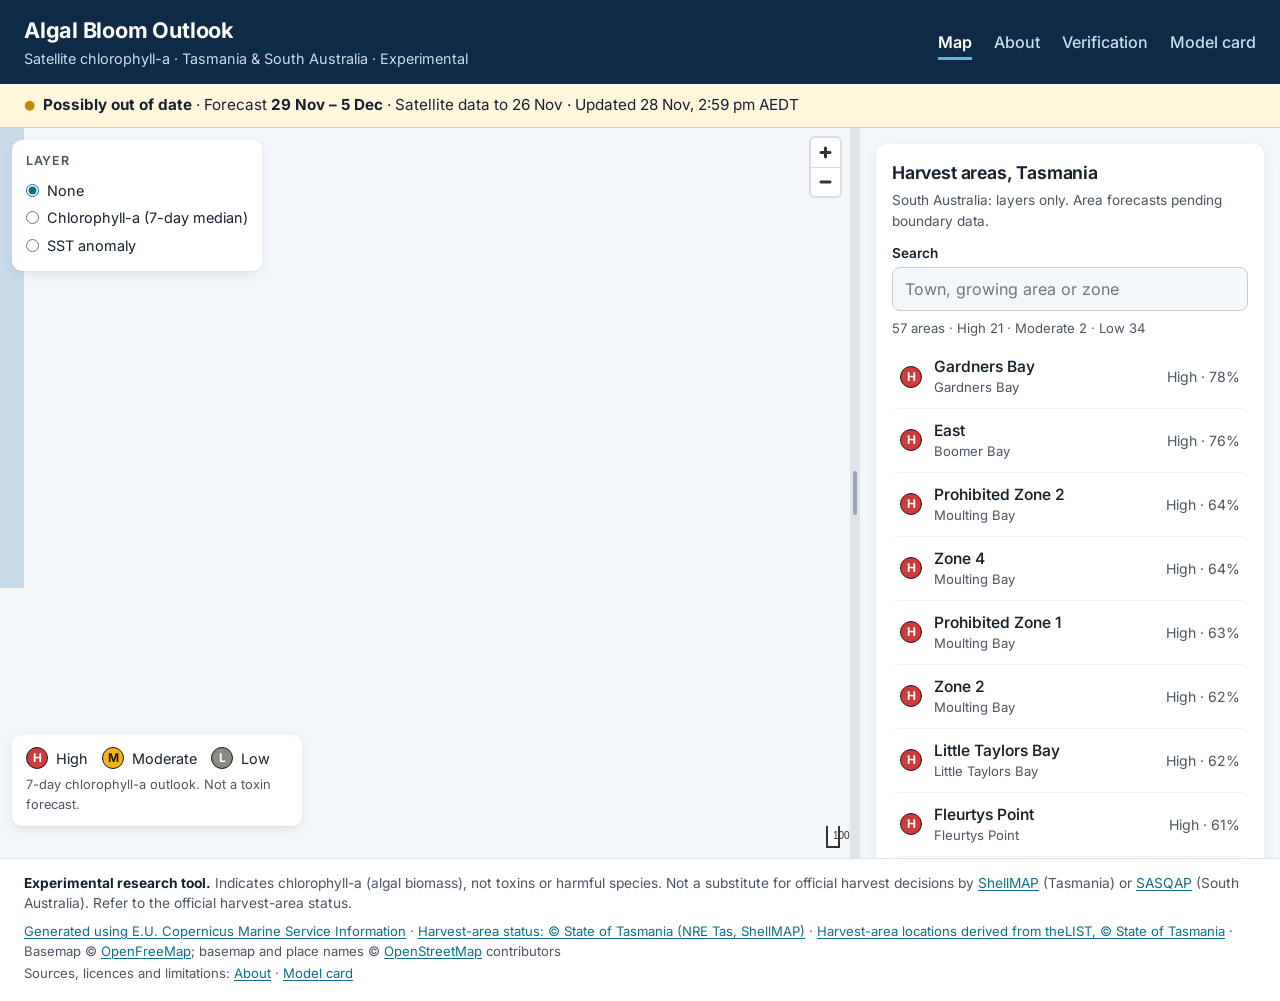
<file: index.html>
<!DOCTYPE html>
<html lang="en-AU">
<head>
  <meta charset="utf-8">
  <meta name="viewport" content="width=device-width, initial-scale=1">
  <title>Algal Bloom Outlook · Tasmania and South Australia (experimental)</title>
  <meta name="description" content="Experimental 7-day satellite chlorophyll-a outlook for Tasmanian shellfish harvest areas. Indicates algal biomass, not toxins. Not a substitute for official harvest decisions.">
  <link rel="stylesheet" href="vendor/maplibre-gl-6.19.0/maplibre-gl.css">
  <link rel="stylesheet" href="vendor/uplot-1.6.32/uPlot.min.css">
  <link rel="stylesheet" href="css/style.css">
</head>
<body>
  <a class="skip-link" href="#area-list-heading">Skip to harvest areas</a>

  <header class="site-header">
    <div class="brand">
      <h1>Algal Bloom Outlook</h1>
      <p class="tagline">Satellite chlorophyll-a · Tasmania &amp; South Australia · Experimental</p>
    </div>
    <nav aria-label="Site">
      <a href="./" aria-current="page">Map</a>
      <a href="about.html">About</a>
      <a href="verification.html">Verification</a>
      <a href="model-card.html">Model card</a>
    </nav>
  </header>

  <!-- Data freshness. Filled by js/main.js; announced to screen readers when it changes. -->
  <div id="status-banner" class="banner" role="status" aria-live="polite">Loading forecast…</div>

  <main class="layout">
    <section class="map-wrap" aria-label="Map">
      <div id="map" class="map" role="region" aria-label="Map of harvest areas. Keyboard users: use the harvest area list."></div>

      <form class="layer-control" id="layer-control" aria-label="Map layers">
        <fieldset>
          <legend>Layer</legend>
          <label><input type="radio" name="layer" value="none" checked> None</label>
          <label><input type="radio" name="layer" value="chl"> Chlorophyll-a (7-day median)</label>
          <label><input type="radio" name="layer" value="sst_anomaly"> SST anomaly</label>
        </fieldset>
        <div id="layer-legend" class="layer-legend" aria-live="polite"></div>
      </form>

      <div class="tier-key" aria-label="Outlook tier key">
        <span class="tier-dot tier-High" aria-hidden="true">H</span> High
        <span class="tier-dot tier-Moderate" aria-hidden="true">M</span> Moderate
        <span class="tier-dot tier-Low" aria-hidden="true">L</span> Low
        <span class="key-note">7-day chlorophyll-a outlook. Not a toxin forecast.</span>
      </div>
    </section>

    <!-- Drag (or use the arrow keys) to change how much room the map and the panel get. -->
    <div class="resizer" role="separator" aria-orientation="vertical" tabindex="0"
      aria-label="Resize panel (left and right arrow keys)" title="Drag to resize · double-click to reset"></div>

    <aside class="sidebar" aria-label="Areas and details">
      <!-- Details of the selected area (js/panel.js). Hidden until an area is chosen. -->
      <section id="panel" class="panel" hidden tabindex="-1" aria-labelledby="panel-title"></section>

      <section class="area-list" aria-labelledby="area-list-heading">
        <h2 id="area-list-heading" tabindex="-1">Harvest areas, Tasmania</h2>
        <p class="region-note">South Australia: layers only. Area forecasts pending boundary data.</p>
        <label class="search-label" for="area-search">Search</label>
        <input id="area-search" type="search" placeholder="Town, growing area or zone" autocomplete="off">
        <!-- Harvest areas near a searched town (js/places.js). Hidden until a town matches. -->
        <div id="place-results" class="place-results" hidden aria-live="polite"></div>
        <p id="area-count" class="area-count" aria-live="polite"></p>
        <ul id="area-items" class="area-items"></ul>
      </section>
    </aside>
  </main>

  <footer class="site-footer">
    <!-- Official links: verified in docs/data_sources.md (ShellMAP page: the old Growing-and-Harvest-Areas.aspx URL redirects here, HTTP 200 on 2026-11-19;
         the PIRSA page blocks scripts, URL from Phase 0 search). -->
    <p class="disclaimer" id="disclaimer">
      <strong>Experimental research tool.</strong> Indicates chlorophyll-a (algal biomass), not toxins or
      harmful species. Not a substitute for official harvest decisions by
      <a href="https://nre.tas.gov.au/aquaculture/shellmap/growing-and-harvest-areas" rel="noopener">ShellMAP</a> (Tasmania) or
      <a href="https://pir.sa.gov.au/fishing-and-aquaculture/seafood-quality-and-safety/shellfish-sasqap/harvesting-statuses" rel="noopener">SASQAP</a> (South Australia).
      Refer to the official harvest-area status.
    </p>
    <p id="attribution">Loading data sources…</p>
    <p>Sources, licences and limitations: <a href="about.html">About</a> · <a href="model-card.html">Model card</a></p>
  </footer>

  <script type="module" src="js/main.js"></script>
</body>
</html>
</file>
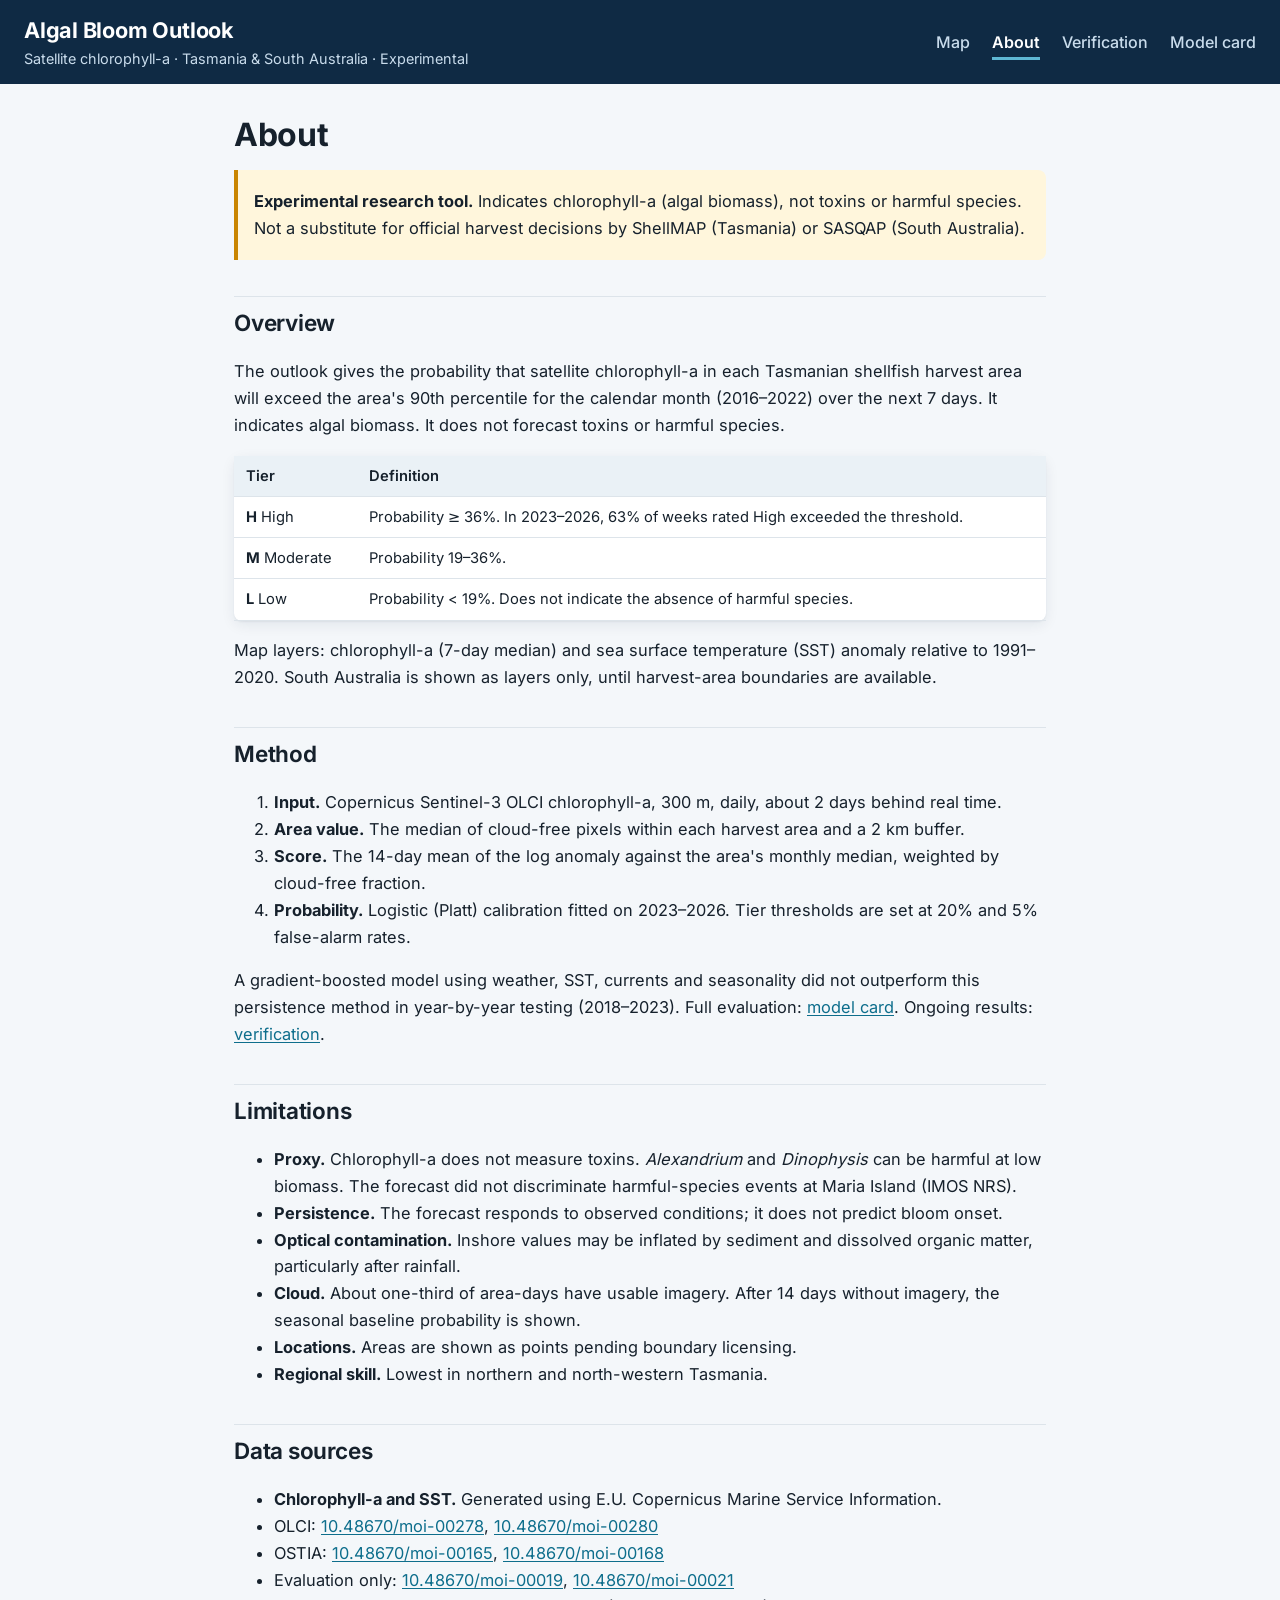
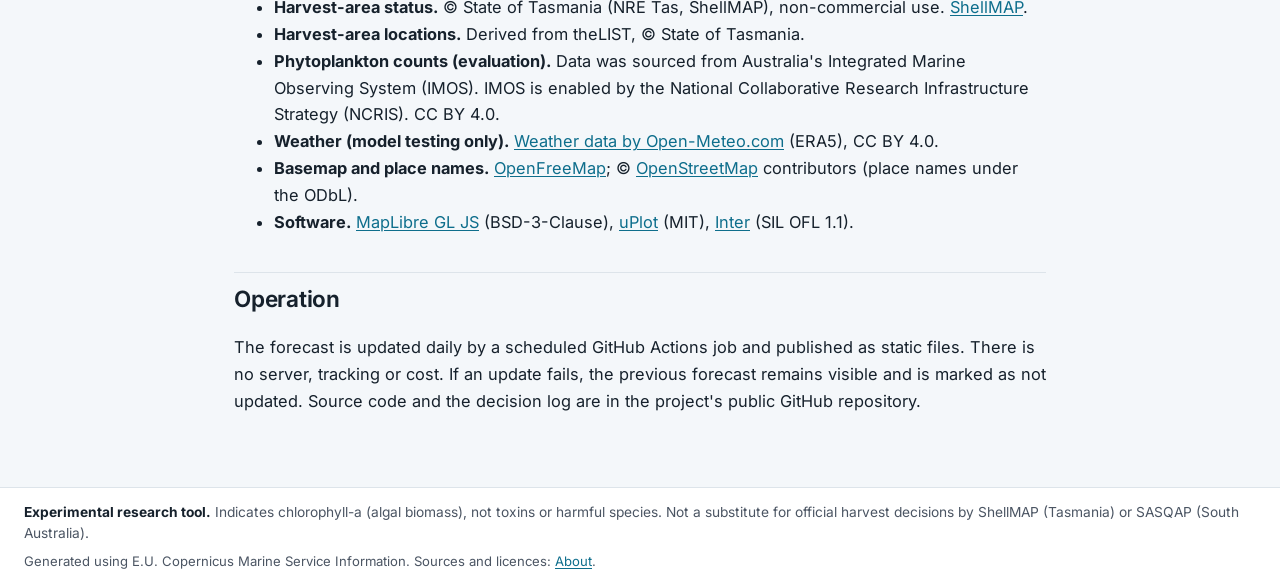
<file: about.html>
<!DOCTYPE html>
<html lang="en-AU">
<head>
  <meta charset="utf-8">
  <meta name="viewport" content="width=device-width, initial-scale=1">
  <title>About: Algal Bloom Outlook (experimental)</title>
  <link rel="stylesheet" href="css/style.css">
</head>
<body>
  <a class="skip-link" href="#content">Skip to content</a>
  <header class="site-header">
    <div class="brand">
      <h1>Algal Bloom Outlook</h1>
      <p class="tagline">Satellite chlorophyll-a · Tasmania &amp; South Australia · Experimental</p>
    </div>
    <nav aria-label="Site">
      <a href="./">Map</a>
      <a href="about.html" aria-current="page">About</a>
      <a href="verification.html">Verification</a>
      <a href="model-card.html">Model card</a>
    </nav>
  </header>
  <main id="content" class="doc">
<h1>About</h1>
<blockquote>
<p><strong>Experimental research tool.</strong> Indicates chlorophyll-a (algal biomass), not toxins or harmful species. Not a substitute for official harvest decisions by ShellMAP (Tasmania) or SASQAP (South Australia).</p>
</blockquote>
<h2>Overview</h2>
<p>The outlook gives the probability that satellite chlorophyll-a in each Tasmanian shellfish harvest area will exceed the area's 90th percentile for the calendar month (2016–2022) over the next 7 days. It indicates algal biomass. It does not forecast toxins or harmful species.</p>
<table>
<thead>
<tr>
<th>Tier</th>
<th>Definition</th>
</tr>
</thead>
<tbody>
<tr>
<td><strong>H</strong> High</td>
<td>Probability ≥ 36%. In 2023–2026, 63% of weeks rated High exceeded the threshold.</td>
</tr>
<tr>
<td><strong>M</strong> Moderate</td>
<td>Probability 19–36%.</td>
</tr>
<tr>
<td><strong>L</strong> Low</td>
<td>Probability &lt; 19%. Does not indicate the absence of harmful species.</td>
</tr>
</tbody>
</table>
<p>Map layers: chlorophyll-a (7-day median) and sea surface temperature (SST) anomaly relative to 1991–2020. South Australia is shown as layers only, until harvest-area boundaries are available.</p>
<h2>Method</h2>
<ol>
<li><strong>Input.</strong> Copernicus Sentinel-3 OLCI chlorophyll-a, 300 m, daily, about 2 days behind real time.</li>
<li><strong>Area value.</strong> The median of cloud-free pixels within each harvest area and a 2 km buffer.</li>
<li><strong>Score.</strong> The 14-day mean of the log anomaly against the area's monthly median, weighted by cloud-free fraction.</li>
<li><strong>Probability.</strong> Logistic (Platt) calibration fitted on 2023–2026. Tier thresholds are set at 20% and 5% false-alarm rates.</li>
</ol>
<p>A gradient-boosted model using weather, SST, currents and seasonality did not outperform this persistence method in year-by-year testing (2018–2023). Full evaluation: <a href="model-card.html">model card</a>. Ongoing results: <a href="verification.html">verification</a>.</p>
<h2>Limitations</h2>
<ul>
<li><strong>Proxy.</strong> Chlorophyll-a does not measure toxins. <em>Alexandrium</em> and <em>Dinophysis</em> can be harmful at low biomass. The forecast did not discriminate harmful-species events at Maria Island (IMOS NRS).</li>
<li><strong>Persistence.</strong> The forecast responds to observed conditions; it does not predict bloom onset.</li>
<li><strong>Optical contamination.</strong> Inshore values may be inflated by sediment and dissolved organic matter, particularly after rainfall.</li>
<li><strong>Cloud.</strong> About one-third of area-days have usable imagery. After 14 days without imagery, the seasonal baseline probability is shown.</li>
<li><strong>Locations.</strong> Areas are shown as points pending boundary licensing.</li>
<li><strong>Regional skill.</strong> Lowest in northern and north-western Tasmania.</li>
</ul>
<h2>Data sources</h2>
<ul>
<li><strong>Chlorophyll-a and SST.</strong> Generated using E.U. Copernicus Marine Service Information.</li>
<li>OLCI: <a href="https://doi.org/10.48670/moi-00278">10.48670/moi-00278</a>, <a href="https://doi.org/10.48670/moi-00280">10.48670/moi-00280</a></li>
<li>OSTIA: <a href="https://doi.org/10.48670/moi-00165">10.48670/moi-00165</a>, <a href="https://doi.org/10.48670/moi-00168">10.48670/moi-00168</a></li>
<li>Evaluation only: <a href="https://doi.org/10.48670/moi-00019">10.48670/moi-00019</a>, <a href="https://doi.org/10.48670/moi-00021">10.48670/moi-00021</a></li>
<li><strong>Harvest-area status.</strong> © State of Tasmania (NRE Tas, ShellMAP), non-commercial use. <a href="https://nre.tas.gov.au/aquaculture/shellmap/growing-and-harvest-areas">ShellMAP</a>.</li>
<li><strong>Harvest-area locations.</strong> Derived from theLIST, © State of Tasmania.</li>
<li><strong>Phytoplankton counts (evaluation).</strong> Data was sourced from Australia's Integrated Marine Observing System (IMOS). IMOS is enabled by the National Collaborative Research Infrastructure Strategy (NCRIS). CC BY 4.0.</li>
<li><strong>Weather (model testing only).</strong> <a href="https://open-meteo.com/">Weather data by Open-Meteo.com</a> (ERA5), CC BY 4.0.</li>
<li><strong>Basemap and place names.</strong> <a href="https://openfreemap.org">OpenFreeMap</a>; © <a href="https://www.openstreetmap.org/copyright">OpenStreetMap</a> contributors (place names under the ODbL).</li>
<li><strong>Software.</strong> <a href="https://maplibre.org">MapLibre GL JS</a> (BSD-3-Clause), <a href="https://github.com/leeoniya/uPlot">uPlot</a> (MIT), <a href="https://rsms.me/inter/">Inter</a> (SIL OFL 1.1).</li>
</ul>
<h2>Operation</h2>
<p>The forecast is updated daily by a scheduled GitHub Actions job and published as static files. There is no server, tracking or cost. If an update fails, the previous forecast remains visible and is marked as not updated. Source code and the decision log are in the project's public GitHub repository.</p>
  </main>
  <footer class="site-footer">
    <p class="disclaimer"><strong>Experimental research tool.</strong> Indicates chlorophyll-a
    (algal biomass), not toxins or harmful species. Not a substitute for official harvest
    decisions by ShellMAP (Tasmania) or SASQAP (South Australia).</p>
    <p>Generated using E.U. Copernicus Marine Service Information. Sources and licences:
    <a href="about.html">About</a>.</p>
  </footer>
</body>
</html>
</file>
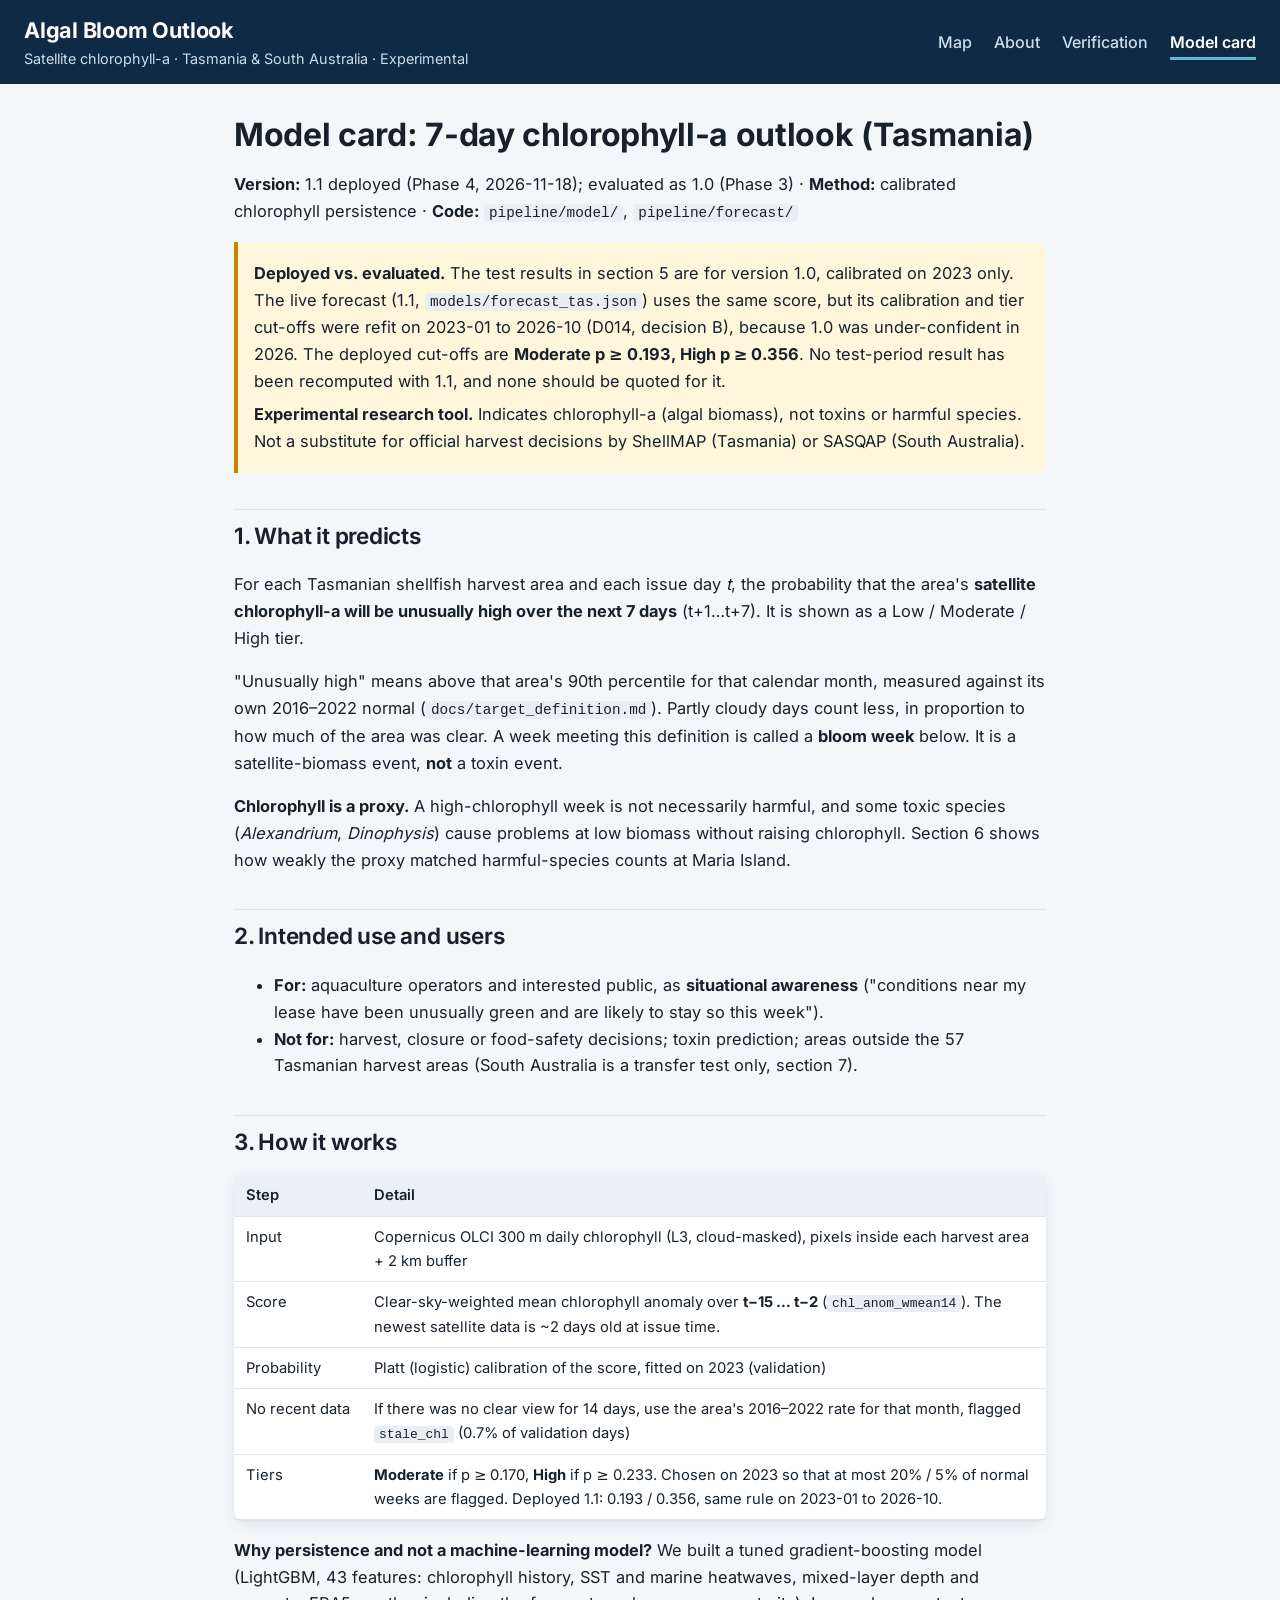
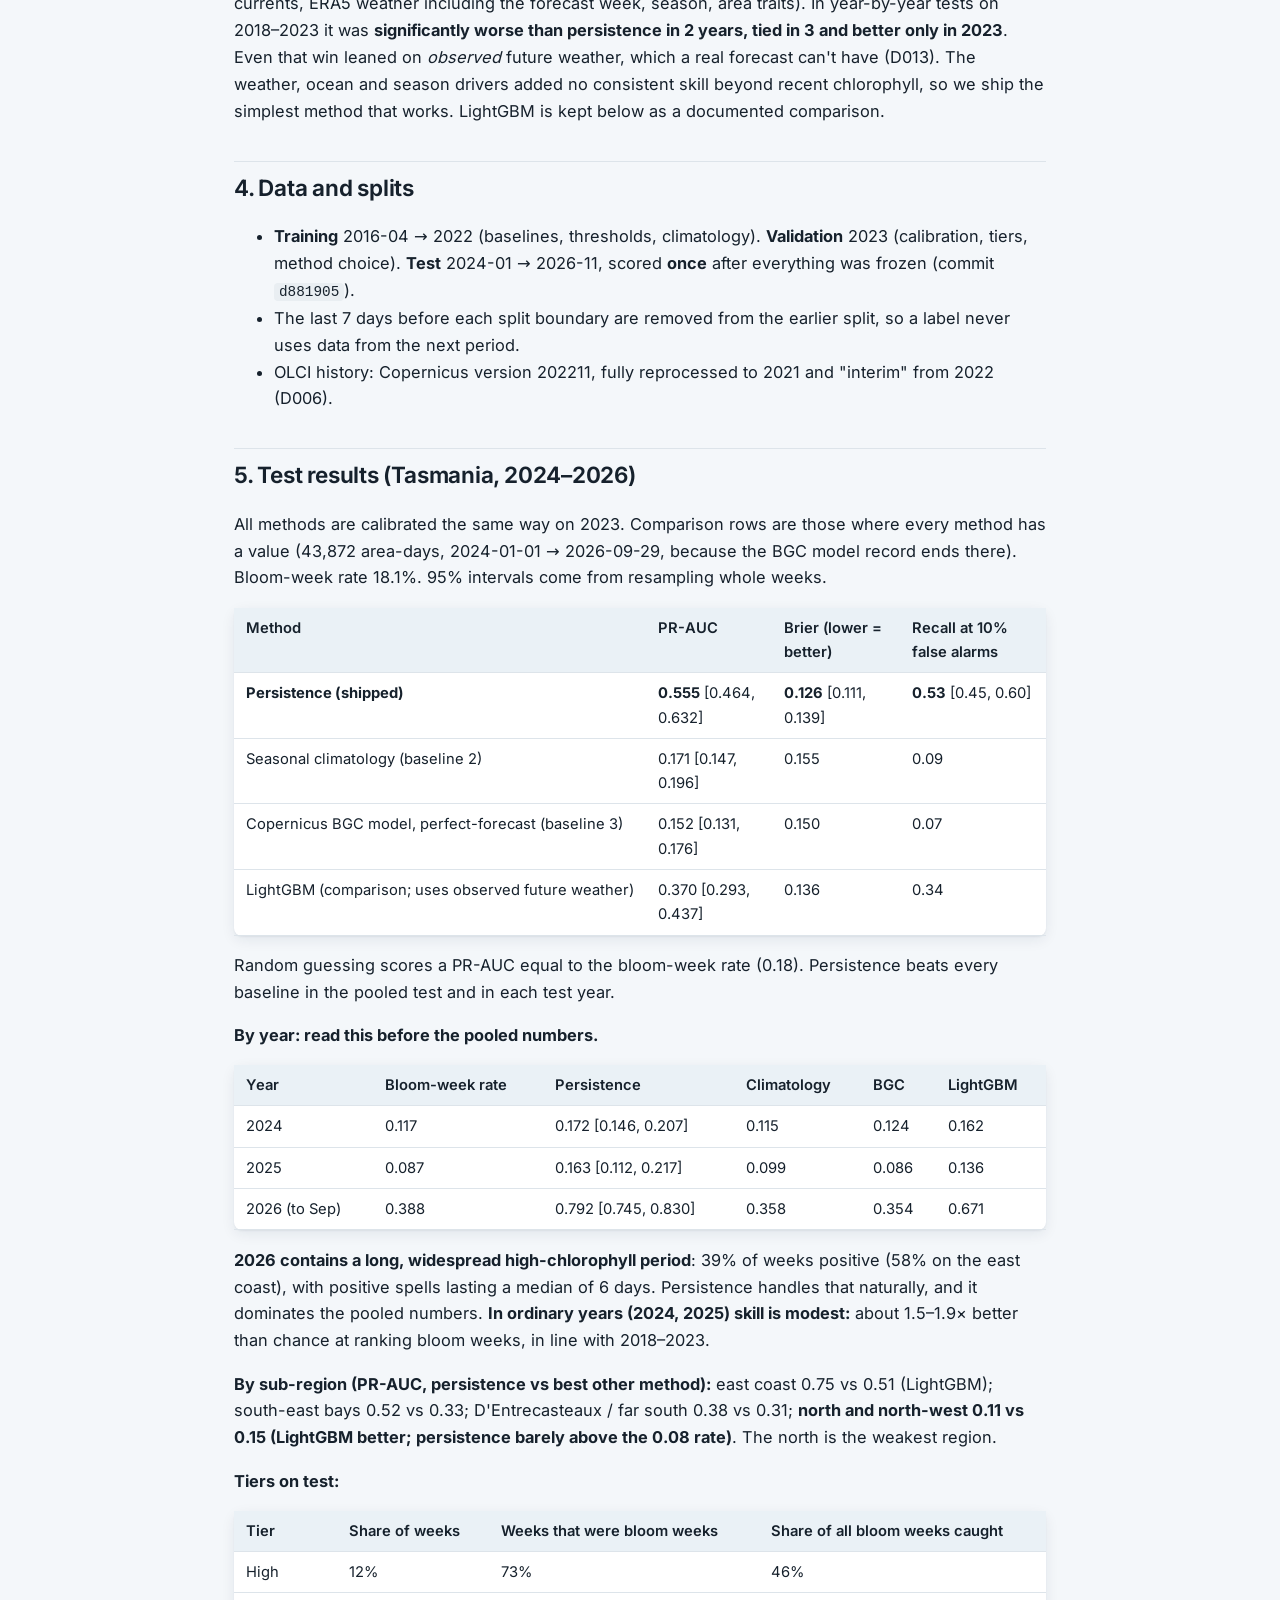
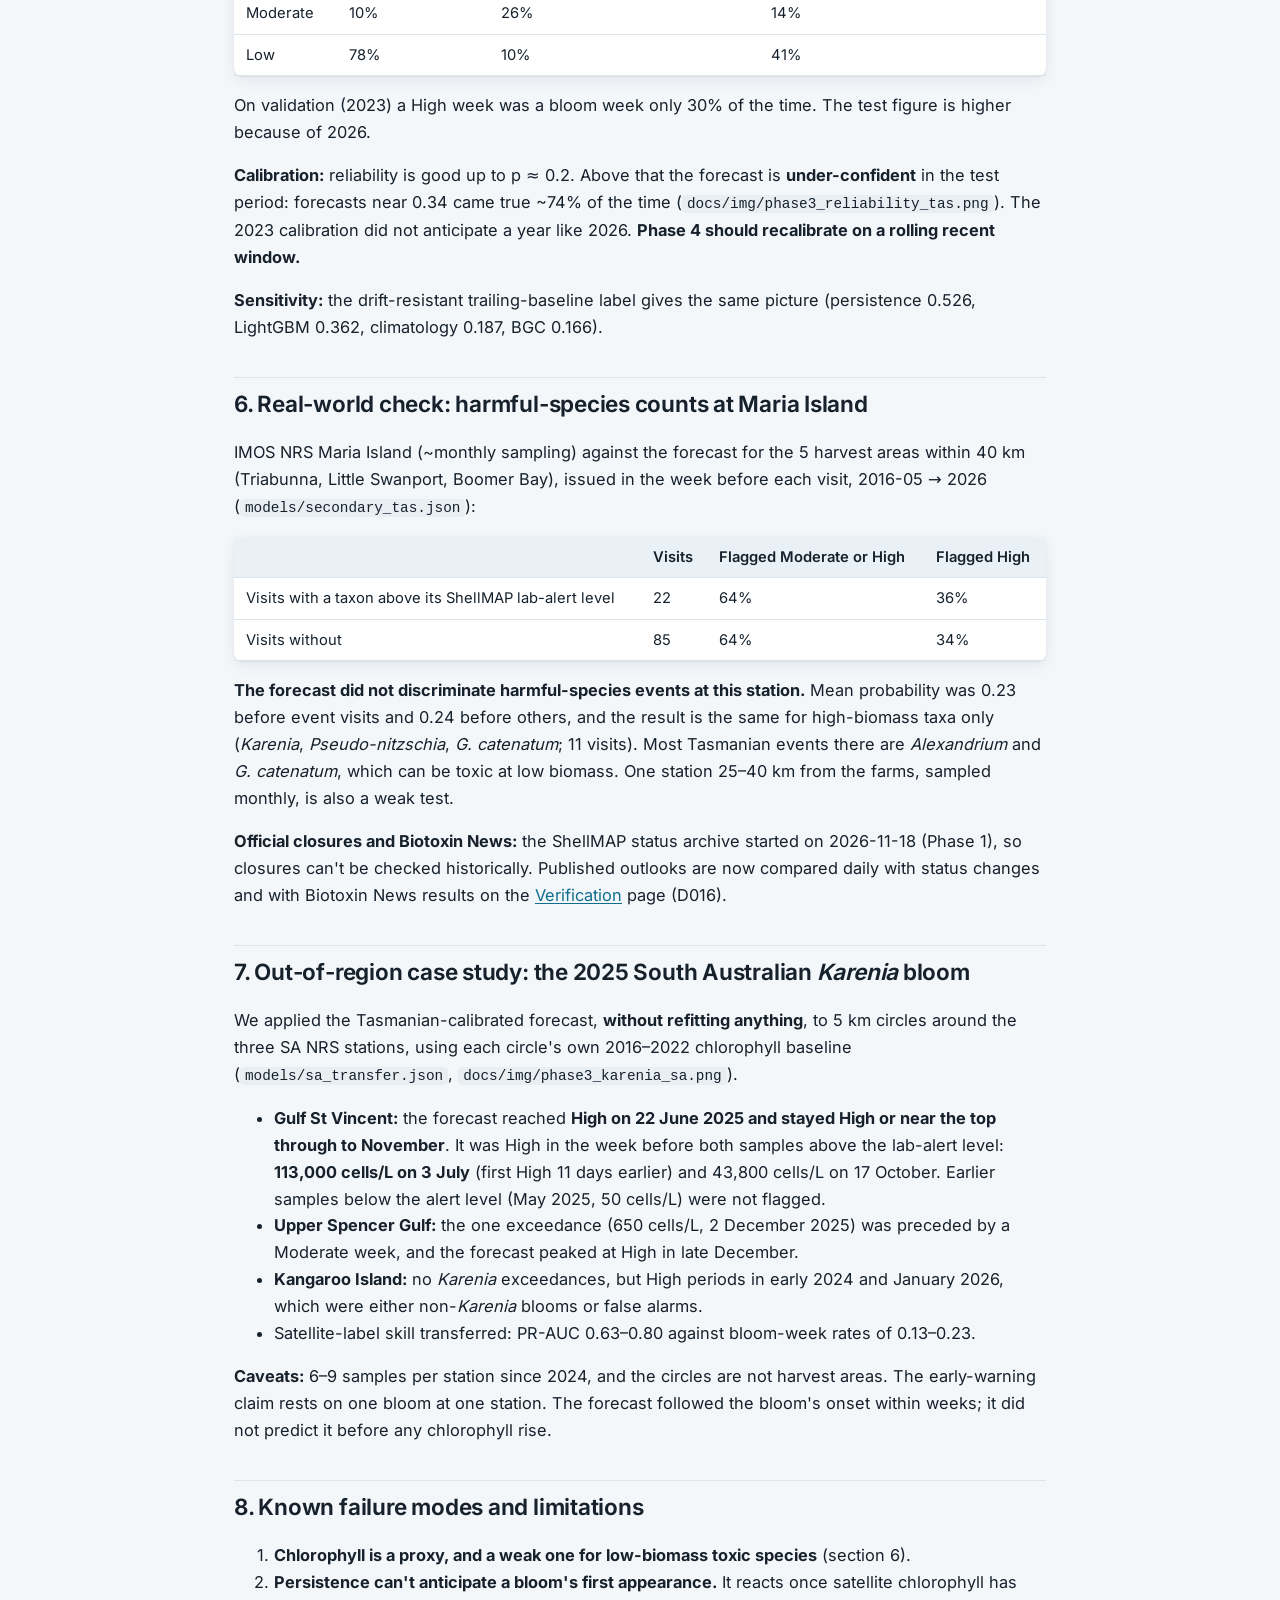
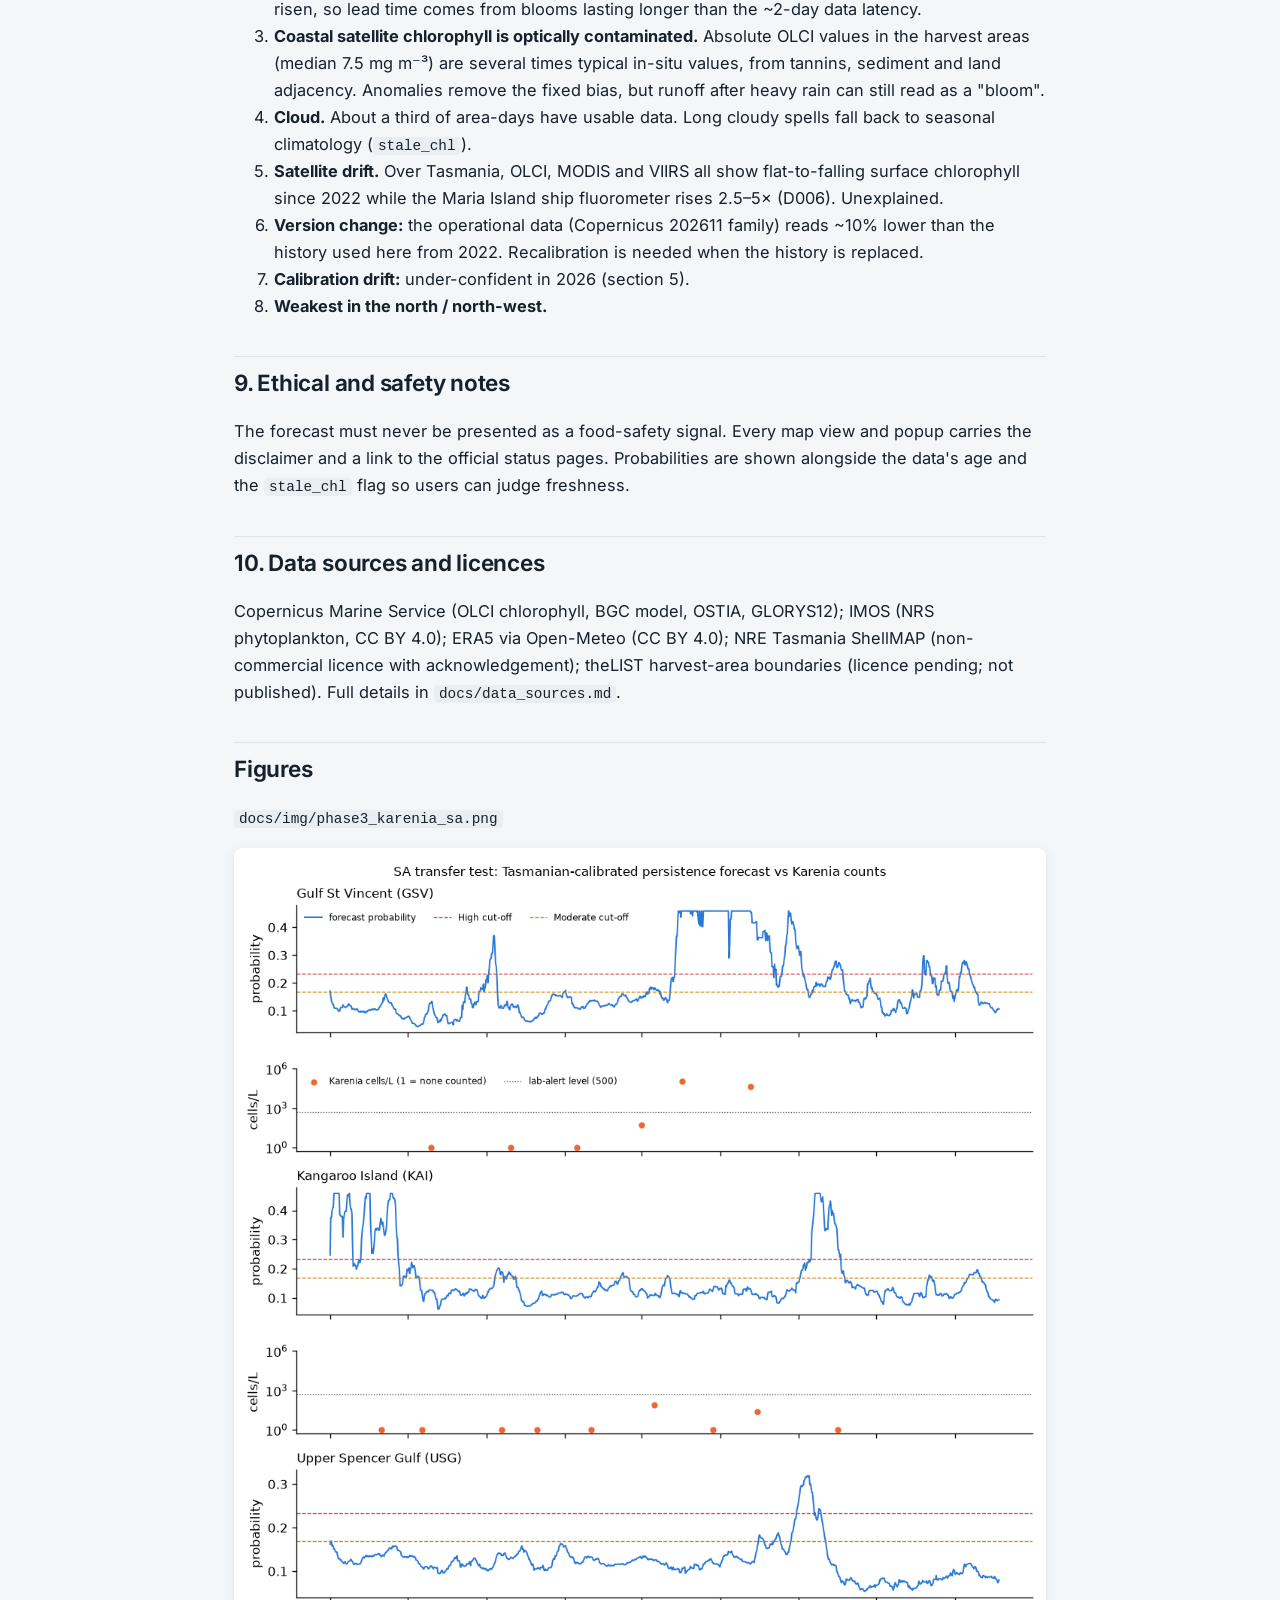
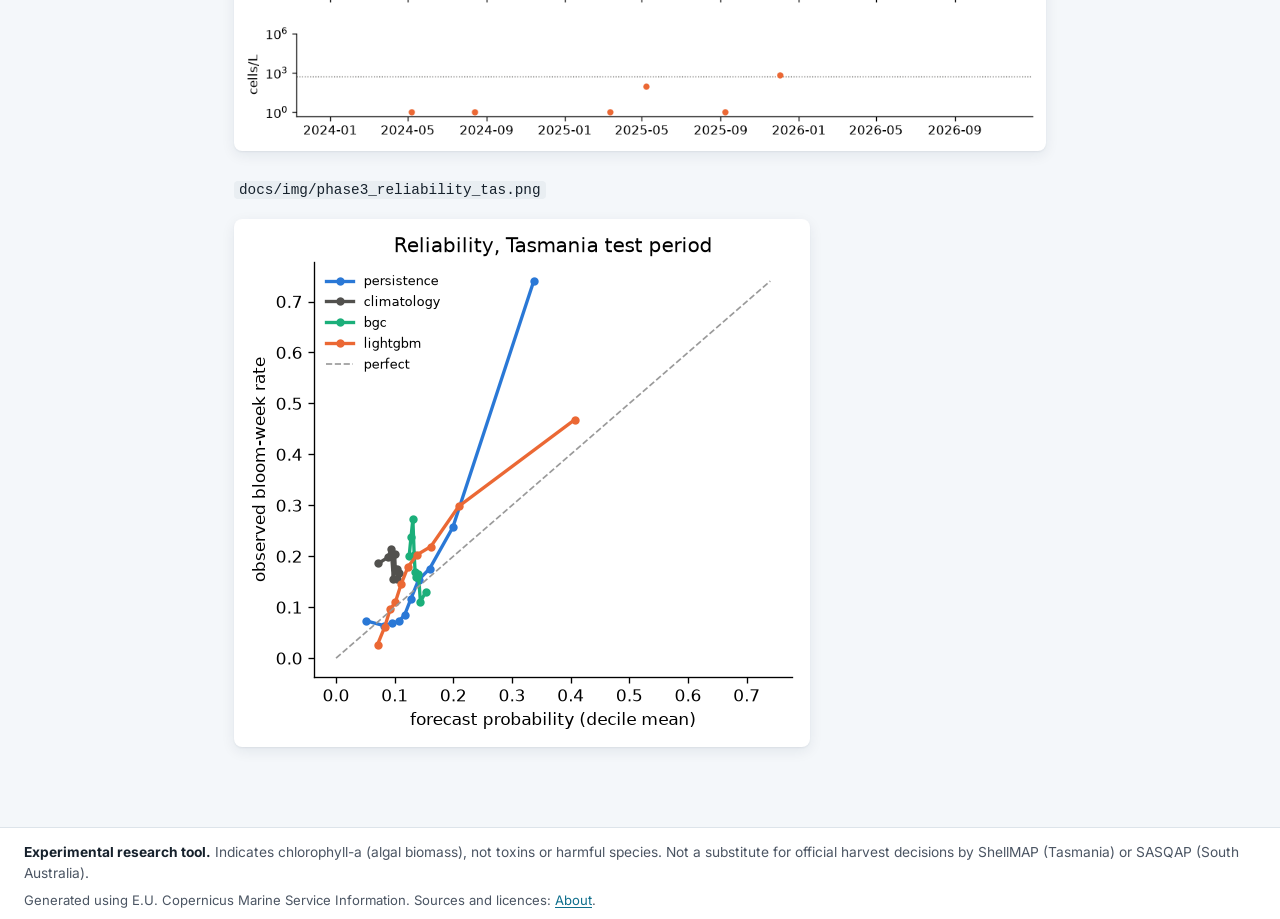
<file: model-card.html>
<!DOCTYPE html>
<html lang="en-AU">
<head>
  <meta charset="utf-8">
  <meta name="viewport" content="width=device-width, initial-scale=1">
  <title>Model card: Algal Bloom Outlook (experimental)</title>
  <link rel="stylesheet" href="css/style.css">
</head>
<body>
  <a class="skip-link" href="#content">Skip to content</a>
  <header class="site-header">
    <div class="brand">
      <h1>Algal Bloom Outlook</h1>
      <p class="tagline">Satellite chlorophyll-a · Tasmania &amp; South Australia · Experimental</p>
    </div>
    <nav aria-label="Site">
      <a href="./">Map</a>
      <a href="about.html">About</a>
      <a href="verification.html">Verification</a>
      <a href="model-card.html" aria-current="page">Model card</a>
    </nav>
  </header>
  <main id="content" class="doc">
<h1>Model card: 7-day chlorophyll-a outlook (Tasmania)</h1>
<p><strong>Version:</strong> 1.1 deployed (Phase 4, 2026-11-18); evaluated as 1.0 (Phase 3) · <strong>Method:</strong> calibrated chlorophyll persistence · <strong>Code:</strong> <code>pipeline/model/</code>, <code>pipeline/forecast/</code></p>
<blockquote>
<p><strong>Deployed vs. evaluated.</strong> The test results in section 5 are for version 1.0, calibrated on 2023 only. The live forecast (1.1, <code>models/forecast_tas.json</code>) uses the same score, but its calibration and tier cut-offs were refit on 2023-01 to 2026-10 (D014, decision B), because 1.0 was under-confident in 2026. The deployed cut-offs are <strong>Moderate p ≥ 0.193, High p ≥ 0.356</strong>. No test-period result has been recomputed with 1.1, and none should be quoted for it.</p>
<p><strong>Experimental research tool.</strong> Indicates chlorophyll-a (algal biomass), not toxins or harmful species. Not a substitute for official harvest decisions by ShellMAP (Tasmania) or SASQAP (South Australia).</p>
</blockquote>
<h2>1. What it predicts</h2>
<p>For each Tasmanian shellfish harvest area and each issue day <em>t</em>, the probability that the area's <strong>satellite chlorophyll-a will be unusually high over the next 7 days</strong> (t+1…t+7). It is shown as a Low / Moderate / High tier.</p>
<p>"Unusually high" means above that area's 90th percentile for that calendar month, measured against its own 2016–2022 normal (<code>docs/target_definition.md</code>). Partly cloudy days count less, in proportion to how much of the area was clear. A week meeting this definition is called a <strong>bloom week</strong> below. It is a satellite-biomass event, <strong>not</strong> a toxin event.</p>
<p><strong>Chlorophyll is a proxy.</strong> A high-chlorophyll week is not necessarily harmful, and some toxic species (<em>Alexandrium</em>, <em>Dinophysis</em>) cause problems at low biomass without raising chlorophyll. Section 6 shows how weakly the proxy matched harmful-species counts at Maria Island.</p>
<h2>2. Intended use and users</h2>
<ul>
<li><strong>For:</strong> aquaculture operators and interested public, as <strong>situational awareness</strong> ("conditions near my lease have been unusually green and are likely to stay so this week").</li>
<li><strong>Not for:</strong> harvest, closure or food-safety decisions; toxin prediction; areas outside the 57 Tasmanian harvest areas (South Australia is a transfer test only, section 7).</li>
</ul>
<h2>3. How it works</h2>
<table>
<thead>
<tr>
<th>Step</th>
<th>Detail</th>
</tr>
</thead>
<tbody>
<tr>
<td>Input</td>
<td>Copernicus OLCI 300 m daily chlorophyll (L3, cloud-masked), pixels inside each harvest area + 2 km buffer</td>
</tr>
<tr>
<td>Score</td>
<td>Clear-sky-weighted mean chlorophyll anomaly over <strong>t−15 … t−2</strong> (<code>chl_anom_wmean14</code>). The newest satellite data is ~2 days old at issue time.</td>
</tr>
<tr>
<td>Probability</td>
<td>Platt (logistic) calibration of the score, fitted on 2023 (validation)</td>
</tr>
<tr>
<td>No recent data</td>
<td>If there was no clear view for 14 days, use the area's 2016–2022 rate for that month, flagged <code>stale_chl</code> (0.7% of validation days)</td>
</tr>
<tr>
<td>Tiers</td>
<td><strong>Moderate</strong> if p ≥ 0.170, <strong>High</strong> if p ≥ 0.233. Chosen on 2023 so that at most 20% / 5% of normal weeks are flagged. Deployed 1.1: 0.193 / 0.356, same rule on 2023-01 to 2026-10.</td>
</tr>
</tbody>
</table>
<p><strong>Why persistence and not a machine-learning model?</strong> We built a tuned gradient-boosting model (LightGBM, 43 features: chlorophyll history, SST and marine heatwaves, mixed-layer depth and currents, ERA5 weather including the forecast week, season, area traits). In year-by-year tests on 2018–2023 it was <strong>significantly worse than persistence in 2 years, tied in 3 and better only in 2023</strong>. Even that win leaned on <em>observed</em> future weather, which a real forecast can't have (D013). The weather, ocean and season drivers added no consistent skill beyond recent chlorophyll, so we ship the simplest method that works. LightGBM is kept below as a documented comparison.</p>
<h2>4. Data and splits</h2>
<ul>
<li><strong>Training</strong> 2016-04 → 2022 (baselines, thresholds, climatology). <strong>Validation</strong> 2023 (calibration, tiers, method choice). <strong>Test</strong> 2024-01 → 2026-11, scored <strong>once</strong> after everything was frozen (commit <code>d881905</code>).</li>
<li>The last 7 days before each split boundary are removed from the earlier split, so a label never uses data from the next period.</li>
<li>OLCI history: Copernicus version 202211, fully reprocessed to 2021 and "interim" from 2022 (D006).</li>
</ul>
<h2>5. Test results (Tasmania, 2024–2026)</h2>
<p>All methods are calibrated the same way on 2023. Comparison rows are those where every method has a value (43,872 area-days, 2024-01-01 → 2026-09-29, because the BGC model record ends there). Bloom-week rate 18.1%. 95% intervals come from resampling whole weeks.</p>
<table>
<thead>
<tr>
<th>Method</th>
<th>PR-AUC</th>
<th>Brier (lower = better)</th>
<th>Recall at 10% false alarms</th>
</tr>
</thead>
<tbody>
<tr>
<td><strong>Persistence (shipped)</strong></td>
<td><strong>0.555</strong> [0.464, 0.632]</td>
<td><strong>0.126</strong> [0.111, 0.139]</td>
<td><strong>0.53</strong> [0.45, 0.60]</td>
</tr>
<tr>
<td>Seasonal climatology (baseline 2)</td>
<td>0.171 [0.147, 0.196]</td>
<td>0.155</td>
<td>0.09</td>
</tr>
<tr>
<td>Copernicus BGC model, perfect-forecast (baseline 3)</td>
<td>0.152 [0.131, 0.176]</td>
<td>0.150</td>
<td>0.07</td>
</tr>
<tr>
<td>LightGBM (comparison; uses observed future weather)</td>
<td>0.370 [0.293, 0.437]</td>
<td>0.136</td>
<td>0.34</td>
</tr>
</tbody>
</table>
<p>Random guessing scores a PR-AUC equal to the bloom-week rate (0.18). Persistence beats every baseline in the pooled test and in each test year.</p>
<p><strong>By year: read this before the pooled numbers.</strong></p>
<table>
<thead>
<tr>
<th>Year</th>
<th>Bloom-week rate</th>
<th>Persistence</th>
<th>Climatology</th>
<th>BGC</th>
<th>LightGBM</th>
</tr>
</thead>
<tbody>
<tr>
<td>2024</td>
<td>0.117</td>
<td>0.172 [0.146, 0.207]</td>
<td>0.115</td>
<td>0.124</td>
<td>0.162</td>
</tr>
<tr>
<td>2025</td>
<td>0.087</td>
<td>0.163 [0.112, 0.217]</td>
<td>0.099</td>
<td>0.086</td>
<td>0.136</td>
</tr>
<tr>
<td>2026 (to Sep)</td>
<td>0.388</td>
<td>0.792 [0.745, 0.830]</td>
<td>0.358</td>
<td>0.354</td>
<td>0.671</td>
</tr>
</tbody>
</table>
<p><strong>2026 contains a long, widespread high-chlorophyll period</strong>: 39% of weeks positive (58% on the east coast), with positive spells lasting a median of 6 days. Persistence handles that naturally, and it dominates the pooled numbers. <strong>In ordinary years (2024, 2025) skill is modest:</strong> about 1.5–1.9× better than chance at ranking bloom weeks, in line with 2018–2023.</p>
<p><strong>By sub-region (PR-AUC, persistence vs best other method):</strong> east coast 0.75 vs 0.51 (LightGBM); south-east bays 0.52 vs 0.33; D'Entrecasteaux / far south 0.38 vs 0.31; <strong>north and north-west 0.11 vs 0.15 (LightGBM better; persistence barely above the 0.08 rate)</strong>. The north is the weakest region.</p>
<p><strong>Tiers on test:</strong></p>
<table>
<thead>
<tr>
<th>Tier</th>
<th>Share of weeks</th>
<th>Weeks that were bloom weeks</th>
<th>Share of all bloom weeks caught</th>
</tr>
</thead>
<tbody>
<tr>
<td>High</td>
<td>12%</td>
<td>73%</td>
<td>46%</td>
</tr>
<tr>
<td>Moderate</td>
<td>10%</td>
<td>26%</td>
<td>14%</td>
</tr>
<tr>
<td>Low</td>
<td>78%</td>
<td>10%</td>
<td>41%</td>
</tr>
</tbody>
</table>
<p>On validation (2023) a High week was a bloom week only 30% of the time. The test figure is higher because of 2026.</p>
<p><strong>Calibration:</strong> reliability is good up to p ≈ 0.2. Above that the forecast is <strong>under-confident</strong> in the test period: forecasts near 0.34 came true ~74% of the time (<code>docs/img/phase3_reliability_tas.png</code>). The 2023 calibration did not anticipate a year like 2026. <strong>Phase 4 should recalibrate on a rolling recent window.</strong></p>
<p><strong>Sensitivity:</strong> the drift-resistant trailing-baseline label gives the same picture (persistence 0.526, LightGBM 0.362, climatology 0.187, BGC 0.166).</p>
<h2>6. Real-world check: harmful-species counts at Maria Island</h2>
<p>IMOS NRS Maria Island (~monthly sampling) against the forecast for the 5 harvest areas within 40 km (Triabunna, Little Swanport, Boomer Bay), issued in the week before each visit, 2016-05 → 2026 (<code>models/secondary_tas.json</code>):</p>
<table>
<thead>
<tr>
<th></th>
<th>Visits</th>
<th>Flagged Moderate or High</th>
<th>Flagged High</th>
</tr>
</thead>
<tbody>
<tr>
<td>Visits with a taxon above its ShellMAP lab-alert level</td>
<td>22</td>
<td>64%</td>
<td>36%</td>
</tr>
<tr>
<td>Visits without</td>
<td>85</td>
<td>64%</td>
<td>34%</td>
</tr>
</tbody>
</table>
<p><strong>The forecast did not discriminate harmful-species events at this station.</strong> Mean probability was 0.23 before event visits and 0.24 before others, and the result is the same for high-biomass taxa only (<em>Karenia</em>, <em>Pseudo-nitzschia</em>, <em>G. catenatum</em>; 11 visits). Most Tasmanian events there are <em>Alexandrium</em> and <em>G. catenatum</em>, which can be toxic at low biomass. One station 25–40 km from the farms, sampled monthly, is also a weak test.</p>
<p><strong>Official closures and Biotoxin News:</strong> the ShellMAP status archive started on 2026-11-18 (Phase 1), so closures can't be checked historically. Published outlooks are now compared daily with status changes and with Biotoxin News results on the <a href="https://timneoh.github.io/AlgalBloom/verification.html">Verification</a> page (D016).</p>
<h2>7. Out-of-region case study: the 2025 South Australian <em>Karenia</em> bloom</h2>
<p>We applied the Tasmanian-calibrated forecast, <strong>without refitting anything</strong>, to 5 km circles around the three SA NRS stations, using each circle's own 2016–2022 chlorophyll baseline (<code>models/sa_transfer.json</code>, <code>docs/img/phase3_karenia_sa.png</code>).</p>
<ul>
<li><strong>Gulf St Vincent:</strong> the forecast reached <strong>High on 22 June 2025 and stayed High or near the top through to November</strong>. It was High in the week before both samples above the lab-alert level: <strong>113,000 cells/L on 3 July</strong> (first High 11 days earlier) and 43,800 cells/L on 17 October. Earlier samples below the alert level (May 2025, 50 cells/L) were not flagged.</li>
<li><strong>Upper Spencer Gulf:</strong> the one exceedance (650 cells/L, 2 December 2025) was preceded by a Moderate week, and the forecast peaked at High in late December.</li>
<li><strong>Kangaroo Island:</strong> no <em>Karenia</em> exceedances, but High periods in early 2024 and January 2026, which were either non-<em>Karenia</em> blooms or false alarms.</li>
<li>Satellite-label skill transferred: PR-AUC 0.63–0.80 against bloom-week rates of 0.13–0.23.</li>
</ul>
<p><strong>Caveats:</strong> 6–9 samples per station since 2024, and the circles are not harvest areas. The early-warning claim rests on one bloom at one station. The forecast followed the bloom's onset within weeks; it did not predict it before any chlorophyll rise.</p>
<h2>8. Known failure modes and limitations</h2>
<ol>
<li><strong>Chlorophyll is a proxy, and a weak one for low-biomass toxic species</strong> (section 6).</li>
<li><strong>Persistence can't anticipate a bloom's first appearance.</strong> It reacts once satellite chlorophyll has risen, so lead time comes from blooms lasting longer than the ~2-day data latency.</li>
<li><strong>Coastal satellite chlorophyll is optically contaminated.</strong> Absolute OLCI values in the harvest areas (median 7.5 mg m⁻³) are several times typical in-situ values, from tannins, sediment and land adjacency. Anomalies remove the fixed bias, but runoff after heavy rain can still read as a "bloom".</li>
<li><strong>Cloud.</strong> About a third of area-days have usable data. Long cloudy spells fall back to seasonal climatology (<code>stale_chl</code>).</li>
<li><strong>Satellite drift.</strong> Over Tasmania, OLCI, MODIS and VIIRS all show flat-to-falling surface chlorophyll since 2022 while the Maria Island ship fluorometer rises 2.5–5× (D006). Unexplained.</li>
<li><strong>Version change:</strong> the operational data (Copernicus 202611 family) reads ~10% lower than the history used here from 2022. Recalibration is needed when the history is replaced.</li>
<li><strong>Calibration drift:</strong> under-confident in 2026 (section 5).</li>
<li><strong>Weakest in the north / north-west.</strong></li>
</ol>
<h2>9. Ethical and safety notes</h2>
<p>The forecast must never be presented as a food-safety signal. Every map view and popup carries the disclaimer and a link to the official status pages. Probabilities are shown alongside the data's age and the <code>stale_chl</code> flag so users can judge freshness.</p>
<h2>10. Data sources and licences</h2>
<p>Copernicus Marine Service (OLCI chlorophyll, BGC model, OSTIA, GLORYS12); IMOS (NRS phytoplankton, CC BY 4.0); ERA5 via Open-Meteo (CC BY 4.0); NRE Tasmania ShellMAP (non-commercial licence with acknowledgement); theLIST harvest-area boundaries (licence pending; not published). Full details in <code>docs/data_sources.md</code>.</p>
<h2>Figures</h2>
<p><code>docs/img/phase3_karenia_sa.png</code></p>
<p><img alt="phase3 karenia sa" src="img/phase3_karenia_sa.png" /></p>
<p><code>docs/img/phase3_reliability_tas.png</code></p>
<p><img alt="phase3 reliability tas" src="img/phase3_reliability_tas.png" /></p>
  </main>
  <footer class="site-footer">
    <p class="disclaimer"><strong>Experimental research tool.</strong> Indicates chlorophyll-a
    (algal biomass), not toxins or harmful species. Not a substitute for official harvest
    decisions by ShellMAP (Tasmania) or SASQAP (South Australia).</p>
    <p>Generated using E.U. Copernicus Marine Service Information. Sources and licences:
    <a href="about.html">About</a>.</p>
  </footer>
</body>
</html>
</file>
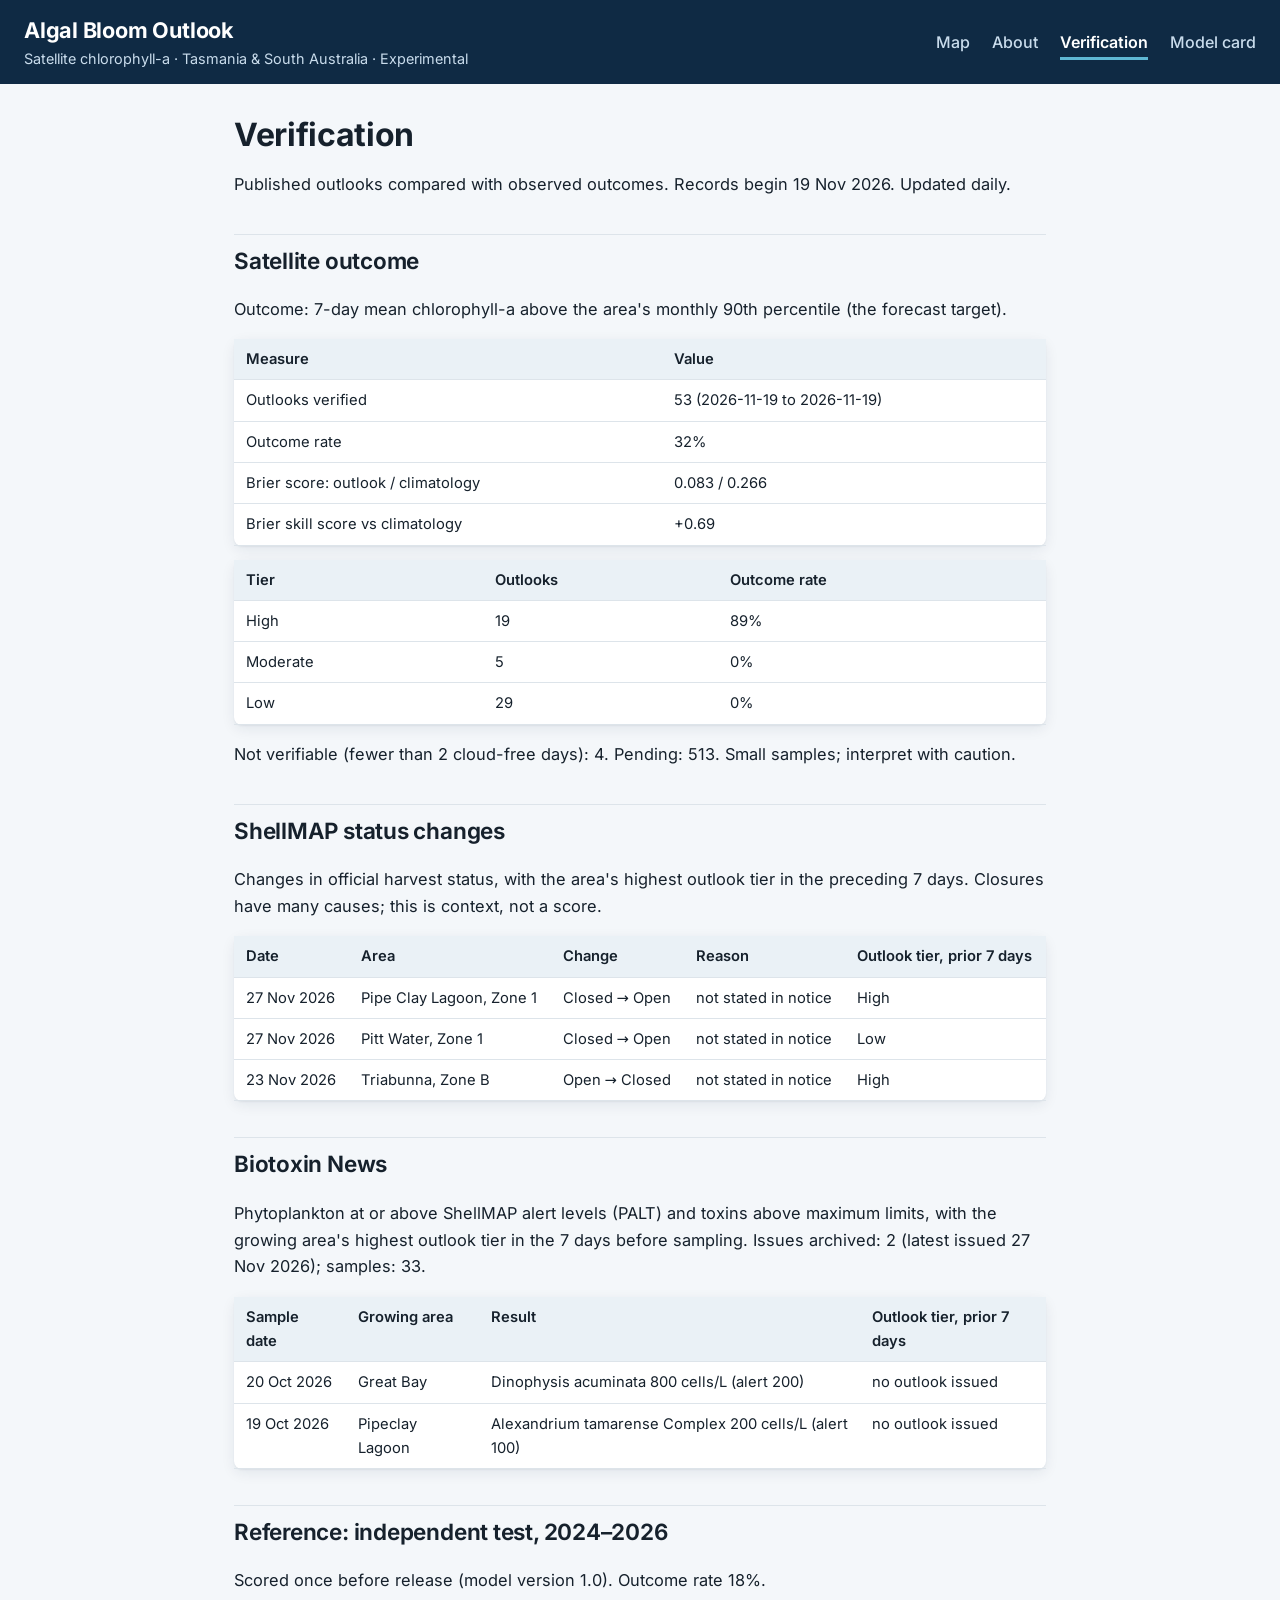
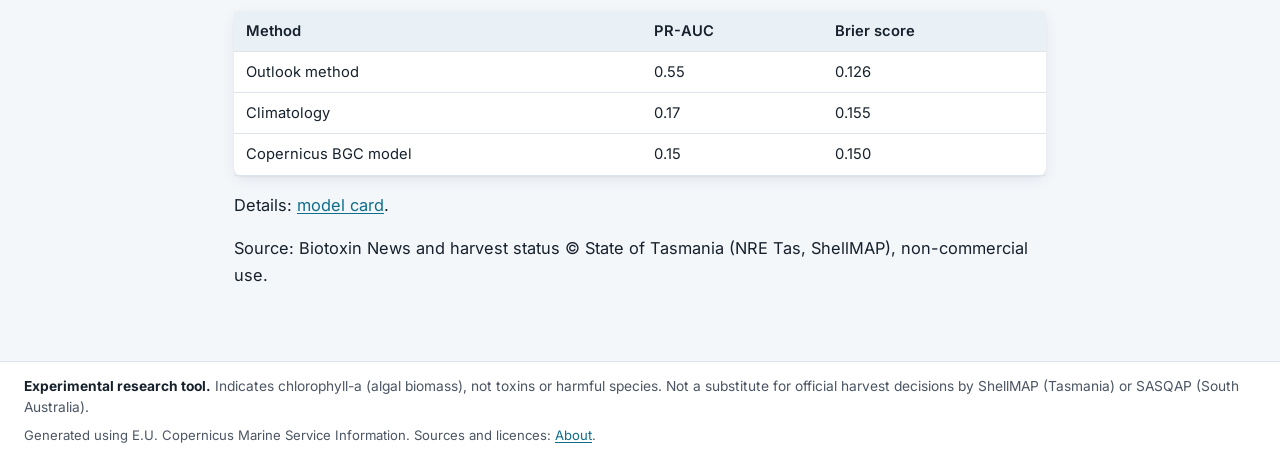
<file: verification.html>
<!DOCTYPE html>
<html lang="en-AU">
<head>
  <meta charset="utf-8">
  <meta name="viewport" content="width=device-width, initial-scale=1">
  <title>Verification: Algal Bloom Outlook (experimental)</title>
  <link rel="stylesheet" href="css/style.css">
</head>
<body>
  <a class="skip-link" href="#content">Skip to content</a>
  <header class="site-header">
    <div class="brand">
      <h1>Algal Bloom Outlook</h1>
      <p class="tagline">Satellite chlorophyll-a · Tasmania &amp; South Australia · Experimental</p>
    </div>
    <nav aria-label="Site">
      <a href="./">Map</a>
      <a href="about.html">About</a>
      <a href="verification.html" aria-current="page">Verification</a>
      <a href="model-card.html">Model card</a>
    </nav>
  </header>
  <main id="content" class="doc">
<h1>Verification</h1>
<p>Published outlooks compared with observed outcomes. Records begin 19 Nov 2026. Updated daily.</p>
<h2>Satellite outcome</h2>
<p>Outcome: 7-day mean chlorophyll-a above the area's monthly 90th percentile (the forecast target).</p>
<table>
<thead>
<tr>
<th>Measure</th>
<th>Value</th>
</tr>
</thead>
<tbody>
<tr>
<td>Outlooks verified</td>
<td>53 (2026-11-19 to 2026-11-19)</td>
</tr>
<tr>
<td>Outcome rate</td>
<td>32%</td>
</tr>
<tr>
<td>Brier score: outlook / climatology</td>
<td>0.083 / 0.266</td>
</tr>
<tr>
<td>Brier skill score vs climatology</td>
<td>+0.69</td>
</tr>
</tbody>
</table>
<table>
<thead>
<tr>
<th>Tier</th>
<th>Outlooks</th>
<th>Outcome rate</th>
</tr>
</thead>
<tbody>
<tr>
<td>High</td>
<td>19</td>
<td>89%</td>
</tr>
<tr>
<td>Moderate</td>
<td>5</td>
<td>0%</td>
</tr>
<tr>
<td>Low</td>
<td>29</td>
<td>0%</td>
</tr>
</tbody>
</table>
<p>Not verifiable (fewer than 2 cloud-free days): 4. Pending: 513. Small samples; interpret with caution.</p>
<h2>ShellMAP status changes</h2>
<p>Changes in official harvest status, with the area's highest outlook tier in the preceding 7 days. Closures have many causes; this is context, not a score.</p>
<table>
<thead>
<tr>
<th>Date</th>
<th>Area</th>
<th>Change</th>
<th>Reason</th>
<th>Outlook tier, prior 7 days</th>
</tr>
</thead>
<tbody>
<tr>
<td>27 Nov 2026</td>
<td>Pipe Clay Lagoon, Zone 1</td>
<td>Closed → Open</td>
<td>not stated in notice</td>
<td>High</td>
</tr>
<tr>
<td>27 Nov 2026</td>
<td>Pitt Water, Zone 1</td>
<td>Closed → Open</td>
<td>not stated in notice</td>
<td>Low</td>
</tr>
<tr>
<td>23 Nov 2026</td>
<td>Triabunna, Zone B</td>
<td>Open → Closed</td>
<td>not stated in notice</td>
<td>High</td>
</tr>
</tbody>
</table>
<h2>Biotoxin News</h2>
<p>Phytoplankton at or above ShellMAP alert levels (PALT) and toxins above maximum limits, with the growing area's highest outlook tier in the 7 days before sampling.
Issues archived: 2 (latest issued 27 Nov 2026); samples: 33.</p>
<table>
<thead>
<tr>
<th>Sample date</th>
<th>Growing area</th>
<th>Result</th>
<th>Outlook tier, prior 7 days</th>
</tr>
</thead>
<tbody>
<tr>
<td>20 Oct 2026</td>
<td>Great Bay</td>
<td>Dinophysis acuminata 800 cells/L (alert 200)</td>
<td>no outlook issued</td>
</tr>
<tr>
<td>19 Oct 2026</td>
<td>Pipeclay Lagoon</td>
<td>Alexandrium tamarense Complex 200 cells/L (alert 100)</td>
<td>no outlook issued</td>
</tr>
</tbody>
</table>
<h2>Reference: independent test, 2024–2026</h2>
<p>Scored once before release (model version 1.0). Outcome rate 18%.</p>
<table>
<thead>
<tr>
<th>Method</th>
<th>PR-AUC</th>
<th>Brier score</th>
</tr>
</thead>
<tbody>
<tr>
<td>Outlook method</td>
<td>0.55</td>
<td>0.126</td>
</tr>
<tr>
<td>Climatology</td>
<td>0.17</td>
<td>0.155</td>
</tr>
<tr>
<td>Copernicus BGC model</td>
<td>0.15</td>
<td>0.150</td>
</tr>
</tbody>
</table>
<p>Details: <a href="model-card.html">model card</a>.</p>
<p>Source: Biotoxin News and harvest status © State of Tasmania (NRE Tas, ShellMAP), non-commercial use.</p>
  </main>
  <footer class="site-footer">
    <p class="disclaimer"><strong>Experimental research tool.</strong> Indicates chlorophyll-a
    (algal biomass), not toxins or harmful species. Not a substitute for official harvest
    decisions by ShellMAP (Tasmania) or SASQAP (South Australia).</p>
    <p>Generated using E.U. Copernicus Marine Service Information. Sources and licences:
    <a href="about.html">About</a>.</p>
  </footer>
</body>
</html>
</file>
<file: vendor/maplibre-gl-6.19.0/maplibre-gl.css>
.maplibregl-map{font:12px/20px Helvetica Neue,Arial,Helvetica,sans-serif;overflow:hidden;position:relative;-webkit-tap-highlight-color:rgb(0 0 0/0);-webkit-touch-callout:none}.maplibregl-canvas{position:absolute;left:0;top:0}.maplibregl-map:fullscreen{width:100%;height:100%}.maplibregl-ctrl-group button.maplibregl-ctrl-compass{touch-action:none}.maplibregl-canvas-container.maplibregl-interactive,.maplibregl-ctrl-group button.maplibregl-ctrl-compass{cursor:grab;-webkit-user-select:none;-moz-user-select:none;user-select:none}.maplibregl-canvas-container.maplibregl-interactive.maplibregl-track-pointer{cursor:pointer}.maplibregl-canvas-container.maplibregl-interactive:active,.maplibregl-ctrl-group button.maplibregl-ctrl-compass:active{cursor:grabbing}.maplibregl-canvas-container.maplibregl-touch-zoom-rotate,.maplibregl-canvas-container.maplibregl-touch-zoom-rotate .maplibregl-canvas{touch-action:pan-x pan-y}.maplibregl-canvas-container.maplibregl-touch-drag-pan,.maplibregl-canvas-container.maplibregl-touch-drag-pan .maplibregl-canvas{touch-action:pinch-zoom}.maplibregl-canvas-container.maplibregl-touch-zoom-rotate.maplibregl-touch-drag-pan,.maplibregl-canvas-container.maplibregl-touch-zoom-rotate.maplibregl-touch-drag-pan .maplibregl-canvas{touch-action:none}.maplibregl-canvas-container.maplibregl-touch-drag-pan.maplibregl-cooperative-gestures,.maplibregl-canvas-container.maplibregl-touch-drag-pan.maplibregl-cooperative-gestures .maplibregl-canvas{touch-action:pan-x pan-y}.maplibregl-ctrl-bottom-left,.maplibregl-ctrl-bottom-right,.maplibregl-ctrl-top-left,.maplibregl-ctrl-top-right{position:absolute;pointer-events:none;z-index:2}.maplibregl-ctrl-top-left{top:0;left:0}.maplibregl-ctrl-top-right{top:0;right:0}.maplibregl-ctrl-bottom-left{bottom:0;left:0}.maplibregl-ctrl-bottom-right{right:0;bottom:0}.maplibregl-ctrl{clear:both;pointer-events:auto;transform:translate(0)}.maplibregl-ctrl-top-left .maplibregl-ctrl{margin:10px 0 0 10px;float:left}.maplibregl-ctrl-top-right .maplibregl-ctrl{margin:10px 10px 0 0;float:right}.maplibregl-ctrl-bottom-left .maplibregl-ctrl{margin:0 0 10px 10px;float:left}.maplibregl-ctrl-bottom-right .maplibregl-ctrl{margin:0 10px 10px 0;float:right}.maplibregl-ctrl-group{border-radius:4px;background:#fff}.maplibregl-ctrl-group:not(:empty){box-shadow:0 0 0 2px rgba(0,0,0,.1)}.maplibregl-ctrl-group button{width:29px;height:29px;display:block;padding:0;outline:none;border:0;box-sizing:border-box;background-color:transparent;cursor:pointer}.maplibregl-ctrl button{-webkit-user-select:none;-moz-user-select:none;user-select:none}.maplibregl-ctrl-group button+button{border-top:1px solid #ddd}.maplibregl-ctrl button .maplibregl-ctrl-icon{display:block;width:100%;height:100%;background-repeat:no-repeat;background-position:50%}@media(forced-colors:active){.maplibregl-ctrl-group:not(:empty){box-shadow:0 0 0 2px ButtonText}.maplibregl-ctrl-icon{background-color:transparent}.maplibregl-ctrl-group button+button{border-top:1px solid buttontext}}.maplibregl-ctrl button::-moz-focus-inner{border:0;padding:0}.maplibregl-ctrl-attrib-button:focus,.maplibregl-ctrl-group button:focus{box-shadow:0 0 2px 2px #0096ff}.maplibregl-ctrl button:disabled{cursor:not-allowed}.maplibregl-ctrl button:disabled .maplibregl-ctrl-icon{opacity:.25}@media(hover:hover){.maplibregl-ctrl button:not(:disabled):hover{background-color:rgba(0,0,0,.05)}}.maplibregl-ctrl button:not(:disabled):active{background-color:rgba(0,0,0,.05)}.maplibregl-ctrl-group button:focus:focus-visible{box-shadow:0 0 2px 2px #0096ff}.maplibregl-ctrl-group button:focus:not(:focus-visible){box-shadow:none}.maplibregl-ctrl-group button:focus:first-child{border-radius:4px 4px 0 0}.maplibregl-ctrl-group button:focus:last-child{border-radius:0 0 4px 4px}.maplibregl-ctrl-group button:focus:only-child{border-radius:inherit}.maplibregl-ctrl button.maplibregl-ctrl-zoom-out .maplibregl-ctrl-icon{background-image:url("data:image/svg+xml;charset=utf-8,%3Csvg xmlns='http://www.w3.org/2000/svg' width='29' height='29' viewBox='0 0 29 29' fill='%23333'%3E %3Cpath d='M10 13c-.75 0-1.5.75-1.5 1.5S9.25 16 10 16h9c.75 0 1.5-.75 1.5-1.5S19.75 13 19 13z'/%3E %3C/svg%3E")}.maplibregl-ctrl button.maplibregl-ctrl-zoom-in .maplibregl-ctrl-icon{background-image:url("data:image/svg+xml;charset=utf-8,%3Csvg xmlns='http://www.w3.org/2000/svg' width='29' height='29' viewBox='0 0 29 29' fill='%23333'%3E %3Cpath d='M14.5 8.5c-.75 0-1.5.75-1.5 1.5v3h-3c-.75 0-1.5.75-1.5 1.5S9.25 16 10 16h3v3c0 .75.75 1.5 1.5 1.5S16 19.75 16 19v-3h3c.75 0 1.5-.75 1.5-1.5S19.75 13 19 13h-3v-3c0-.75-.75-1.5-1.5-1.5'/%3E %3C/svg%3E")}@media(forced-colors:active){.maplibregl-ctrl button.maplibregl-ctrl-zoom-out .maplibregl-ctrl-icon{background-image:url("data:image/svg+xml;charset=utf-8,%3Csvg xmlns='http://www.w3.org/2000/svg' width='29' height='29' viewBox='0 0 29 29' fill='%23fff'%3E %3Cpath d='M10 13c-.75 0-1.5.75-1.5 1.5S9.25 16 10 16h9c.75 0 1.5-.75 1.5-1.5S19.75 13 19 13z'/%3E %3C/svg%3E")}.maplibregl-ctrl button.maplibregl-ctrl-zoom-in .maplibregl-ctrl-icon{background-image:url("data:image/svg+xml;charset=utf-8,%3Csvg xmlns='http://www.w3.org/2000/svg' width='29' height='29' viewBox='0 0 29 29' fill='%23fff'%3E %3Cpath d='M14.5 8.5c-.75 0-1.5.75-1.5 1.5v3h-3c-.75 0-1.5.75-1.5 1.5S9.25 16 10 16h3v3c0 .75.75 1.5 1.5 1.5S16 19.75 16 19v-3h3c.75 0 1.5-.75 1.5-1.5S19.75 13 19 13h-3v-3c0-.75-.75-1.5-1.5-1.5'/%3E %3C/svg%3E")}}@media(forced-colors:active) and (prefers-color-scheme:light){.maplibregl-ctrl button.maplibregl-ctrl-zoom-out .maplibregl-ctrl-icon{background-image:url("data:image/svg+xml;charset=utf-8,%3Csvg xmlns='http://www.w3.org/2000/svg' width='29' height='29' viewBox='0 0 29 29' fill='%23000'%3E %3Cpath d='M10 13c-.75 0-1.5.75-1.5 1.5S9.25 16 10 16h9c.75 0 1.5-.75 1.5-1.5S19.75 13 19 13z'/%3E %3C/svg%3E")}.maplibregl-ctrl button.maplibregl-ctrl-zoom-in .maplibregl-ctrl-icon{background-image:url("data:image/svg+xml;charset=utf-8,%3Csvg xmlns='http://www.w3.org/2000/svg' width='29' height='29' viewBox='0 0 29 29' fill='%23000'%3E %3Cpath d='M14.5 8.5c-.75 0-1.5.75-1.5 1.5v3h-3c-.75 0-1.5.75-1.5 1.5S9.25 16 10 16h3v3c0 .75.75 1.5 1.5 1.5S16 19.75 16 19v-3h3c.75 0 1.5-.75 1.5-1.5S19.75 13 19 13h-3v-3c0-.75-.75-1.5-1.5-1.5'/%3E %3C/svg%3E")}}.maplibregl-ctrl button.maplibregl-ctrl-fullscreen .maplibregl-ctrl-icon{background-image:url("data:image/svg+xml;charset=utf-8,%3Csvg xmlns='http://www.w3.org/2000/svg' width='29' height='29' viewBox='0 0 29 29' fill='%23333'%3E %3Cpath d='M24 16v5.5c0 1.75-.75 2.5-2.5 2.5H16v-1l3-1.5-4-5.5 1-1 5.5 4 1.5-3zM6 16l1.5 3 5.5-4 1 1-4 5.5 3 1.5v1H7.5C5.75 24 5 23.25 5 21.5V16zm7-11v1l-3 1.5 4 5.5-1 1-5.5-4L6 13H5V7.5C5 5.75 5.75 5 7.5 5zm11 2.5c0-1.75-.75-2.5-2.5-2.5H16v1l3 1.5-4 5.5 1 1 5.5-4 1.5 3h1z'/%3E %3C/svg%3E")}.maplibregl-ctrl button.maplibregl-ctrl-shrink .maplibregl-ctrl-icon{background-image:url("data:image/svg+xml;charset=utf-8,%3Csvg xmlns='http://www.w3.org/2000/svg' width='29' height='29' viewBox='0 0 29 29'%3E %3Cpath d='M18.5 16c-1.75 0-2.5.75-2.5 2.5V24h1l1.5-3 5.5 4 1-1-4-5.5 3-1.5v-1zM13 18.5c0-1.75-.75-2.5-2.5-2.5H5v1l3 1.5L4 24l1 1 5.5-4 1.5 3h1zm3-8c0 1.75.75 2.5 2.5 2.5H24v-1l-3-1.5L25 5l-1-1-5.5 4L17 5h-1zM10.5 13c1.75 0 2.5-.75 2.5-2.5V5h-1l-1.5 3L5 4 4 5l4 5.5L5 12v1z'/%3E %3C/svg%3E")}@media(forced-colors:active){.maplibregl-ctrl button.maplibregl-ctrl-fullscreen .maplibregl-ctrl-icon{background-image:url("data:image/svg+xml;charset=utf-8,%3Csvg xmlns='http://www.w3.org/2000/svg' width='29' height='29' viewBox='0 0 29 29' fill='%23fff'%3E %3Cpath d='M24 16v5.5c0 1.75-.75 2.5-2.5 2.5H16v-1l3-1.5-4-5.5 1-1 5.5 4 1.5-3zM6 16l1.5 3 5.5-4 1 1-4 5.5 3 1.5v1H7.5C5.75 24 5 23.25 5 21.5V16zm7-11v1l-3 1.5 4 5.5-1 1-5.5-4L6 13H5V7.5C5 5.75 5.75 5 7.5 5zm11 2.5c0-1.75-.75-2.5-2.5-2.5H16v1l3 1.5-4 5.5 1 1 5.5-4 1.5 3h1z'/%3E %3C/svg%3E")}.maplibregl-ctrl button.maplibregl-ctrl-shrink .maplibregl-ctrl-icon{background-image:url("data:image/svg+xml;charset=utf-8,%3Csvg xmlns='http://www.w3.org/2000/svg' width='29' height='29' viewBox='0 0 29 29' fill='%23fff'%3E %3Cpath d='M18.5 16c-1.75 0-2.5.75-2.5 2.5V24h1l1.5-3 5.5 4 1-1-4-5.5 3-1.5v-1zM13 18.5c0-1.75-.75-2.5-2.5-2.5H5v1l3 1.5L4 24l1 1 5.5-4 1.5 3h1zm3-8c0 1.75.75 2.5 2.5 2.5H24v-1l-3-1.5L25 5l-1-1-5.5 4L17 5h-1zM10.5 13c1.75 0 2.5-.75 2.5-2.5V5h-1l-1.5 3L5 4 4 5l4 5.5L5 12v1z'/%3E %3C/svg%3E")}}@media(forced-colors:active) and (prefers-color-scheme:light){.maplibregl-ctrl button.maplibregl-ctrl-fullscreen .maplibregl-ctrl-icon{background-image:url("data:image/svg+xml;charset=utf-8,%3Csvg xmlns='http://www.w3.org/2000/svg' width='29' height='29' viewBox='0 0 29 29' fill='%23000'%3E %3Cpath d='M24 16v5.5c0 1.75-.75 2.5-2.5 2.5H16v-1l3-1.5-4-5.5 1-1 5.5 4 1.5-3zM6 16l1.5 3 5.5-4 1 1-4 5.5 3 1.5v1H7.5C5.75 24 5 23.25 5 21.5V16zm7-11v1l-3 1.5 4 5.5-1 1-5.5-4L6 13H5V7.5C5 5.75 5.75 5 7.5 5zm11 2.5c0-1.75-.75-2.5-2.5-2.5H16v1l3 1.5-4 5.5 1 1 5.5-4 1.5 3h1z'/%3E %3C/svg%3E")}.maplibregl-ctrl button.maplibregl-ctrl-shrink .maplibregl-ctrl-icon{background-image:url("data:image/svg+xml;charset=utf-8,%3Csvg xmlns='http://www.w3.org/2000/svg' width='29' height='29' viewBox='0 0 29 29' fill='%23000'%3E %3Cpath d='M18.5 16c-1.75 0-2.5.75-2.5 2.5V24h1l1.5-3 5.5 4 1-1-4-5.5 3-1.5v-1zM13 18.5c0-1.75-.75-2.5-2.5-2.5H5v1l3 1.5L4 24l1 1 5.5-4 1.5 3h1zm3-8c0 1.75.75 2.5 2.5 2.5H24v-1l-3-1.5L25 5l-1-1-5.5 4L17 5h-1zM10.5 13c1.75 0 2.5-.75 2.5-2.5V5h-1l-1.5 3L5 4 4 5l4 5.5L5 12v1z'/%3E %3C/svg%3E")}}.maplibregl-ctrl button.maplibregl-ctrl-compass .maplibregl-ctrl-icon{background-image:url("data:image/svg+xml;charset=utf-8,%3Csvg xmlns='http://www.w3.org/2000/svg' width='29' height='29' viewBox='0 0 29 29' fill='%23333'%3E %3Cpath d='m10.5 14 4-8 4 8z'/%3E %3Cpath fill='%23ccc' d='m10.5 16 4 8 4-8z'/%3E %3C/svg%3E")}@media(forced-colors:active){.maplibregl-ctrl button.maplibregl-ctrl-compass .maplibregl-ctrl-icon{background-image:url("data:image/svg+xml;charset=utf-8,%3Csvg xmlns='http://www.w3.org/2000/svg' width='29' height='29' viewBox='0 0 29 29' fill='%23fff'%3E %3Cpath d='m10.5 14 4-8 4 8z'/%3E %3Cpath fill='%23ccc' d='m10.5 16 4 8 4-8z'/%3E %3C/svg%3E")}}@media(forced-colors:active) and (prefers-color-scheme:light){.maplibregl-ctrl button.maplibregl-ctrl-compass .maplibregl-ctrl-icon{background-image:url("data:image/svg+xml;charset=utf-8,%3Csvg xmlns='http://www.w3.org/2000/svg' width='29' height='29' viewBox='0 0 29 29' fill='%23000'%3E %3Cpath d='m10.5 14 4-8 4 8z'/%3E %3Cpath fill='%23ccc' d='m10.5 16 4 8 4-8z'/%3E %3C/svg%3E")}}.maplibregl-ctrl button.maplibregl-ctrl-globe .maplibregl-ctrl-icon{background-image:url("data:image/svg+xml;charset=utf-8,%3Csvg xmlns='http://www.w3.org/2000/svg' width='22' height='22' fill='none' viewBox='0 0 22 22' stroke='%23333'%3E %3Ccircle cx='11' cy='11' r='8.5'/%3E %3Cpath d='M17.5 11c0 4.819-3.02 8.5-6.5 8.5S4.5 15.819 4.5 11 7.52 2.5 11 2.5s6.5 3.681 6.5 8.5Z'/%3E %3Cpath d='M13.5 11c0 2.447-.331 4.64-.853 6.206-.262.785-.562 1.384-.872 1.777-.314.399-.58.517-.775.517-.195 0-.461-.118-.775-.517-.31-.393-.61-.992-.872-1.777C8.831 15.64 8.5 13.446 8.5 11c0-2.447.331-4.64.853-6.206.262-.785.562-1.384.872-1.777.314-.399.58-.517.775-.517.195 0 .461.118.775.517.31.393.61.992.872 1.777.522 1.565.853 3.76.853 6.206Z'/%3E %3Cpath d='M11 7.5c-1.909 0-3.622-.166-4.845-.428-.616-.132-1.08-.283-1.379-.434a1.333 1.333 0 0 1-.224-.138c.047-.038.12-.085.224-.138.299-.151.763-.302 1.379-.434C7.378 5.666 9.091 5.5 11 5.5c1.909 0 3.622.166 4.845.428.616.132 1.08.283 1.379.434.105.053.177.1.224.138-.047.038-.12.085-.224.138-.299.151-.763.302-1.379.434-1.223.262-2.936.428-4.845.428ZM4.486 6.436ZM11 16.5c-1.909 0-3.622-.166-4.845-.428-.616-.132-1.08-.283-1.379-.434a1.33 1.33 0 0 1-.224-.138 1.33 1.33 0 0 1 .224-.138c.299-.151.763-.302 1.379-.434C7.378 14.666 9.091 14.5 11 14.5c1.909 0 3.622.166 4.845.428.616.132 1.08.283 1.379.434.105.053.177.1.224.138a1.33 1.33 0 0 1-.224.138c-.299.151-.763.302-1.379.434-1.223.262-2.936.428-4.845.428Zm-6.514-1.064ZM11 12.5c-2.46 0-4.672-.222-6.255-.574-.796-.177-1.406-.38-1.805-.59a1.465 1.465 0 0 1-.39-.272.293.293 0 0 1-.047-.064.293.293 0 0 1 .048-.064c.066-.073.189-.167.389-.272.399-.21 1.009-.413 1.805-.59C6.328 9.722 8.54 9.5 11 9.5s4.672.222 6.256.574c.795.177 1.405.38 1.804.59.2.105.323.2.39.272a.33.33 0 0 1 .047.064.293.293 0 0 1-.048.064 1.435 1.435 0 0 1-.389.272c-.399.21-1.009.413-1.804.59-1.584.352-3.796.574-6.256.574Zm-8.501-1.51v.002-.002Zm0 .018v.002-.002Zm17.002.002v-.002.002Zm0-.018v-.002.002Z'/%3E %3C/svg%3E")}.maplibregl-ctrl button.maplibregl-ctrl-globe-enabled .maplibregl-ctrl-icon{background-image:url("data:image/svg+xml;charset=utf-8,%3Csvg xmlns='http://www.w3.org/2000/svg' width='22' height='22' fill='none' viewBox='0 0 22 22' stroke='%2333b5e5'%3E %3Ccircle cx='11' cy='11' r='8.5'/%3E %3Cpath d='M17.5 11c0 4.819-3.02 8.5-6.5 8.5S4.5 15.819 4.5 11 7.52 2.5 11 2.5s6.5 3.681 6.5 8.5Z'/%3E %3Cpath d='M13.5 11c0 2.447-.331 4.64-.853 6.206-.262.785-.562 1.384-.872 1.777-.314.399-.58.517-.775.517-.195 0-.461-.118-.775-.517-.31-.393-.61-.992-.872-1.777C8.831 15.64 8.5 13.446 8.5 11c0-2.447.331-4.64.853-6.206.262-.785.562-1.384.872-1.777.314-.399.58-.517.775-.517.195 0 .461.118.775.517.31.393.61.992.872 1.777.522 1.565.853 3.76.853 6.206Z'/%3E %3Cpath d='M11 7.5c-1.909 0-3.622-.166-4.845-.428-.616-.132-1.08-.283-1.379-.434a1.333 1.333 0 0 1-.224-.138c.047-.038.12-.085.224-.138.299-.151.763-.302 1.379-.434C7.378 5.666 9.091 5.5 11 5.5c1.909 0 3.622.166 4.845.428.616.132 1.08.283 1.379.434.105.053.177.1.224.138-.047.038-.12.085-.224.138-.299.151-.763.302-1.379.434-1.223.262-2.936.428-4.845.428ZM4.486 6.436ZM11 16.5c-1.909 0-3.622-.166-4.845-.428-.616-.132-1.08-.283-1.379-.434a1.33 1.33 0 0 1-.224-.138 1.33 1.33 0 0 1 .224-.138c.299-.151.763-.302 1.379-.434C7.378 14.666 9.091 14.5 11 14.5c1.909 0 3.622.166 4.845.428.616.132 1.08.283 1.379.434.105.053.177.1.224.138a1.33 1.33 0 0 1-.224.138c-.299.151-.763.302-1.379.434-1.223.262-2.936.428-4.845.428Zm-6.514-1.064ZM11 12.5c-2.46 0-4.672-.222-6.255-.574-.796-.177-1.406-.38-1.805-.59a1.465 1.465 0 0 1-.39-.272.293.293 0 0 1-.047-.064.293.293 0 0 1 .048-.064c.066-.073.189-.167.389-.272.399-.21 1.009-.413 1.805-.59C6.328 9.722 8.54 9.5 11 9.5s4.672.222 6.256.574c.795.177 1.405.38 1.804.59.2.105.323.2.39.272a.33.33 0 0 1 .047.064.293.293 0 0 1-.048.064 1.435 1.435 0 0 1-.389.272c-.399.21-1.009.413-1.804.59-1.584.352-3.796.574-6.256.574Zm-8.501-1.51v.002-.002Zm0 .018v.002-.002Zm17.002.002v-.002.002Zm0-.018v-.002.002Z'/%3E %3C/svg%3E")}.maplibregl-ctrl button.maplibregl-ctrl-terrain .maplibregl-ctrl-icon{background-image:url("data:image/svg+xml;charset=utf-8,%3Csvg xmlns='http://www.w3.org/2000/svg' width='22' height='22' viewBox='0 0 22 22' fill='%23333'%3E %3Cpath d='m1.754 13.406 4.453-4.851 3.09 3.09 3.281 3.277.969-.969-3.309-3.312 3.844-4.121 6.148 6.886h1.082v-.855l-7.207-8.07-4.84 5.187L6.169 6.57l-5.48 5.965v.871ZM.688 16.844h20.625v1.375H.688Zm0 0'/%3E %3C/svg%3E")}.maplibregl-ctrl button.maplibregl-ctrl-terrain-enabled .maplibregl-ctrl-icon{background-image:url("data:image/svg+xml;charset=utf-8,%3Csvg xmlns='http://www.w3.org/2000/svg' width='22' height='22' viewBox='0 0 22 22' fill='%2333b5e5'%3E %3Cpath d='m1.754 13.406 4.453-4.851 3.09 3.09 3.281 3.277.969-.969-3.309-3.312 3.844-4.121 6.148 6.886h1.082v-.855l-7.207-8.07-4.84 5.187L6.169 6.57l-5.48 5.965v.871ZM.688 16.844h20.625v1.375H.688Zm0 0'/%3E %3C/svg%3E")}.maplibregl-ctrl button.maplibregl-ctrl-geolocate .maplibregl-ctrl-icon{background-image:url("data:image/svg+xml;charset=utf-8,%3Csvg xmlns='http://www.w3.org/2000/svg' width='29' height='29' viewBox='0 0 20 20' fill='%23333'%3E %3Cpath d='M10 4C9 4 9 5 9 5v.1A5 5 0 0 0 5.1 9H5s-1 0-1 1 1 1 1 1h.1A5 5 0 0 0 9 14.9v.1s0 1 1 1 1-1 1-1v-.1a5 5 0 0 0 3.9-3.9h.1s1 0 1-1-1-1-1-1h-.1A5 5 0 0 0 11 5.1V5s0-1-1-1m0 2.5a3.5 3.5 0 1 1 0 7 3.5 3.5 0 1 1 0-7'/%3E %3Ccircle id='dot' cx='10' cy='10' r='2'/%3E %3Cpath id='stroke' d='m14 5 1 1-9 9-1-1z' display='none'/%3E %3C/svg%3E")}.maplibregl-ctrl button.maplibregl-ctrl-geolocate:disabled .maplibregl-ctrl-icon{background-image:url("data:image/svg+xml;charset=utf-8,%3Csvg xmlns='http://www.w3.org/2000/svg' width='29' height='29' viewBox='0 0 20 20' fill='%23aaa'%3E %3Cpath d='M10 4C9 4 9 5 9 5v.1A5 5 0 0 0 5.1 9H5s-1 0-1 1 1 1 1 1h.1A5 5 0 0 0 9 14.9v.1s0 1 1 1 1-1 1-1v-.1a5 5 0 0 0 3.9-3.9h.1s1 0 1-1-1-1-1-1h-.1A5 5 0 0 0 11 5.1V5s0-1-1-1m0 2.5a3.5 3.5 0 1 1 0 7 3.5 3.5 0 1 1 0-7'/%3E %3Ccircle id='dot' cx='10' cy='10' r='2'/%3E %3Cpath id='stroke' d='m14 5 1 1-9 9-1-1z' fill='%23f00'/%3E %3C/svg%3E")}.maplibregl-ctrl button.maplibregl-ctrl-geolocate.maplibregl-ctrl-geolocate-active .maplibregl-ctrl-icon{background-image:url("data:image/svg+xml;charset=utf-8,%3Csvg xmlns='http://www.w3.org/2000/svg' width='29' height='29' viewBox='0 0 20 20' fill='%2333b5e5'%3E %3Cpath d='M10 4C9 4 9 5 9 5v.1A5 5 0 0 0 5.1 9H5s-1 0-1 1 1 1 1 1h.1A5 5 0 0 0 9 14.9v.1s0 1 1 1 1-1 1-1v-.1a5 5 0 0 0 3.9-3.9h.1s1 0 1-1-1-1-1-1h-.1A5 5 0 0 0 11 5.1V5s0-1-1-1m0 2.5a3.5 3.5 0 1 1 0 7 3.5 3.5 0 1 1 0-7'/%3E %3Ccircle id='dot' cx='10' cy='10' r='2'/%3E %3Cpath id='stroke' d='m14 5 1 1-9 9-1-1z' display='none'/%3E %3C/svg%3E")}.maplibregl-ctrl button.maplibregl-ctrl-geolocate.maplibregl-ctrl-geolocate-active-error .maplibregl-ctrl-icon{background-image:url("data:image/svg+xml;charset=utf-8,%3Csvg xmlns='http://www.w3.org/2000/svg' width='29' height='29' viewBox='0 0 20 20' fill='%23e58978'%3E %3Cpath d='M10 4C9 4 9 5 9 5v.1A5 5 0 0 0 5.1 9H5s-1 0-1 1 1 1 1 1h.1A5 5 0 0 0 9 14.9v.1s0 1 1 1 1-1 1-1v-.1a5 5 0 0 0 3.9-3.9h.1s1 0 1-1-1-1-1-1h-.1A5 5 0 0 0 11 5.1V5s0-1-1-1m0 2.5a3.5 3.5 0 1 1 0 7 3.5 3.5 0 1 1 0-7'/%3E %3Ccircle id='dot' cx='10' cy='10' r='2'/%3E %3Cpath id='stroke' d='m14 5 1 1-9 9-1-1z' display='none'/%3E %3C/svg%3E")}.maplibregl-ctrl button.maplibregl-ctrl-geolocate.maplibregl-ctrl-geolocate-background .maplibregl-ctrl-icon{background-image:url("data:image/svg+xml;charset=utf-8,%3Csvg xmlns='http://www.w3.org/2000/svg' width='29' height='29' viewBox='0 0 20 20' fill='%2333b5e5'%3E %3Cpath d='M10 4C9 4 9 5 9 5v.1A5 5 0 0 0 5.1 9H5s-1 0-1 1 1 1 1 1h.1A5 5 0 0 0 9 14.9v.1s0 1 1 1 1-1 1-1v-.1a5 5 0 0 0 3.9-3.9h.1s1 0 1-1-1-1-1-1h-.1A5 5 0 0 0 11 5.1V5s0-1-1-1m0 2.5a3.5 3.5 0 1 1 0 7 3.5 3.5 0 1 1 0-7'/%3E %3Ccircle id='dot' cx='10' cy='10' r='2' display='none'/%3E %3Cpath id='stroke' d='m14 5 1 1-9 9-1-1z' display='none'/%3E %3C/svg%3E")}.maplibregl-ctrl button.maplibregl-ctrl-geolocate.maplibregl-ctrl-geolocate-background-error .maplibregl-ctrl-icon{background-image:url("data:image/svg+xml;charset=utf-8,%3Csvg xmlns='http://www.w3.org/2000/svg' width='29' height='29' viewBox='0 0 20 20' fill='%23e54e33'%3E %3Cpath d='M10 4C9 4 9 5 9 5v.1A5 5 0 0 0 5.1 9H5s-1 0-1 1 1 1 1 1h.1A5 5 0 0 0 9 14.9v.1s0 1 1 1 1-1 1-1v-.1a5 5 0 0 0 3.9-3.9h.1s1 0 1-1-1-1-1-1h-.1A5 5 0 0 0 11 5.1V5s0-1-1-1m0 2.5a3.5 3.5 0 1 1 0 7 3.5 3.5 0 1 1 0-7'/%3E %3Ccircle id='dot' cx='10' cy='10' r='2' display='none'/%3E %3Cpath id='stroke' d='m14 5 1 1-9 9-1-1z' display='none'/%3E %3C/svg%3E")}.maplibregl-ctrl button.maplibregl-ctrl-geolocate.maplibregl-ctrl-geolocate-waiting .maplibregl-ctrl-icon{animation:maplibregl-spin 2s linear infinite}@media(forced-colors:active){.maplibregl-ctrl button.maplibregl-ctrl-geolocate .maplibregl-ctrl-icon{background-image:url("data:image/svg+xml;charset=utf-8,%3Csvg xmlns='http://www.w3.org/2000/svg' width='29' height='29' viewBox='0 0 20 20' fill='%23fff'%3E %3Cpath d='M10 4C9 4 9 5 9 5v.1A5 5 0 0 0 5.1 9H5s-1 0-1 1 1 1 1 1h.1A5 5 0 0 0 9 14.9v.1s0 1 1 1 1-1 1-1v-.1a5 5 0 0 0 3.9-3.9h.1s1 0 1-1-1-1-1-1h-.1A5 5 0 0 0 11 5.1V5s0-1-1-1m0 2.5a3.5 3.5 0 1 1 0 7 3.5 3.5 0 1 1 0-7'/%3E %3Ccircle id='dot' cx='10' cy='10' r='2'/%3E %3Cpath id='stroke' d='m14 5 1 1-9 9-1-1z' display='none'/%3E %3C/svg%3E")}.maplibregl-ctrl button.maplibregl-ctrl-geolocate:disabled .maplibregl-ctrl-icon{background-image:url("data:image/svg+xml;charset=utf-8,%3Csvg xmlns='http://www.w3.org/2000/svg' width='29' height='29' viewBox='0 0 20 20' fill='%23999'%3E %3Cpath d='M10 4C9 4 9 5 9 5v.1A5 5 0 0 0 5.1 9H5s-1 0-1 1 1 1 1 1h.1A5 5 0 0 0 9 14.9v.1s0 1 1 1 1-1 1-1v-.1a5 5 0 0 0 3.9-3.9h.1s1 0 1-1-1-1-1-1h-.1A5 5 0 0 0 11 5.1V5s0-1-1-1m0 2.5a3.5 3.5 0 1 1 0 7 3.5 3.5 0 1 1 0-7'/%3E %3Ccircle id='dot' cx='10' cy='10' r='2'/%3E %3Cpath id='stroke' d='m14 5 1 1-9 9-1-1z' fill='%23f00'/%3E %3C/svg%3E")}.maplibregl-ctrl button.maplibregl-ctrl-geolocate.maplibregl-ctrl-geolocate-active .maplibregl-ctrl-icon{background-image:url("data:image/svg+xml;charset=utf-8,%3Csvg xmlns='http://www.w3.org/2000/svg' width='29' height='29' viewBox='0 0 20 20' fill='%2333b5e5'%3E %3Cpath d='M10 4C9 4 9 5 9 5v.1A5 5 0 0 0 5.1 9H5s-1 0-1 1 1 1 1 1h.1A5 5 0 0 0 9 14.9v.1s0 1 1 1 1-1 1-1v-.1a5 5 0 0 0 3.9-3.9h.1s1 0 1-1-1-1-1-1h-.1A5 5 0 0 0 11 5.1V5s0-1-1-1m0 2.5a3.5 3.5 0 1 1 0 7 3.5 3.5 0 1 1 0-7'/%3E %3Ccircle id='dot' cx='10' cy='10' r='2'/%3E %3Cpath id='stroke' d='m14 5 1 1-9 9-1-1z' display='none'/%3E %3C/svg%3E")}.maplibregl-ctrl button.maplibregl-ctrl-geolocate.maplibregl-ctrl-geolocate-active-error .maplibregl-ctrl-icon{background-image:url("data:image/svg+xml;charset=utf-8,%3Csvg xmlns='http://www.w3.org/2000/svg' width='29' height='29' viewBox='0 0 20 20' fill='%23e58978'%3E %3Cpath d='M10 4C9 4 9 5 9 5v.1A5 5 0 0 0 5.1 9H5s-1 0-1 1 1 1 1 1h.1A5 5 0 0 0 9 14.9v.1s0 1 1 1 1-1 1-1v-.1a5 5 0 0 0 3.9-3.9h.1s1 0 1-1-1-1-1-1h-.1A5 5 0 0 0 11 5.1V5s0-1-1-1m0 2.5a3.5 3.5 0 1 1 0 7 3.5 3.5 0 1 1 0-7'/%3E %3Ccircle id='dot' cx='10' cy='10' r='2'/%3E %3Cpath id='stroke' d='m14 5 1 1-9 9-1-1z' display='none'/%3E %3C/svg%3E")}.maplibregl-ctrl button.maplibregl-ctrl-geolocate.maplibregl-ctrl-geolocate-background .maplibregl-ctrl-icon{background-image:url("data:image/svg+xml;charset=utf-8,%3Csvg xmlns='http://www.w3.org/2000/svg' width='29' height='29' viewBox='0 0 20 20' fill='%2333b5e5'%3E %3Cpath d='M10 4C9 4 9 5 9 5v.1A5 5 0 0 0 5.1 9H5s-1 0-1 1 1 1 1 1h.1A5 5 0 0 0 9 14.9v.1s0 1 1 1 1-1 1-1v-.1a5 5 0 0 0 3.9-3.9h.1s1 0 1-1-1-1-1-1h-.1A5 5 0 0 0 11 5.1V5s0-1-1-1m0 2.5a3.5 3.5 0 1 1 0 7 3.5 3.5 0 1 1 0-7'/%3E %3Ccircle id='dot' cx='10' cy='10' r='2' display='none'/%3E %3Cpath id='stroke' d='m14 5 1 1-9 9-1-1z' display='none'/%3E %3C/svg%3E")}.maplibregl-ctrl button.maplibregl-ctrl-geolocate.maplibregl-ctrl-geolocate-background-error .maplibregl-ctrl-icon{background-image:url("data:image/svg+xml;charset=utf-8,%3Csvg xmlns='http://www.w3.org/2000/svg' width='29' height='29' viewBox='0 0 20 20' fill='%23e54e33'%3E %3Cpath d='M10 4C9 4 9 5 9 5v.1A5 5 0 0 0 5.1 9H5s-1 0-1 1 1 1 1 1h.1A5 5 0 0 0 9 14.9v.1s0 1 1 1 1-1 1-1v-.1a5 5 0 0 0 3.9-3.9h.1s1 0 1-1-1-1-1-1h-.1A5 5 0 0 0 11 5.1V5s0-1-1-1m0 2.5a3.5 3.5 0 1 1 0 7 3.5 3.5 0 1 1 0-7'/%3E %3Ccircle id='dot' cx='10' cy='10' r='2' display='none'/%3E %3Cpath id='stroke' d='m14 5 1 1-9 9-1-1z' display='none'/%3E %3C/svg%3E")}}@media(forced-colors:active) and (prefers-color-scheme:light){.maplibregl-ctrl button.maplibregl-ctrl-geolocate .maplibregl-ctrl-icon{background-image:url("data:image/svg+xml;charset=utf-8,%3Csvg xmlns='http://www.w3.org/2000/svg' width='29' height='29' viewBox='0 0 20 20' fill='%23000'%3E %3Cpath d='M10 4C9 4 9 5 9 5v.1A5 5 0 0 0 5.1 9H5s-1 0-1 1 1 1 1 1h.1A5 5 0 0 0 9 14.9v.1s0 1 1 1 1-1 1-1v-.1a5 5 0 0 0 3.9-3.9h.1s1 0 1-1-1-1-1-1h-.1A5 5 0 0 0 11 5.1V5s0-1-1-1m0 2.5a3.5 3.5 0 1 1 0 7 3.5 3.5 0 1 1 0-7'/%3E %3Ccircle id='dot' cx='10' cy='10' r='2'/%3E %3Cpath id='stroke' d='m14 5 1 1-9 9-1-1z' display='none'/%3E %3C/svg%3E")}.maplibregl-ctrl button.maplibregl-ctrl-geolocate:disabled .maplibregl-ctrl-icon{background-image:url("data:image/svg+xml;charset=utf-8,%3Csvg xmlns='http://www.w3.org/2000/svg' width='29' height='29' viewBox='0 0 20 20' fill='%23666'%3E %3Cpath d='M10 4C9 4 9 5 9 5v.1A5 5 0 0 0 5.1 9H5s-1 0-1 1 1 1 1 1h.1A5 5 0 0 0 9 14.9v.1s0 1 1 1 1-1 1-1v-.1a5 5 0 0 0 3.9-3.9h.1s1 0 1-1-1-1-1-1h-.1A5 5 0 0 0 11 5.1V5s0-1-1-1m0 2.5a3.5 3.5 0 1 1 0 7 3.5 3.5 0 1 1 0-7'/%3E %3Ccircle id='dot' cx='10' cy='10' r='2'/%3E %3Cpath id='stroke' d='m14 5 1 1-9 9-1-1z' fill='%23f00'/%3E %3C/svg%3E")}}@keyframes maplibregl-spin{0%{transform:rotate(0deg)}to{transform:rotate(1turn)}}a.maplibregl-ctrl-logo{width:88px;height:23px;margin:0 0 -4px -4px;display:block;background-repeat:no-repeat;cursor:pointer;overflow:hidden;background-image:url("data:image/svg+xml;charset=utf-8,%3Csvg xmlns='http://www.w3.org/2000/svg' width='88' height='23' fill='none'%3E %3Cpath fill='%23000' fill-opacity='.4' fill-rule='evenodd' d='M17.408 16.796h-1.827l2.501-12.095h.198l3.324 6.533.988 2.19.988-2.19 3.258-6.533h.181l2.6 12.095h-1.81l-1.218-5.644-.362-1.71-.658 1.71-2.929 5.644h-.098l-2.914-5.644-.757-1.71-.345 1.71zm1.958-3.42-.726 3.663a1.255 1.255 0 0 1-1.232 1.011h-1.827a1.255 1.255 0 0 1-1.229-1.509l2.501-12.095a1.255 1.255 0 0 1 1.23-1.001h.197a1.25 1.25 0 0 1 1.12.685l3.19 6.273 3.125-6.263a1.25 1.25 0 0 1 1.123-.695h.181a1.255 1.255 0 0 1 1.227.991l1.443 6.71a5 5 0 0 1 .314-.787l.009-.016a4.6 4.6 0 0 1 1.777-1.887c.782-.46 1.668-.667 2.611-.667a4.6 4.6 0 0 1 1.7.32l.306.134c.21-.16.474-.256.759-.256h1.694a1.255 1.255 0 0 1 1.212.925 1.255 1.255 0 0 1 1.212-.925h1.711c.284 0 .545.094.755.252.613-.3 1.312-.45 2.075-.45 1.356 0 2.557.445 3.482 1.4q.47.48.763 1.064V4.701a1.255 1.255 0 0 1 1.255-1.255h1.86A1.255 1.255 0 0 1 54.44 4.7v9.194h2.217c.19 0 .37.043.532.118v-4.77c0-.356.147-.678.385-.906a2.42 2.42 0 0 1-.682-1.71c0-.665.267-1.253.735-1.7a2.45 2.45 0 0 1 1.722-.674 2.43 2.43 0 0 1 1.705.675q.318.302.504.683V4.7a1.255 1.255 0 0 1 1.255-1.255h1.744A1.255 1.255 0 0 1 65.812 4.7v3.335a4.8 4.8 0 0 1 1.526-.246c.938 0 1.817.214 2.59.69a4.47 4.47 0 0 1 1.67 1.743v-.98a1.255 1.255 0 0 1 1.256-1.256h1.777c.233 0 .451.064.639.174a3.4 3.4 0 0 1 1.567-.372c.346 0 .861.02 1.285.232a1.25 1.25 0 0 1 .689 1.004 4.7 4.7 0 0 1 .853-.588c.795-.44 1.675-.647 2.61-.647 1.385 0 2.65.39 3.525 1.396.836.938 1.168 2.173 1.168 3.528q-.001.515-.056 1.051a1.255 1.255 0 0 1-.947 1.09l.408.952a1.255 1.255 0 0 1-.477 1.552c-.418.268-.92.463-1.458.612-.613.171-1.304.244-2.049.244-1.06 0-2.043-.207-2.886-.698l-.015-.008c-.798-.48-1.419-1.135-1.818-1.963l-.004-.008a5.8 5.8 0 0 1-.548-2.512q0-.429.053-.843a1.3 1.3 0 0 1-.333-.086l-.166-.004c-.223 0-.426.062-.643.228-.03.024-.142.139-.142.59v3.883a1.255 1.255 0 0 1-1.256 1.256h-1.777a1.255 1.255 0 0 1-1.256-1.256V15.69l-.032.057a4.8 4.8 0 0 1-1.86 1.833 5.04 5.04 0 0 1-2.484.634 4.5 4.5 0 0 1-1.935-.424 1.25 1.25 0 0 1-.764.258h-1.71a1.255 1.255 0 0 1-1.256-1.255V7.687a2.4 2.4 0 0 1-.428.625c.253.23.412.561.412.93v7.553a1.255 1.255 0 0 1-1.256 1.255h-1.843a1.25 1.25 0 0 1-.894-.373c-.228.23-.544.373-.894.373H51.32a1.255 1.255 0 0 1-1.256-1.255v-1.251l-.061.117a4.7 4.7 0 0 1-1.782 1.884 4.77 4.77 0 0 1-2.485.67 5.6 5.6 0 0 1-1.485-.188l.009 2.764a1.255 1.255 0 0 1-1.255 1.259h-1.729a1.255 1.255 0 0 1-1.255-1.255v-3.537a1.255 1.255 0 0 1-1.167.793h-1.679a1.25 1.25 0 0 1-.77-.263 4.5 4.5 0 0 1-1.945.429c-.885 0-1.724-.21-2.495-.632l-.017-.01a5 5 0 0 1-1.081-.836 1.255 1.255 0 0 1-1.254 1.312h-1.81a1.255 1.255 0 0 1-1.228-.99l-.782-3.625-2.044 3.939a1.25 1.25 0 0 1-1.115.676h-.098a1.25 1.25 0 0 1-1.116-.68l-2.061-3.994zM35.92 16.63l.207-.114.223-.15q.493-.356.735-.785l.061-.118.033 1.332h1.678V9.242h-1.694l-.033 1.267q-.133-.329-.526-.658l-.032-.028a3.2 3.2 0 0 0-.668-.428l-.27-.12a3.3 3.3 0 0 0-1.235-.23q-1.136-.001-1.974.493a3.36 3.36 0 0 0-1.3 1.382q-.445.89-.444 2.074 0 1.2.51 2.107a3.8 3.8 0 0 0 1.382 1.381 3.9 3.9 0 0 0 1.893.477q.795 0 1.455-.33zm-2.789-5.38q-.576.675-.575 1.762 0 1.102.559 1.794.576.675 1.645.675a2.25 2.25 0 0 0 .934-.19 2.2 2.2 0 0 0 .468-.29l.178-.161a2.2 2.2 0 0 0 .397-.561q.244-.5.244-1.15v-.115q0-.708-.296-1.267l-.043-.077a2.2 2.2 0 0 0-.633-.709l-.13-.086-.047-.028a2.1 2.1 0 0 0-1.073-.285q-1.052 0-1.629.692zm2.316 2.706c.163-.17.28-.407.28-.83v-.114c0-.292-.06-.508-.15-.68a.96.96 0 0 0-.353-.389.85.85 0 0 0-.464-.127c-.4 0-.56.114-.664.239l-.01.012c-.148.174-.275.45-.275.945 0 .506.122.801.27.99.097.11.266.224.68.224.303 0 .504-.09.687-.269zm7.545 1.705a2.6 2.6 0 0 0 .331.423q.319.33.755.548l.173.074q.65.255 1.49.255 1.02 0 1.844-.493a3.45 3.45 0 0 0 1.316-1.4q.493-.904.493-2.089 0-1.909-.988-2.913-.988-1.02-2.584-1.02-.898 0-1.575.347a3 3 0 0 0-.415.262l-.199.166a3.4 3.4 0 0 0-.64.82V9.242h-1.712v11.553h1.729l-.017-5.134zm.53-1.138q.206.29.48.5l.155.11.053.034q.51.296 1.119.297 1.07 0 1.645-.675.577-.69.576-1.762 0-1.119-.576-1.777-.558-.675-1.645-.675-.435 0-.835.16a2 2 0 0 0-.284.136 2 2 0 0 0-.363.254 2.2 2.2 0 0 0-.46.569l-.082.162a2.6 2.6 0 0 0-.213 1.072v.115q0 .707.296 1.267l.135.211zm.964-.818a1.1 1.1 0 0 0 .367.385.94.94 0 0 0 .476.118c.423 0 .59-.117.687-.23.159-.194.28-.478.28-.95 0-.53-.133-.8-.266-.952l-.021-.025c-.078-.094-.231-.221-.68-.221a1 1 0 0 0-.503.135l-.012.007a.86.86 0 0 0-.335.343c-.073.133-.132.324-.132.614v.115a1.4 1.4 0 0 0 .14.66zm15.7-6.222q.347-.346.346-.856a1.05 1.05 0 0 0-.345-.79 1.18 1.18 0 0 0-.84-.329q-.51 0-.855.33a1.05 1.05 0 0 0-.346.79q0 .51.346.855.345.346.856.346.51 0 .839-.346zm4.337 9.314.033-1.332q.191.403.59.747l.098.081a4 4 0 0 0 .316.224l.223.122a3.2 3.2 0 0 0 1.44.322 3.8 3.8 0 0 0 1.875-.477 3.5 3.5 0 0 0 1.382-1.366q.527-.89.526-2.09 0-1.184-.444-2.073a3.24 3.24 0 0 0-1.283-1.399q-.823-.51-1.942-.51a3.5 3.5 0 0 0-1.527.344l-.086.043-.165.09a3 3 0 0 0-.33.214q-.432.315-.656.707a2 2 0 0 0-.099.198l.082-1.283V4.701h-1.744v12.095zm.473-2.509a2.5 2.5 0 0 0 .566.7q.117.098.245.18l.144.08a2.1 2.1 0 0 0 .975.232q1.07 0 1.645-.675.576-.69.576-1.778 0-1.102-.576-1.777-.56-.691-1.645-.692a2.2 2.2 0 0 0-1.015.235q-.22.113-.415.282l-.15.142a2.1 2.1 0 0 0-.42.594q-.223.479-.223 1.1v.115q0 .705.293 1.26zm2.616-.293c.157-.191.28-.479.28-.967 0-.51-.13-.79-.276-.961l-.021-.026c-.082-.1-.232-.225-.67-.225a.87.87 0 0 0-.681.279l-.012.011c-.154.155-.274.38-.274.807v.115c0 .285.057.499.144.669a1.1 1.1 0 0 0 .367.405c.137.082.28.123.455.123.423 0 .59-.118.686-.23zm8.266-3.013q.345-.13.724-.14l.069-.002q.493 0 .642.099l.247-1.794q-.196-.099-.717-.099a2.3 2.3 0 0 0-.545.063 2 2 0 0 0-.411.148 2.2 2.2 0 0 0-.4.249 2.5 2.5 0 0 0-.485.499 2.7 2.7 0 0 0-.32.581l-.05.137v-1.48h-1.778v7.553h1.777v-3.884q0-.546.159-.943a1.5 1.5 0 0 1 .466-.636 2.5 2.5 0 0 1 .399-.253 2 2 0 0 1 .224-.099zm9.784 2.656.05-.922q0-1.743-.856-2.698-.838-.97-2.584-.97-1.119-.001-2.007.493a3.46 3.46 0 0 0-1.4 1.382q-.493.906-.493 2.106 0 1.07.428 1.975.428.89 1.332 1.432.906.526 2.255.526.973 0 1.668-.185l.044-.012.135-.04q.613-.184.984-.421l-.542-1.267q-.3.162-.642.274l-.297.087q-.51.131-1.3.131-.954 0-1.497-.444a1.6 1.6 0 0 1-.192-.193q-.366-.44-.512-1.234l-.004-.021zm-5.427-1.256-.003.022h3.752v-.138q-.011-.727-.288-1.118a1 1 0 0 0-.156-.176q-.46-.428-1.316-.428-.986 0-1.494.604-.379.45-.494 1.234zm-27.053 2.77V4.7h-1.86v12.095h5.333V15.15zm7.103-5.908v7.553h-1.843V9.242h1.843z'/%3E %3Cpath fill='%23fff' d='m19.63 11.151-.757-1.71-.345 1.71-1.12 5.644h-1.827L18.083 4.7h.197l3.325 6.533.988 2.19.988-2.19L26.839 4.7h.181l2.6 12.095h-1.81l-1.218-5.644-.362-1.71-.658 1.71-2.93 5.644h-.098l-2.913-5.644zm14.836 5.81q-1.02 0-1.893-.478a3.8 3.8 0 0 1-1.381-1.382q-.51-.906-.51-2.106 0-1.185.444-2.074a3.36 3.36 0 0 1 1.3-1.382q.839-.494 1.974-.494a3.3 3.3 0 0 1 1.234.231 3.3 3.3 0 0 1 .97.575q.396.33.527.659l.033-1.267h1.694v7.553H37.18l-.033-1.332q-.279.593-1.02 1.053a3.17 3.17 0 0 1-1.662.444zm.296-1.482q.938 0 1.58-.642.642-.66.642-1.711v-.115q0-.708-.296-1.267a2.2 2.2 0 0 0-.807-.872 2.1 2.1 0 0 0-1.119-.313q-1.053 0-1.629.692-.575.675-.575 1.76 0 1.103.559 1.795.577.675 1.645.675zm6.521-6.237h1.711v1.4q.906-1.597 2.83-1.597 1.596 0 2.584 1.02.988 1.005.988 2.914 0 1.185-.493 2.09a3.46 3.46 0 0 1-1.316 1.399 3.5 3.5 0 0 1-1.844.493q-.954 0-1.662-.329a2.67 2.67 0 0 1-1.086-.97l.017 5.134h-1.728zm4.048 6.22q1.07 0 1.645-.674.577-.69.576-1.762 0-1.119-.576-1.777-.558-.675-1.645-.675-.592 0-1.12.296-.51.28-.822.823-.296.527-.296 1.234v.115q0 .708.296 1.267.313.543.823.855.51.296 1.119.297z'/%3E %3Cpath fill='%23e1e3e9' d='M51.325 4.7h1.86v10.45h3.473v1.646h-5.333zm7.12 4.542h1.843v7.553h-1.843zm.905-1.415a1.16 1.16 0 0 1-.856-.346 1.17 1.17 0 0 1-.346-.856 1.05 1.05 0 0 1 .346-.79q.346-.329.856-.329.494 0 .839.33a1.05 1.05 0 0 1 .345.79 1.16 1.16 0 0 1-.345.855q-.33.346-.84.346zm7.875 9.133a3.17 3.17 0 0 1-1.662-.444q-.723-.46-1.004-1.053l-.033 1.332h-1.71V4.701h1.743v4.657l-.082 1.283q.279-.658 1.086-1.119a3.5 3.5 0 0 1 1.778-.477q1.119 0 1.942.51a3.24 3.24 0 0 1 1.283 1.4q.445.888.444 2.072 0 1.201-.526 2.09a3.5 3.5 0 0 1-1.382 1.366 3.8 3.8 0 0 1-1.876.477zm-.296-1.481q1.069 0 1.645-.675.577-.69.577-1.778 0-1.102-.577-1.776-.56-.691-1.645-.692a2.12 2.12 0 0 0-1.58.659q-.642.641-.642 1.694v.115q0 .71.296 1.267a2.4 2.4 0 0 0 .807.872 2.1 2.1 0 0 0 1.119.313zm5.927-6.237h1.777v1.481q.263-.757.856-1.217a2.14 2.14 0 0 1 1.349-.46q.527 0 .724.098l-.247 1.794q-.149-.099-.642-.099-.774 0-1.416.494-.626.493-.626 1.58v3.883h-1.777V9.242zm9.534 7.718q-1.35 0-2.255-.526-.904-.543-1.332-1.432a4.6 4.6 0 0 1-.428-1.975q0-1.2.493-2.106a3.46 3.46 0 0 1 1.4-1.382q.889-.495 2.007-.494 1.744 0 2.584.97.855.956.856 2.7 0 .444-.05.92h-5.43q.18 1.005.708 1.45.542.443 1.497.443.79 0 1.3-.131a4 4 0 0 0 .938-.362l.542 1.267q-.411.263-1.119.46-.708.198-1.711.197zm1.596-4.558q.016-1.02-.444-1.432-.46-.428-1.316-.428-1.728 0-1.991 1.86z'/%3E %3Cpath d='M5.074 15.948a.484.657 0 0 0-.486.659v1.84a.484.657 0 0 0 .486.659h4.101a.484.657 0 0 0 .486-.659v-1.84a.484.657 0 0 0-.486-.659zm3.56 1.16H5.617v.838h3.017z' style='fill:%23fff;fill-rule:evenodd;stroke-width:1.03600001'/%3E %3Cg style='stroke-width:1.12603545'%3E %3Cpath d='M-9.408-1.416c-3.833-.025-7.056 2.912-7.08 6.615-.02 3.08 1.653 4.832 3.107 6.268.903.892 1.721 1.74 2.32 2.902l-.525-.004c-.543-.003-.992.304-1.24.639a1.87 1.87 0 0 0-.362 1.121l-.011 1.877c-.003.402.104.787.347 1.125.244.338.688.653 1.23.656l4.142.028c.542.003.99-.306 1.238-.641a1.87 1.87 0 0 0 .363-1.121l.012-1.875a1.87 1.87 0 0 0-.348-1.127c-.243-.338-.688-.653-1.23-.656l-.518-.004c.597-1.145 1.425-1.983 2.348-2.87 1.473-1.414 3.18-3.149 3.2-6.226-.016-3.59-2.923-6.684-6.993-6.707m-.006 1.1v.002c3.274.02 5.92 2.532 5.9 5.6-.017 2.706-1.39 4.026-2.863 5.44-1.034.994-2.118 2.033-2.814 3.633-.018.041-.052.055-.075.065q-.013.004-.02.01a.34.34 0 0 1-.226.084.34.34 0 0 1-.224-.086l-.092-.077c-.699-1.615-1.768-2.669-2.781-3.67-1.454-1.435-2.797-2.762-2.78-5.478.02-3.067 2.7-5.545 5.975-5.523m-.02 2.826c-1.62-.01-2.944 1.315-2.955 2.96-.01 1.646 1.295 2.988 2.916 2.999h.002c1.621.01 2.943-1.316 2.953-2.961.011-1.646-1.294-2.988-2.916-2.998m-.005 1.1c1.017.006 1.829.83 1.822 1.89s-.83 1.874-1.848 1.867c-1.018-.006-1.829-.83-1.822-1.89s.83-1.874 1.848-1.868m-2.155 11.857 4.14.025c.271.002.49.305.487.676l-.013 1.875c-.003.37-.224.67-.495.668l-4.14-.025c-.27-.002-.487-.306-.485-.676l.012-1.875c.003-.37.224-.67.494-.668' style='color:%23000;font-style:normal;font-variant:normal;font-weight:400;font-stretch:normal;font-size:medium;line-height:normal;font-family:sans-serif;font-variant-ligatures:normal;font-variant-position:normal;font-variant-caps:normal;font-variant-numeric:normal;font-variant-alternates:normal;font-feature-settings:normal;text-indent:0;text-align:start;text-decoration:none;text-decoration-line:none;text-decoration-style:solid;text-decoration-color:%23000;letter-spacing:normal;word-spacing:normal;text-transform:none;writing-mode:lr-tb;direction:ltr;text-orientation:mixed;dominant-baseline:auto;baseline-shift:baseline;text-anchor:start;white-space:normal;shape-padding:0;clip-rule:evenodd;display:inline;overflow:visible;visibility:visible;opacity:1;isolation:auto;mix-blend-mode:normal;color-interpolation:sRGB;color-interpolation-filters:linearRGB;solid-color:%23000;solid-opacity:1;vector-effect:none;fill:%23000;fill-opacity:.4;fill-rule:evenodd;stroke:none;stroke-width:2.47727823;stroke-linecap:butt;stroke-linejoin:miter;stroke-miterlimit:4;stroke-dasharray:none;stroke-dashoffset:0;stroke-opacity:1;color-rendering:auto;image-rendering:auto;shape-rendering:auto;text-rendering:auto' transform='translate(15.553 2.85)scale(.88807)'/%3E %3Cpath d='M-9.415-.316C-12.69-.338-15.37 2.14-15.39 5.207c-.017 2.716 1.326 4.041 2.78 5.477 1.013 1 2.081 2.055 2.78 3.67l.092.076a.34.34 0 0 0 .225.086.34.34 0 0 0 .227-.083l.019-.01c.022-.009.057-.024.074-.064.697-1.6 1.78-2.64 2.814-3.634 1.473-1.414 2.847-2.733 2.864-5.44.02-3.067-2.627-5.58-5.901-5.601m-.057 8.784c1.621.011 2.944-1.315 2.955-2.96.01-1.646-1.295-2.988-2.916-2.999-1.622-.01-2.945 1.315-2.955 2.96s1.295 2.989 2.916 3' style='clip-rule:evenodd;fill:%23e1e3e9;fill-opacity:1;fill-rule:evenodd;stroke:none;stroke-width:2.47727823;stroke-miterlimit:4;stroke-dasharray:none;stroke-opacity:.4' transform='translate(15.553 2.85)scale(.88807)'/%3E %3Cpath d='M-11.594 15.465c-.27-.002-.492.297-.494.668l-.012 1.876c-.003.371.214.673.485.675l4.14.027c.271.002.492-.298.495-.668l.012-1.877c.003-.37-.215-.672-.485-.674z' style='clip-rule:evenodd;fill:%23fff;fill-opacity:1;fill-rule:evenodd;stroke:none;stroke-width:2.47727823;stroke-miterlimit:4;stroke-dasharray:none;stroke-opacity:.4' transform='translate(15.553 2.85)scale(.88807)'/%3E %3C/g%3E %3C/svg%3E")}a.maplibregl-ctrl-logo.maplibregl-compact{width:14px}@media(forced-colors:active){a.maplibregl-ctrl-logo{background-color:transparent;background-image:url("data:image/svg+xml;charset=utf-8,%3Csvg xmlns='http://www.w3.org/2000/svg' width='88' height='23' fill='none'%3E %3Cpath fill='%23000' fill-opacity='.4' fill-rule='evenodd' d='M17.408 16.796h-1.827l2.501-12.095h.198l3.324 6.533.988 2.19.988-2.19 3.258-6.533h.181l2.6 12.095h-1.81l-1.218-5.644-.362-1.71-.658 1.71-2.929 5.644h-.098l-2.914-5.644-.757-1.71-.345 1.71zm1.958-3.42-.726 3.663a1.255 1.255 0 0 1-1.232 1.011h-1.827a1.255 1.255 0 0 1-1.229-1.509l2.501-12.095a1.255 1.255 0 0 1 1.23-1.001h.197a1.25 1.25 0 0 1 1.12.685l3.19 6.273 3.125-6.263a1.25 1.25 0 0 1 1.123-.695h.181a1.255 1.255 0 0 1 1.227.991l1.443 6.71a5 5 0 0 1 .314-.787l.009-.016a4.6 4.6 0 0 1 1.777-1.887c.782-.46 1.668-.667 2.611-.667a4.6 4.6 0 0 1 1.7.32l.306.134c.21-.16.474-.256.759-.256h1.694a1.255 1.255 0 0 1 1.212.925 1.255 1.255 0 0 1 1.212-.925h1.711c.284 0 .545.094.755.252.613-.3 1.312-.45 2.075-.45 1.356 0 2.557.445 3.482 1.4q.47.48.763 1.064V4.701a1.255 1.255 0 0 1 1.255-1.255h1.86A1.255 1.255 0 0 1 54.44 4.7v9.194h2.217c.19 0 .37.043.532.118v-4.77c0-.356.147-.678.385-.906a2.42 2.42 0 0 1-.682-1.71c0-.665.267-1.253.735-1.7a2.45 2.45 0 0 1 1.722-.674 2.43 2.43 0 0 1 1.705.675q.318.302.504.683V4.7a1.255 1.255 0 0 1 1.255-1.255h1.744A1.255 1.255 0 0 1 65.812 4.7v3.335a4.8 4.8 0 0 1 1.526-.246c.938 0 1.817.214 2.59.69a4.47 4.47 0 0 1 1.67 1.743v-.98a1.255 1.255 0 0 1 1.256-1.256h1.777c.233 0 .451.064.639.174a3.4 3.4 0 0 1 1.567-.372c.346 0 .861.02 1.285.232a1.25 1.25 0 0 1 .689 1.004 4.7 4.7 0 0 1 .853-.588c.795-.44 1.675-.647 2.61-.647 1.385 0 2.65.39 3.525 1.396.836.938 1.168 2.173 1.168 3.528q-.001.515-.056 1.051a1.255 1.255 0 0 1-.947 1.09l.408.952a1.255 1.255 0 0 1-.477 1.552c-.418.268-.92.463-1.458.612-.613.171-1.304.244-2.049.244-1.06 0-2.043-.207-2.886-.698l-.015-.008c-.798-.48-1.419-1.135-1.818-1.963l-.004-.008a5.8 5.8 0 0 1-.548-2.512q0-.429.053-.843a1.3 1.3 0 0 1-.333-.086l-.166-.004c-.223 0-.426.062-.643.228-.03.024-.142.139-.142.59v3.883a1.255 1.255 0 0 1-1.256 1.256h-1.777a1.255 1.255 0 0 1-1.256-1.256V15.69l-.032.057a4.8 4.8 0 0 1-1.86 1.833 5.04 5.04 0 0 1-2.484.634 4.5 4.5 0 0 1-1.935-.424 1.25 1.25 0 0 1-.764.258h-1.71a1.255 1.255 0 0 1-1.256-1.255V7.687a2.4 2.4 0 0 1-.428.625c.253.23.412.561.412.93v7.553a1.255 1.255 0 0 1-1.256 1.255h-1.843a1.25 1.25 0 0 1-.894-.373c-.228.23-.544.373-.894.373H51.32a1.255 1.255 0 0 1-1.256-1.255v-1.251l-.061.117a4.7 4.7 0 0 1-1.782 1.884 4.77 4.77 0 0 1-2.485.67 5.6 5.6 0 0 1-1.485-.188l.009 2.764a1.255 1.255 0 0 1-1.255 1.259h-1.729a1.255 1.255 0 0 1-1.255-1.255v-3.537a1.255 1.255 0 0 1-1.167.793h-1.679a1.25 1.25 0 0 1-.77-.263 4.5 4.5 0 0 1-1.945.429c-.885 0-1.724-.21-2.495-.632l-.017-.01a5 5 0 0 1-1.081-.836 1.255 1.255 0 0 1-1.254 1.312h-1.81a1.255 1.255 0 0 1-1.228-.99l-.782-3.625-2.044 3.939a1.25 1.25 0 0 1-1.115.676h-.098a1.25 1.25 0 0 1-1.116-.68l-2.061-3.994zM35.92 16.63l.207-.114.223-.15q.493-.356.735-.785l.061-.118.033 1.332h1.678V9.242h-1.694l-.033 1.267q-.133-.329-.526-.658l-.032-.028a3.2 3.2 0 0 0-.668-.428l-.27-.12a3.3 3.3 0 0 0-1.235-.23q-1.136-.001-1.974.493a3.36 3.36 0 0 0-1.3 1.382q-.445.89-.444 2.074 0 1.2.51 2.107a3.8 3.8 0 0 0 1.382 1.381 3.9 3.9 0 0 0 1.893.477q.795 0 1.455-.33zm-2.789-5.38q-.576.675-.575 1.762 0 1.102.559 1.794.576.675 1.645.675a2.25 2.25 0 0 0 .934-.19 2.2 2.2 0 0 0 .468-.29l.178-.161a2.2 2.2 0 0 0 .397-.561q.244-.5.244-1.15v-.115q0-.708-.296-1.267l-.043-.077a2.2 2.2 0 0 0-.633-.709l-.13-.086-.047-.028a2.1 2.1 0 0 0-1.073-.285q-1.052 0-1.629.692zm2.316 2.706c.163-.17.28-.407.28-.83v-.114c0-.292-.06-.508-.15-.68a.96.96 0 0 0-.353-.389.85.85 0 0 0-.464-.127c-.4 0-.56.114-.664.239l-.01.012c-.148.174-.275.45-.275.945 0 .506.122.801.27.99.097.11.266.224.68.224.303 0 .504-.09.687-.269zm7.545 1.705a2.6 2.6 0 0 0 .331.423q.319.33.755.548l.173.074q.65.255 1.49.255 1.02 0 1.844-.493a3.45 3.45 0 0 0 1.316-1.4q.493-.904.493-2.089 0-1.909-.988-2.913-.988-1.02-2.584-1.02-.898 0-1.575.347a3 3 0 0 0-.415.262l-.199.166a3.4 3.4 0 0 0-.64.82V9.242h-1.712v11.553h1.729l-.017-5.134zm.53-1.138q.206.29.48.5l.155.11.053.034q.51.296 1.119.297 1.07 0 1.645-.675.577-.69.576-1.762 0-1.119-.576-1.777-.558-.675-1.645-.675-.435 0-.835.16a2 2 0 0 0-.284.136 2 2 0 0 0-.363.254 2.2 2.2 0 0 0-.46.569l-.082.162a2.6 2.6 0 0 0-.213 1.072v.115q0 .707.296 1.267l.135.211zm.964-.818a1.1 1.1 0 0 0 .367.385.94.94 0 0 0 .476.118c.423 0 .59-.117.687-.23.159-.194.28-.478.28-.95 0-.53-.133-.8-.266-.952l-.021-.025c-.078-.094-.231-.221-.68-.221a1 1 0 0 0-.503.135l-.012.007a.86.86 0 0 0-.335.343c-.073.133-.132.324-.132.614v.115a1.4 1.4 0 0 0 .14.66zm15.7-6.222q.347-.346.346-.856a1.05 1.05 0 0 0-.345-.79 1.18 1.18 0 0 0-.84-.329q-.51 0-.855.33a1.05 1.05 0 0 0-.346.79q0 .51.346.855.345.346.856.346.51 0 .839-.346zm4.337 9.314.033-1.332q.191.403.59.747l.098.081a4 4 0 0 0 .316.224l.223.122a3.2 3.2 0 0 0 1.44.322 3.8 3.8 0 0 0 1.875-.477 3.5 3.5 0 0 0 1.382-1.366q.527-.89.526-2.09 0-1.184-.444-2.073a3.24 3.24 0 0 0-1.283-1.399q-.823-.51-1.942-.51a3.5 3.5 0 0 0-1.527.344l-.086.043-.165.09a3 3 0 0 0-.33.214q-.432.315-.656.707a2 2 0 0 0-.099.198l.082-1.283V4.701h-1.744v12.095zm.473-2.509a2.5 2.5 0 0 0 .566.7q.117.098.245.18l.144.08a2.1 2.1 0 0 0 .975.232q1.07 0 1.645-.675.576-.69.576-1.778 0-1.102-.576-1.777-.56-.691-1.645-.692a2.2 2.2 0 0 0-1.015.235q-.22.113-.415.282l-.15.142a2.1 2.1 0 0 0-.42.594q-.223.479-.223 1.1v.115q0 .705.293 1.26zm2.616-.293c.157-.191.28-.479.28-.967 0-.51-.13-.79-.276-.961l-.021-.026c-.082-.1-.232-.225-.67-.225a.87.87 0 0 0-.681.279l-.012.011c-.154.155-.274.38-.274.807v.115c0 .285.057.499.144.669a1.1 1.1 0 0 0 .367.405c.137.082.28.123.455.123.423 0 .59-.118.686-.23zm8.266-3.013q.345-.13.724-.14l.069-.002q.493 0 .642.099l.247-1.794q-.196-.099-.717-.099a2.3 2.3 0 0 0-.545.063 2 2 0 0 0-.411.148 2.2 2.2 0 0 0-.4.249 2.5 2.5 0 0 0-.485.499 2.7 2.7 0 0 0-.32.581l-.05.137v-1.48h-1.778v7.553h1.777v-3.884q0-.546.159-.943a1.5 1.5 0 0 1 .466-.636 2.5 2.5 0 0 1 .399-.253 2 2 0 0 1 .224-.099zm9.784 2.656.05-.922q0-1.743-.856-2.698-.838-.97-2.584-.97-1.119-.001-2.007.493a3.46 3.46 0 0 0-1.4 1.382q-.493.906-.493 2.106 0 1.07.428 1.975.428.89 1.332 1.432.906.526 2.255.526.973 0 1.668-.185l.044-.012.135-.04q.613-.184.984-.421l-.542-1.267q-.3.162-.642.274l-.297.087q-.51.131-1.3.131-.954 0-1.497-.444a1.6 1.6 0 0 1-.192-.193q-.366-.44-.512-1.234l-.004-.021zm-5.427-1.256-.003.022h3.752v-.138q-.011-.727-.288-1.118a1 1 0 0 0-.156-.176q-.46-.428-1.316-.428-.986 0-1.494.604-.379.45-.494 1.234zm-27.053 2.77V4.7h-1.86v12.095h5.333V15.15zm7.103-5.908v7.553h-1.843V9.242h1.843z'/%3E %3Cpath fill='%23fff' d='m19.63 11.151-.757-1.71-.345 1.71-1.12 5.644h-1.827L18.083 4.7h.197l3.325 6.533.988 2.19.988-2.19L26.839 4.7h.181l2.6 12.095h-1.81l-1.218-5.644-.362-1.71-.658 1.71-2.93 5.644h-.098l-2.913-5.644zm14.836 5.81q-1.02 0-1.893-.478a3.8 3.8 0 0 1-1.381-1.382q-.51-.906-.51-2.106 0-1.185.444-2.074a3.36 3.36 0 0 1 1.3-1.382q.839-.494 1.974-.494a3.3 3.3 0 0 1 1.234.231 3.3 3.3 0 0 1 .97.575q.396.33.527.659l.033-1.267h1.694v7.553H37.18l-.033-1.332q-.279.593-1.02 1.053a3.17 3.17 0 0 1-1.662.444zm.296-1.482q.938 0 1.58-.642.642-.66.642-1.711v-.115q0-.708-.296-1.267a2.2 2.2 0 0 0-.807-.872 2.1 2.1 0 0 0-1.119-.313q-1.053 0-1.629.692-.575.675-.575 1.76 0 1.103.559 1.795.577.675 1.645.675zm6.521-6.237h1.711v1.4q.906-1.597 2.83-1.597 1.596 0 2.584 1.02.988 1.005.988 2.914 0 1.185-.493 2.09a3.46 3.46 0 0 1-1.316 1.399 3.5 3.5 0 0 1-1.844.493q-.954 0-1.662-.329a2.67 2.67 0 0 1-1.086-.97l.017 5.134h-1.728zm4.048 6.22q1.07 0 1.645-.674.577-.69.576-1.762 0-1.119-.576-1.777-.558-.675-1.645-.675-.592 0-1.12.296-.51.28-.822.823-.296.527-.296 1.234v.115q0 .708.296 1.267.313.543.823.855.51.296 1.119.297z'/%3E %3Cpath fill='%23e1e3e9' d='M51.325 4.7h1.86v10.45h3.473v1.646h-5.333zm7.12 4.542h1.843v7.553h-1.843zm.905-1.415a1.16 1.16 0 0 1-.856-.346 1.17 1.17 0 0 1-.346-.856 1.05 1.05 0 0 1 .346-.79q.346-.329.856-.329.494 0 .839.33a1.05 1.05 0 0 1 .345.79 1.16 1.16 0 0 1-.345.855q-.33.346-.84.346zm7.875 9.133a3.17 3.17 0 0 1-1.662-.444q-.723-.46-1.004-1.053l-.033 1.332h-1.71V4.701h1.743v4.657l-.082 1.283q.279-.658 1.086-1.119a3.5 3.5 0 0 1 1.778-.477q1.119 0 1.942.51a3.24 3.24 0 0 1 1.283 1.4q.445.888.444 2.072 0 1.201-.526 2.09a3.5 3.5 0 0 1-1.382 1.366 3.8 3.8 0 0 1-1.876.477zm-.296-1.481q1.069 0 1.645-.675.577-.69.577-1.778 0-1.102-.577-1.776-.56-.691-1.645-.692a2.12 2.12 0 0 0-1.58.659q-.642.641-.642 1.694v.115q0 .71.296 1.267a2.4 2.4 0 0 0 .807.872 2.1 2.1 0 0 0 1.119.313zm5.927-6.237h1.777v1.481q.263-.757.856-1.217a2.14 2.14 0 0 1 1.349-.46q.527 0 .724.098l-.247 1.794q-.149-.099-.642-.099-.774 0-1.416.494-.626.493-.626 1.58v3.883h-1.777V9.242zm9.534 7.718q-1.35 0-2.255-.526-.904-.543-1.332-1.432a4.6 4.6 0 0 1-.428-1.975q0-1.2.493-2.106a3.46 3.46 0 0 1 1.4-1.382q.889-.495 2.007-.494 1.744 0 2.584.97.855.956.856 2.7 0 .444-.05.92h-5.43q.18 1.005.708 1.45.542.443 1.497.443.79 0 1.3-.131a4 4 0 0 0 .938-.362l.542 1.267q-.411.263-1.119.46-.708.198-1.711.197zm1.596-4.558q.016-1.02-.444-1.432-.46-.428-1.316-.428-1.728 0-1.991 1.86z'/%3E %3Cpath d='M5.074 15.948a.484.657 0 0 0-.486.659v1.84a.484.657 0 0 0 .486.659h4.101a.484.657 0 0 0 .486-.659v-1.84a.484.657 0 0 0-.486-.659zm3.56 1.16H5.617v.838h3.017z' style='fill:%23fff;fill-rule:evenodd;stroke-width:1.03600001'/%3E %3Cg style='stroke-width:1.12603545'%3E %3Cpath d='M-9.408-1.416c-3.833-.025-7.056 2.912-7.08 6.615-.02 3.08 1.653 4.832 3.107 6.268.903.892 1.721 1.74 2.32 2.902l-.525-.004c-.543-.003-.992.304-1.24.639a1.87 1.87 0 0 0-.362 1.121l-.011 1.877c-.003.402.104.787.347 1.125.244.338.688.653 1.23.656l4.142.028c.542.003.99-.306 1.238-.641a1.87 1.87 0 0 0 .363-1.121l.012-1.875a1.87 1.87 0 0 0-.348-1.127c-.243-.338-.688-.653-1.23-.656l-.518-.004c.597-1.145 1.425-1.983 2.348-2.87 1.473-1.414 3.18-3.149 3.2-6.226-.016-3.59-2.923-6.684-6.993-6.707m-.006 1.1v.002c3.274.02 5.92 2.532 5.9 5.6-.017 2.706-1.39 4.026-2.863 5.44-1.034.994-2.118 2.033-2.814 3.633-.018.041-.052.055-.075.065q-.013.004-.02.01a.34.34 0 0 1-.226.084.34.34 0 0 1-.224-.086l-.092-.077c-.699-1.615-1.768-2.669-2.781-3.67-1.454-1.435-2.797-2.762-2.78-5.478.02-3.067 2.7-5.545 5.975-5.523m-.02 2.826c-1.62-.01-2.944 1.315-2.955 2.96-.01 1.646 1.295 2.988 2.916 2.999h.002c1.621.01 2.943-1.316 2.953-2.961.011-1.646-1.294-2.988-2.916-2.998m-.005 1.1c1.017.006 1.829.83 1.822 1.89s-.83 1.874-1.848 1.867c-1.018-.006-1.829-.83-1.822-1.89s.83-1.874 1.848-1.868m-2.155 11.857 4.14.025c.271.002.49.305.487.676l-.013 1.875c-.003.37-.224.67-.495.668l-4.14-.025c-.27-.002-.487-.306-.485-.676l.012-1.875c.003-.37.224-.67.494-.668' style='color:%23000;font-style:normal;font-variant:normal;font-weight:400;font-stretch:normal;font-size:medium;line-height:normal;font-family:sans-serif;font-variant-ligatures:normal;font-variant-position:normal;font-variant-caps:normal;font-variant-numeric:normal;font-variant-alternates:normal;font-feature-settings:normal;text-indent:0;text-align:start;text-decoration:none;text-decoration-line:none;text-decoration-style:solid;text-decoration-color:%23000;letter-spacing:normal;word-spacing:normal;text-transform:none;writing-mode:lr-tb;direction:ltr;text-orientation:mixed;dominant-baseline:auto;baseline-shift:baseline;text-anchor:start;white-space:normal;shape-padding:0;clip-rule:evenodd;display:inline;overflow:visible;visibility:visible;opacity:1;isolation:auto;mix-blend-mode:normal;color-interpolation:sRGB;color-interpolation-filters:linearRGB;solid-color:%23000;solid-opacity:1;vector-effect:none;fill:%23000;fill-opacity:.4;fill-rule:evenodd;stroke:none;stroke-width:2.47727823;stroke-linecap:butt;stroke-linejoin:miter;stroke-miterlimit:4;stroke-dasharray:none;stroke-dashoffset:0;stroke-opacity:1;color-rendering:auto;image-rendering:auto;shape-rendering:auto;text-rendering:auto' transform='translate(15.553 2.85)scale(.88807)'/%3E %3Cpath d='M-9.415-.316C-12.69-.338-15.37 2.14-15.39 5.207c-.017 2.716 1.326 4.041 2.78 5.477 1.013 1 2.081 2.055 2.78 3.67l.092.076a.34.34 0 0 0 .225.086.34.34 0 0 0 .227-.083l.019-.01c.022-.009.057-.024.074-.064.697-1.6 1.78-2.64 2.814-3.634 1.473-1.414 2.847-2.733 2.864-5.44.02-3.067-2.627-5.58-5.901-5.601m-.057 8.784c1.621.011 2.944-1.315 2.955-2.96.01-1.646-1.295-2.988-2.916-2.999-1.622-.01-2.945 1.315-2.955 2.96s1.295 2.989 2.916 3' style='clip-rule:evenodd;fill:%23e1e3e9;fill-opacity:1;fill-rule:evenodd;stroke:none;stroke-width:2.47727823;stroke-miterlimit:4;stroke-dasharray:none;stroke-opacity:.4' transform='translate(15.553 2.85)scale(.88807)'/%3E %3Cpath d='M-11.594 15.465c-.27-.002-.492.297-.494.668l-.012 1.876c-.003.371.214.673.485.675l4.14.027c.271.002.492-.298.495-.668l.012-1.877c.003-.37-.215-.672-.485-.674z' style='clip-rule:evenodd;fill:%23fff;fill-opacity:1;fill-rule:evenodd;stroke:none;stroke-width:2.47727823;stroke-miterlimit:4;stroke-dasharray:none;stroke-opacity:.4' transform='translate(15.553 2.85)scale(.88807)'/%3E %3C/g%3E %3C/svg%3E")}}@media(forced-colors:active) and (prefers-color-scheme:light){a.maplibregl-ctrl-logo{background-image:url("data:image/svg+xml;charset=utf-8,%3Csvg xmlns='http://www.w3.org/2000/svg' width='88' height='23' fill='none'%3E %3Cpath fill='%23000' fill-opacity='.4' fill-rule='evenodd' d='M17.408 16.796h-1.827l2.501-12.095h.198l3.324 6.533.988 2.19.988-2.19 3.258-6.533h.181l2.6 12.095h-1.81l-1.218-5.644-.362-1.71-.658 1.71-2.929 5.644h-.098l-2.914-5.644-.757-1.71-.345 1.71zm1.958-3.42-.726 3.663a1.255 1.255 0 0 1-1.232 1.011h-1.827a1.255 1.255 0 0 1-1.229-1.509l2.501-12.095a1.255 1.255 0 0 1 1.23-1.001h.197a1.25 1.25 0 0 1 1.12.685l3.19 6.273 3.125-6.263a1.25 1.25 0 0 1 1.123-.695h.181a1.255 1.255 0 0 1 1.227.991l1.443 6.71a5 5 0 0 1 .314-.787l.009-.016a4.6 4.6 0 0 1 1.777-1.887c.782-.46 1.668-.667 2.611-.667a4.6 4.6 0 0 1 1.7.32l.306.134c.21-.16.474-.256.759-.256h1.694a1.255 1.255 0 0 1 1.212.925 1.255 1.255 0 0 1 1.212-.925h1.711c.284 0 .545.094.755.252.613-.3 1.312-.45 2.075-.45 1.356 0 2.557.445 3.482 1.4q.47.48.763 1.064V4.701a1.255 1.255 0 0 1 1.255-1.255h1.86A1.255 1.255 0 0 1 54.44 4.7v9.194h2.217c.19 0 .37.043.532.118v-4.77c0-.356.147-.678.385-.906a2.42 2.42 0 0 1-.682-1.71c0-.665.267-1.253.735-1.7a2.45 2.45 0 0 1 1.722-.674 2.43 2.43 0 0 1 1.705.675q.318.302.504.683V4.7a1.255 1.255 0 0 1 1.255-1.255h1.744A1.255 1.255 0 0 1 65.812 4.7v3.335a4.8 4.8 0 0 1 1.526-.246c.938 0 1.817.214 2.59.69a4.47 4.47 0 0 1 1.67 1.743v-.98a1.255 1.255 0 0 1 1.256-1.256h1.777c.233 0 .451.064.639.174a3.4 3.4 0 0 1 1.567-.372c.346 0 .861.02 1.285.232a1.25 1.25 0 0 1 .689 1.004 4.7 4.7 0 0 1 .853-.588c.795-.44 1.675-.647 2.61-.647 1.385 0 2.65.39 3.525 1.396.836.938 1.168 2.173 1.168 3.528q-.001.515-.056 1.051a1.255 1.255 0 0 1-.947 1.09l.408.952a1.255 1.255 0 0 1-.477 1.552c-.418.268-.92.463-1.458.612-.613.171-1.304.244-2.049.244-1.06 0-2.043-.207-2.886-.698l-.015-.008c-.798-.48-1.419-1.135-1.818-1.963l-.004-.008a5.8 5.8 0 0 1-.548-2.512q0-.429.053-.843a1.3 1.3 0 0 1-.333-.086l-.166-.004c-.223 0-.426.062-.643.228-.03.024-.142.139-.142.59v3.883a1.255 1.255 0 0 1-1.256 1.256h-1.777a1.255 1.255 0 0 1-1.256-1.256V15.69l-.032.057a4.8 4.8 0 0 1-1.86 1.833 5.04 5.04 0 0 1-2.484.634 4.5 4.5 0 0 1-1.935-.424 1.25 1.25 0 0 1-.764.258h-1.71a1.255 1.255 0 0 1-1.256-1.255V7.687a2.4 2.4 0 0 1-.428.625c.253.23.412.561.412.93v7.553a1.255 1.255 0 0 1-1.256 1.255h-1.843a1.25 1.25 0 0 1-.894-.373c-.228.23-.544.373-.894.373H51.32a1.255 1.255 0 0 1-1.256-1.255v-1.251l-.061.117a4.7 4.7 0 0 1-1.782 1.884 4.77 4.77 0 0 1-2.485.67 5.6 5.6 0 0 1-1.485-.188l.009 2.764a1.255 1.255 0 0 1-1.255 1.259h-1.729a1.255 1.255 0 0 1-1.255-1.255v-3.537a1.255 1.255 0 0 1-1.167.793h-1.679a1.25 1.25 0 0 1-.77-.263 4.5 4.5 0 0 1-1.945.429c-.885 0-1.724-.21-2.495-.632l-.017-.01a5 5 0 0 1-1.081-.836 1.255 1.255 0 0 1-1.254 1.312h-1.81a1.255 1.255 0 0 1-1.228-.99l-.782-3.625-2.044 3.939a1.25 1.25 0 0 1-1.115.676h-.098a1.25 1.25 0 0 1-1.116-.68l-2.061-3.994zM35.92 16.63l.207-.114.223-.15q.493-.356.735-.785l.061-.118.033 1.332h1.678V9.242h-1.694l-.033 1.267q-.133-.329-.526-.658l-.032-.028a3.2 3.2 0 0 0-.668-.428l-.27-.12a3.3 3.3 0 0 0-1.235-.23q-1.136-.001-1.974.493a3.36 3.36 0 0 0-1.3 1.382q-.445.89-.444 2.074 0 1.2.51 2.107a3.8 3.8 0 0 0 1.382 1.381 3.9 3.9 0 0 0 1.893.477q.795 0 1.455-.33zm-2.789-5.38q-.576.675-.575 1.762 0 1.102.559 1.794.576.675 1.645.675a2.25 2.25 0 0 0 .934-.19 2.2 2.2 0 0 0 .468-.29l.178-.161a2.2 2.2 0 0 0 .397-.561q.244-.5.244-1.15v-.115q0-.708-.296-1.267l-.043-.077a2.2 2.2 0 0 0-.633-.709l-.13-.086-.047-.028a2.1 2.1 0 0 0-1.073-.285q-1.052 0-1.629.692zm2.316 2.706c.163-.17.28-.407.28-.83v-.114c0-.292-.06-.508-.15-.68a.96.96 0 0 0-.353-.389.85.85 0 0 0-.464-.127c-.4 0-.56.114-.664.239l-.01.012c-.148.174-.275.45-.275.945 0 .506.122.801.27.99.097.11.266.224.68.224.303 0 .504-.09.687-.269zm7.545 1.705a2.6 2.6 0 0 0 .331.423q.319.33.755.548l.173.074q.65.255 1.49.255 1.02 0 1.844-.493a3.45 3.45 0 0 0 1.316-1.4q.493-.904.493-2.089 0-1.909-.988-2.913-.988-1.02-2.584-1.02-.898 0-1.575.347a3 3 0 0 0-.415.262l-.199.166a3.4 3.4 0 0 0-.64.82V9.242h-1.712v11.553h1.729l-.017-5.134zm.53-1.138q.206.29.48.5l.155.11.053.034q.51.296 1.119.297 1.07 0 1.645-.675.577-.69.576-1.762 0-1.119-.576-1.777-.558-.675-1.645-.675-.435 0-.835.16a2 2 0 0 0-.284.136 2 2 0 0 0-.363.254 2.2 2.2 0 0 0-.46.569l-.082.162a2.6 2.6 0 0 0-.213 1.072v.115q0 .707.296 1.267l.135.211zm.964-.818a1.1 1.1 0 0 0 .367.385.94.94 0 0 0 .476.118c.423 0 .59-.117.687-.23.159-.194.28-.478.28-.95 0-.53-.133-.8-.266-.952l-.021-.025c-.078-.094-.231-.221-.68-.221a1 1 0 0 0-.503.135l-.012.007a.86.86 0 0 0-.335.343c-.073.133-.132.324-.132.614v.115a1.4 1.4 0 0 0 .14.66zm15.7-6.222q.347-.346.346-.856a1.05 1.05 0 0 0-.345-.79 1.18 1.18 0 0 0-.84-.329q-.51 0-.855.33a1.05 1.05 0 0 0-.346.79q0 .51.346.855.345.346.856.346.51 0 .839-.346zm4.337 9.314.033-1.332q.191.403.59.747l.098.081a4 4 0 0 0 .316.224l.223.122a3.2 3.2 0 0 0 1.44.322 3.8 3.8 0 0 0 1.875-.477 3.5 3.5 0 0 0 1.382-1.366q.527-.89.526-2.09 0-1.184-.444-2.073a3.24 3.24 0 0 0-1.283-1.399q-.823-.51-1.942-.51a3.5 3.5 0 0 0-1.527.344l-.086.043-.165.09a3 3 0 0 0-.33.214q-.432.315-.656.707a2 2 0 0 0-.099.198l.082-1.283V4.701h-1.744v12.095zm.473-2.509a2.5 2.5 0 0 0 .566.7q.117.098.245.18l.144.08a2.1 2.1 0 0 0 .975.232q1.07 0 1.645-.675.576-.69.576-1.778 0-1.102-.576-1.777-.56-.691-1.645-.692a2.2 2.2 0 0 0-1.015.235q-.22.113-.415.282l-.15.142a2.1 2.1 0 0 0-.42.594q-.223.479-.223 1.1v.115q0 .705.293 1.26zm2.616-.293c.157-.191.28-.479.28-.967 0-.51-.13-.79-.276-.961l-.021-.026c-.082-.1-.232-.225-.67-.225a.87.87 0 0 0-.681.279l-.012.011c-.154.155-.274.38-.274.807v.115c0 .285.057.499.144.669a1.1 1.1 0 0 0 .367.405c.137.082.28.123.455.123.423 0 .59-.118.686-.23zm8.266-3.013q.345-.13.724-.14l.069-.002q.493 0 .642.099l.247-1.794q-.196-.099-.717-.099a2.3 2.3 0 0 0-.545.063 2 2 0 0 0-.411.148 2.2 2.2 0 0 0-.4.249 2.5 2.5 0 0 0-.485.499 2.7 2.7 0 0 0-.32.581l-.05.137v-1.48h-1.778v7.553h1.777v-3.884q0-.546.159-.943a1.5 1.5 0 0 1 .466-.636 2.5 2.5 0 0 1 .399-.253 2 2 0 0 1 .224-.099zm9.784 2.656.05-.922q0-1.743-.856-2.698-.838-.97-2.584-.97-1.119-.001-2.007.493a3.46 3.46 0 0 0-1.4 1.382q-.493.906-.493 2.106 0 1.07.428 1.975.428.89 1.332 1.432.906.526 2.255.526.973 0 1.668-.185l.044-.012.135-.04q.613-.184.984-.421l-.542-1.267q-.3.162-.642.274l-.297.087q-.51.131-1.3.131-.954 0-1.497-.444a1.6 1.6 0 0 1-.192-.193q-.366-.44-.512-1.234l-.004-.021zm-5.427-1.256-.003.022h3.752v-.138q-.011-.727-.288-1.118a1 1 0 0 0-.156-.176q-.46-.428-1.316-.428-.986 0-1.494.604-.379.45-.494 1.234zm-27.053 2.77V4.7h-1.86v12.095h5.333V15.15zm7.103-5.908v7.553h-1.843V9.242h1.843z'/%3E %3Cpath fill='%23fff' d='m19.63 11.151-.757-1.71-.345 1.71-1.12 5.644h-1.827L18.083 4.7h.197l3.325 6.533.988 2.19.988-2.19L26.839 4.7h.181l2.6 12.095h-1.81l-1.218-5.644-.362-1.71-.658 1.71-2.93 5.644h-.098l-2.913-5.644zm14.836 5.81q-1.02 0-1.893-.478a3.8 3.8 0 0 1-1.381-1.382q-.51-.906-.51-2.106 0-1.185.444-2.074a3.36 3.36 0 0 1 1.3-1.382q.839-.494 1.974-.494a3.3 3.3 0 0 1 1.234.231 3.3 3.3 0 0 1 .97.575q.396.33.527.659l.033-1.267h1.694v7.553H37.18l-.033-1.332q-.279.593-1.02 1.053a3.17 3.17 0 0 1-1.662.444zm.296-1.482q.938 0 1.58-.642.642-.66.642-1.711v-.115q0-.708-.296-1.267a2.2 2.2 0 0 0-.807-.872 2.1 2.1 0 0 0-1.119-.313q-1.053 0-1.629.692-.575.675-.575 1.76 0 1.103.559 1.795.577.675 1.645.675zm6.521-6.237h1.711v1.4q.906-1.597 2.83-1.597 1.596 0 2.584 1.02.988 1.005.988 2.914 0 1.185-.493 2.09a3.46 3.46 0 0 1-1.316 1.399 3.5 3.5 0 0 1-1.844.493q-.954 0-1.662-.329a2.67 2.67 0 0 1-1.086-.97l.017 5.134h-1.728zm4.048 6.22q1.07 0 1.645-.674.577-.69.576-1.762 0-1.119-.576-1.777-.558-.675-1.645-.675-.592 0-1.12.296-.51.28-.822.823-.296.527-.296 1.234v.115q0 .708.296 1.267.313.543.823.855.51.296 1.119.297z'/%3E %3Cpath fill='%23e1e3e9' d='M51.325 4.7h1.86v10.45h3.473v1.646h-5.333zm7.12 4.542h1.843v7.553h-1.843zm.905-1.415a1.16 1.16 0 0 1-.856-.346 1.17 1.17 0 0 1-.346-.856 1.05 1.05 0 0 1 .346-.79q.346-.329.856-.329.494 0 .839.33a1.05 1.05 0 0 1 .345.79 1.16 1.16 0 0 1-.345.855q-.33.346-.84.346zm7.875 9.133a3.17 3.17 0 0 1-1.662-.444q-.723-.46-1.004-1.053l-.033 1.332h-1.71V4.701h1.743v4.657l-.082 1.283q.279-.658 1.086-1.119a3.5 3.5 0 0 1 1.778-.477q1.119 0 1.942.51a3.24 3.24 0 0 1 1.283 1.4q.445.888.444 2.072 0 1.201-.526 2.09a3.5 3.5 0 0 1-1.382 1.366 3.8 3.8 0 0 1-1.876.477zm-.296-1.481q1.069 0 1.645-.675.577-.69.577-1.778 0-1.102-.577-1.776-.56-.691-1.645-.692a2.12 2.12 0 0 0-1.58.659q-.642.641-.642 1.694v.115q0 .71.296 1.267a2.4 2.4 0 0 0 .807.872 2.1 2.1 0 0 0 1.119.313zm5.927-6.237h1.777v1.481q.263-.757.856-1.217a2.14 2.14 0 0 1 1.349-.46q.527 0 .724.098l-.247 1.794q-.149-.099-.642-.099-.774 0-1.416.494-.626.493-.626 1.58v3.883h-1.777V9.242zm9.534 7.718q-1.35 0-2.255-.526-.904-.543-1.332-1.432a4.6 4.6 0 0 1-.428-1.975q0-1.2.493-2.106a3.46 3.46 0 0 1 1.4-1.382q.889-.495 2.007-.494 1.744 0 2.584.97.855.956.856 2.7 0 .444-.05.92h-5.43q.18 1.005.708 1.45.542.443 1.497.443.79 0 1.3-.131a4 4 0 0 0 .938-.362l.542 1.267q-.411.263-1.119.46-.708.198-1.711.197zm1.596-4.558q.016-1.02-.444-1.432-.46-.428-1.316-.428-1.728 0-1.991 1.86z'/%3E %3Cpath d='M5.074 15.948a.484.657 0 0 0-.486.659v1.84a.484.657 0 0 0 .486.659h4.101a.484.657 0 0 0 .486-.659v-1.84a.484.657 0 0 0-.486-.659zm3.56 1.16H5.617v.838h3.017z' style='fill:%23fff;fill-rule:evenodd;stroke-width:1.03600001'/%3E %3Cg style='stroke-width:1.12603545'%3E %3Cpath d='M-9.408-1.416c-3.833-.025-7.056 2.912-7.08 6.615-.02 3.08 1.653 4.832 3.107 6.268.903.892 1.721 1.74 2.32 2.902l-.525-.004c-.543-.003-.992.304-1.24.639a1.87 1.87 0 0 0-.362 1.121l-.011 1.877c-.003.402.104.787.347 1.125.244.338.688.653 1.23.656l4.142.028c.542.003.99-.306 1.238-.641a1.87 1.87 0 0 0 .363-1.121l.012-1.875a1.87 1.87 0 0 0-.348-1.127c-.243-.338-.688-.653-1.23-.656l-.518-.004c.597-1.145 1.425-1.983 2.348-2.87 1.473-1.414 3.18-3.149 3.2-6.226-.016-3.59-2.923-6.684-6.993-6.707m-.006 1.1v.002c3.274.02 5.92 2.532 5.9 5.6-.017 2.706-1.39 4.026-2.863 5.44-1.034.994-2.118 2.033-2.814 3.633-.018.041-.052.055-.075.065q-.013.004-.02.01a.34.34 0 0 1-.226.084.34.34 0 0 1-.224-.086l-.092-.077c-.699-1.615-1.768-2.669-2.781-3.67-1.454-1.435-2.797-2.762-2.78-5.478.02-3.067 2.7-5.545 5.975-5.523m-.02 2.826c-1.62-.01-2.944 1.315-2.955 2.96-.01 1.646 1.295 2.988 2.916 2.999h.002c1.621.01 2.943-1.316 2.953-2.961.011-1.646-1.294-2.988-2.916-2.998m-.005 1.1c1.017.006 1.829.83 1.822 1.89s-.83 1.874-1.848 1.867c-1.018-.006-1.829-.83-1.822-1.89s.83-1.874 1.848-1.868m-2.155 11.857 4.14.025c.271.002.49.305.487.676l-.013 1.875c-.003.37-.224.67-.495.668l-4.14-.025c-.27-.002-.487-.306-.485-.676l.012-1.875c.003-.37.224-.67.494-.668' style='color:%23000;font-style:normal;font-variant:normal;font-weight:400;font-stretch:normal;font-size:medium;line-height:normal;font-family:sans-serif;font-variant-ligatures:normal;font-variant-position:normal;font-variant-caps:normal;font-variant-numeric:normal;font-variant-alternates:normal;font-feature-settings:normal;text-indent:0;text-align:start;text-decoration:none;text-decoration-line:none;text-decoration-style:solid;text-decoration-color:%23000;letter-spacing:normal;word-spacing:normal;text-transform:none;writing-mode:lr-tb;direction:ltr;text-orientation:mixed;dominant-baseline:auto;baseline-shift:baseline;text-anchor:start;white-space:normal;shape-padding:0;clip-rule:evenodd;display:inline;overflow:visible;visibility:visible;opacity:1;isolation:auto;mix-blend-mode:normal;color-interpolation:sRGB;color-interpolation-filters:linearRGB;solid-color:%23000;solid-opacity:1;vector-effect:none;fill:%23000;fill-opacity:.4;fill-rule:evenodd;stroke:none;stroke-width:2.47727823;stroke-linecap:butt;stroke-linejoin:miter;stroke-miterlimit:4;stroke-dasharray:none;stroke-dashoffset:0;stroke-opacity:1;color-rendering:auto;image-rendering:auto;shape-rendering:auto;text-rendering:auto' transform='translate(15.553 2.85)scale(.88807)'/%3E %3Cpath d='M-9.415-.316C-12.69-.338-15.37 2.14-15.39 5.207c-.017 2.716 1.326 4.041 2.78 5.477 1.013 1 2.081 2.055 2.78 3.67l.092.076a.34.34 0 0 0 .225.086.34.34 0 0 0 .227-.083l.019-.01c.022-.009.057-.024.074-.064.697-1.6 1.78-2.64 2.814-3.634 1.473-1.414 2.847-2.733 2.864-5.44.02-3.067-2.627-5.58-5.901-5.601m-.057 8.784c1.621.011 2.944-1.315 2.955-2.96.01-1.646-1.295-2.988-2.916-2.999-1.622-.01-2.945 1.315-2.955 2.96s1.295 2.989 2.916 3' style='clip-rule:evenodd;fill:%23e1e3e9;fill-opacity:1;fill-rule:evenodd;stroke:none;stroke-width:2.47727823;stroke-miterlimit:4;stroke-dasharray:none;stroke-opacity:.4' transform='translate(15.553 2.85)scale(.88807)'/%3E %3Cpath d='M-11.594 15.465c-.27-.002-.492.297-.494.668l-.012 1.876c-.003.371.214.673.485.675l4.14.027c.271.002.492-.298.495-.668l.012-1.877c.003-.37-.215-.672-.485-.674z' style='clip-rule:evenodd;fill:%23fff;fill-opacity:1;fill-rule:evenodd;stroke:none;stroke-width:2.47727823;stroke-miterlimit:4;stroke-dasharray:none;stroke-opacity:.4' transform='translate(15.553 2.85)scale(.88807)'/%3E %3C/g%3E %3C/svg%3E")}}.maplibregl-ctrl.maplibregl-ctrl-attrib{padding:0 5px;background-color:hsla(0,0%,100%,.5);margin:0}@media screen{.maplibregl-ctrl-attrib.maplibregl-compact{min-height:20px;padding:2px 24px 2px 0;margin:10px;position:relative;background-color:#fff;color:#000;border-radius:12px;box-sizing:content-box}.maplibregl-ctrl-attrib.maplibregl-compact-show{padding:2px 28px 2px 8px;visibility:visible}.maplibregl-ctrl-bottom-left>.maplibregl-ctrl-attrib.maplibregl-compact-show,.maplibregl-ctrl-top-left>.maplibregl-ctrl-attrib.maplibregl-compact-show{padding:2px 8px 2px 28px;border-radius:12px}.maplibregl-ctrl-attrib.maplibregl-compact .maplibregl-ctrl-attrib-inner{display:none}.maplibregl-ctrl-attrib-button{display:none;cursor:pointer;position:absolute;background-image:url("data:image/svg+xml;charset=utf-8,%3Csvg xmlns='http://www.w3.org/2000/svg' width='24' height='24' fill-rule='evenodd' viewBox='0 0 20 20'%3E %3Cpath d='M4 10a6 6 0 1 0 12 0 6 6 0 1 0-12 0m5-3a1 1 0 1 0 2 0 1 1 0 1 0-2 0m0 3a1 1 0 1 1 2 0v3a1 1 0 1 1-2 0'/%3E %3C/svg%3E");background-color:hsla(0,0%,100%,.5);width:24px;height:24px;box-sizing:border-box;border-radius:12px;outline:none;top:0;right:0;border:0}.maplibregl-ctrl-attrib summary.maplibregl-ctrl-attrib-button{-webkit-appearance:none;-moz-appearance:none;appearance:none;list-style:none}.maplibregl-ctrl-attrib summary.maplibregl-ctrl-attrib-button::-webkit-details-marker{display:none}.maplibregl-ctrl-bottom-left .maplibregl-ctrl-attrib-button,.maplibregl-ctrl-top-left .maplibregl-ctrl-attrib-button{left:0}.maplibregl-ctrl-attrib.maplibregl-compact .maplibregl-ctrl-attrib-button,.maplibregl-ctrl-attrib.maplibregl-compact-show .maplibregl-ctrl-attrib-inner{display:block}.maplibregl-ctrl-attrib.maplibregl-compact-show .maplibregl-ctrl-attrib-button{background-color:rgba(0,0,0,.05)}.maplibregl-ctrl-bottom-right>.maplibregl-ctrl-attrib.maplibregl-compact:after{bottom:0;right:0}.maplibregl-ctrl-top-right>.maplibregl-ctrl-attrib.maplibregl-compact:after{top:0;right:0}.maplibregl-ctrl-top-left>.maplibregl-ctrl-attrib.maplibregl-compact:after{top:0;left:0}.maplibregl-ctrl-bottom-left>.maplibregl-ctrl-attrib.maplibregl-compact:after{bottom:0;left:0}}@media screen and (forced-colors:active){.maplibregl-ctrl-attrib.maplibregl-compact:after{background-image:url("data:image/svg+xml;charset=utf-8,%3Csvg xmlns='http://www.w3.org/2000/svg' width='24' height='24' fill-rule='evenodd' viewBox='0 0 20 20' fill='%23fff'%3E %3Cpath d='M4 10a6 6 0 1 0 12 0 6 6 0 1 0-12 0m5-3a1 1 0 1 0 2 0 1 1 0 1 0-2 0m0 3a1 1 0 1 1 2 0v3a1 1 0 1 1-2 0'/%3E %3C/svg%3E")}}@media screen and (forced-colors:active) and (prefers-color-scheme:light){.maplibregl-ctrl-attrib.maplibregl-compact:after{background-image:url("data:image/svg+xml;charset=utf-8,%3Csvg xmlns='http://www.w3.org/2000/svg' width='24' height='24' fill-rule='evenodd' viewBox='0 0 20 20'%3E %3Cpath d='M4 10a6 6 0 1 0 12 0 6 6 0 1 0-12 0m5-3a1 1 0 1 0 2 0 1 1 0 1 0-2 0m0 3a1 1 0 1 1 2 0v3a1 1 0 1 1-2 0'/%3E %3C/svg%3E")}}.maplibregl-ctrl-attrib a{color:rgba(0,0,0,.75);text-decoration:none}.maplibregl-ctrl-attrib a:hover{color:inherit;text-decoration:underline}.maplibregl-attrib-empty{display:none}.maplibregl-ctrl-scale{background-color:hsla(0,0%,100%,.75);font-size:10px;white-space:nowrap;border-color:#333;border-style:none solid solid;border-width:medium 2px 2px;padding:0 5px;color:#333;box-sizing:border-box}.maplibregl-popup{position:absolute;top:0;left:0;display:flex;will-change:transform;pointer-events:none}.maplibregl-popup-anchor-top,.maplibregl-popup-anchor-top-left,.maplibregl-popup-anchor-top-right{flex-direction:column}.maplibregl-popup-anchor-bottom,.maplibregl-popup-anchor-bottom-left,.maplibregl-popup-anchor-bottom-right{flex-direction:column-reverse}.maplibregl-popup-anchor-left{flex-direction:row}.maplibregl-popup-anchor-right,[dir=rtl] .maplibregl-popup-anchor-left{flex-direction:row-reverse}.maplibregl-popup-tip{width:0;height:0;border:10px solid transparent;z-index:1}.maplibregl-popup-anchor-top .maplibregl-popup-tip{align-self:center;border-top:none;border-bottom-color:#fff}.maplibregl-popup-anchor-top-left .maplibregl-popup-tip{align-self:flex-start;border-top:none;border-left:none;border-bottom-color:#fff}.maplibregl-popup-anchor-top-right .maplibregl-popup-tip{align-self:flex-end;border-top:none;border-right:none;border-bottom-color:#fff}.maplibregl-popup-anchor-bottom .maplibregl-popup-tip{align-self:center;border-bottom:none;border-top-color:#fff}.maplibregl-popup-anchor-bottom-left .maplibregl-popup-tip{align-self:flex-start;border-bottom:none;border-left:none;border-top-color:#fff}.maplibregl-popup-anchor-bottom-right .maplibregl-popup-tip{align-self:flex-end;border-bottom:none;border-right:none;border-top-color:#fff}.maplibregl-popup-anchor-left .maplibregl-popup-tip{align-self:center;border-left:none;border-right-color:#fff}.maplibregl-popup-anchor-right .maplibregl-popup-tip{align-self:center;border-right:none;border-left-color:#fff}[dir=rtl] .maplibregl-popup-anchor-right{flex-direction:row}[dir=rtl] .maplibregl-popup-anchor-top-left .maplibregl-popup-tip{align-self:flex-end}[dir=rtl] .maplibregl-popup-anchor-top-right .maplibregl-popup-tip{align-self:flex-start}[dir=rtl] .maplibregl-popup-anchor-bottom-left .maplibregl-popup-tip{align-self:flex-end}[dir=rtl] .maplibregl-popup-anchor-bottom-right .maplibregl-popup-tip{align-self:flex-start}.maplibregl-popup-close-button{position:absolute;right:0;top:0;border:0;border-radius:0 3px 0 0;cursor:pointer;background-color:transparent}.maplibregl-popup-close-button:hover{background-color:rgba(0,0,0,.05)}.maplibregl-popup-content{position:relative;background:#fff;border-radius:3px;box-shadow:0 1px 2px rgba(0,0,0,.1);padding:15px 10px;pointer-events:auto}.maplibregl-popup-anchor-top-left .maplibregl-popup-content{border-top-left-radius:0}.maplibregl-popup-anchor-top-right .maplibregl-popup-content{border-top-right-radius:0}.maplibregl-popup-anchor-bottom-left .maplibregl-popup-content{border-bottom-left-radius:0}.maplibregl-popup-anchor-bottom-right .maplibregl-popup-content{border-bottom-right-radius:0}.maplibregl-popup-track-pointer{display:none}.maplibregl-popup-track-pointer *{pointer-events:none;-webkit-user-select:none;-moz-user-select:none;user-select:none}.maplibregl-map:hover .maplibregl-popup-track-pointer{display:flex}.maplibregl-map:active .maplibregl-popup-track-pointer{display:none}.maplibregl-marker{position:absolute;top:0;left:0;will-change:transform;transition:opacity .2s}.maplibregl-marker-draggable{cursor:grab}.maplibregl-user-location-dot,.maplibregl-user-location-dot:before{background-color:#1da1f2;width:15px;height:15px;border-radius:50%}.maplibregl-user-location-dot:before{content:"";position:absolute;animation:maplibregl-user-location-dot-pulse 2s infinite}.maplibregl-user-location-dot:after{border-radius:50%;border:2px solid #fff;content:"";height:19px;left:-2px;position:absolute;top:-2px;width:19px;box-sizing:border-box;box-shadow:0 0 3px rgba(0,0,0,.35)}@media(prefers-reduced-motion:reduce){.maplibregl-user-location-dot:before{animation:none}}@keyframes maplibregl-user-location-dot-pulse{0%{transform:scale(1);opacity:1}70%{transform:scale(3);opacity:0}to{transform:scale(1);opacity:0}}.maplibregl-user-location-dot-stale{background-color:#aaa}.maplibregl-user-location-dot-stale:after{display:none}.maplibregl-user-location-accuracy-circle{background-color:#1da1f233;width:1px;height:1px;border-radius:100%}.maplibregl-crosshair,.maplibregl-crosshair .maplibregl-interactive,.maplibregl-crosshair .maplibregl-interactive:active{cursor:crosshair}.maplibregl-boxzoom{position:absolute;top:0;left:0;width:0;height:0;background:#fff;border:2px dotted #202020;opacity:.5}.maplibregl-cooperative-gesture-screen{background:rgba(0,0,0,.4);position:absolute;inset:0;display:flex;justify-content:center;align-items:center;color:#fff;padding:1rem;font-size:1.4em;line-height:1.2;opacity:0;pointer-events:none;transition:opacity 1s 1s;z-index:99999}.maplibregl-cooperative-gesture-screen.maplibregl-show{opacity:1;transition:opacity .05s}.maplibregl-cooperative-gesture-screen .maplibregl-mobile-message{display:none}@media(hover:none),(pointer:coarse){.maplibregl-cooperative-gesture-screen .maplibregl-desktop-message{display:none}.maplibregl-cooperative-gesture-screen .maplibregl-mobile-message{display:block}}.maplibregl-pseudo-fullscreen{position:fixed!important;width:100%!important;height:100%!important;top:0!important;left:0!important;z-index:99999}
</file>
<file: css/style.css>
/* HAB risk forecaster: one stylesheet, no framework. "Clean marine" look (D015 update).
   - Type: Inter (self-hosted, SIL OFL; web/vendor/inter-5.3.0), 16px base.
   - Colours: navy header, teal-blue accent, cool light surfaces. All text pairs pass WCAG AA.
   - Tier colours use the validated status palette (amber warning, red critical) with a neutral
     grey for Low. Green is deliberately NOT used, so "Low" never reads as "safe to harvest".
     Every tier colour is paired with its letter (L/M/H) and word. */

@font-face {
  font-family: "Inter";
  src: url("../vendor/inter-5.3.0/inter-latin-wght-normal.woff2") format("woff2-variations"),
       url("../vendor/inter-5.3.0/inter-latin-wght-normal.woff2") format("woff2");
  font-weight: 100 900;
  font-style: normal;
  font-display: swap;
}

:root {
  --navy: #0f2a44;
  --navy-ink: #c9dcec;      /* light text on navy (10.4:1) */
  --ink: #16212c;
  --ink-2: #4b5563;         /* secondary text (7.6:1 on white) */
  --surface: #f4f7fa;       /* page / sidebar background */
  --card: #ffffff;
  --line: #dde4ea;
  --accent: #0e6e8c;        /* links, focus, selection (5.8:1 on white) */
  --accent-soft: #e3f1f6;
  --tier-low: #8a8984;
  --tier-moderate: #fab219;
  --tier-high: #d03b3b;
  --warn-bg: #fff6dc;
  --warn-line: #c98500;
  --radius: 10px;
  --shadow: 0 1px 2px rgba(15, 42, 68, 0.06), 0 4px 14px rgba(15, 42, 68, 0.08);
  --sidebar: 420px;
  font-family: "Inter", system-ui, -apple-system, "Segoe UI", Roboto, sans-serif;
  font-size: 16px;
  line-height: 1.5;
  color: var(--ink);
  background: var(--surface);
  font-feature-settings: "cv11", "tnum" 0;
}

* { box-sizing: border-box; }
body { margin: 0; min-height: 100vh; display: flex; flex-direction: column; }
a { color: var(--accent); text-underline-offset: 2px; }
a:hover { color: #0a5068; }
:focus-visible { outline: 3px solid var(--accent); outline-offset: 2px; border-radius: 4px; }
h1, h2, h3 { letter-spacing: -0.01em; }

.skip-link { position: absolute; left: -999px; top: 0; background: var(--card); padding: 8px 12px; z-index: 10; }
.skip-link:focus { left: 8px; }

/* Header: navy bar */
.site-header {
  display: flex; flex-wrap: wrap; align-items: center; justify-content: space-between;
  gap: 8px 28px; padding: 14px 24px; background: var(--navy); color: #fff;
}
.site-header h1 { font-size: 1.35rem; font-weight: 700; margin: 0; }
.tagline { margin: 2px 0 0; color: var(--navy-ink); font-size: 0.9rem; }
.site-header nav { display: flex; gap: 22px; }
.site-header nav a { color: var(--navy-ink); text-decoration: none; font-weight: 500; padding: 6px 0; }
.site-header nav a:hover { color: #fff; }
.site-header nav a[aria-current="page"] { color: #fff; font-weight: 600; box-shadow: inset 0 -3px 0 #5fb7d3; }
.site-header :focus-visible { outline-color: #5fb7d3; }

/* Freshness banner and disclaimer */
.banner {
  padding: 10px 24px; font-size: 0.95rem; background: var(--accent-soft); color: var(--ink);
  border-bottom: 1px solid #c8e2ec;
}
.banner::before { content: "●"; color: #1a9e6a; margin-right: 8px; font-size: 0.8rem; vertical-align: 1px; }
.banner.stale { background: var(--warn-bg); border-bottom-color: #f0d48a; }
.banner.stale::before { color: var(--warn-line); }
.banner.error { background: #fdecec; border-bottom-color: #f2b8b8; }
.banner.error::before { color: var(--tier-high); }
/* Full disclaimer: first line of the footer */
.site-footer .disclaimer { margin: 0 0 8px; font-size: 0.86rem; color: var(--ink-2); }
.disclaimer strong { color: var(--ink); }

/* Main layout: map left, sidebar right; stacked on narrow screens */
.layout { flex: 1; display: grid; grid-template-columns: 1fr 10px var(--sidebar); min-height: 0; }

/* Draggable divider between map and sidebar (js/resizer.js) */
.resizer {
  cursor: col-resize; background: var(--line); position: relative; touch-action: none;
}
.resizer::after {  /* grip: a short pill in the middle */
  content: ""; position: absolute; top: 50%; left: 3px; width: 4px; height: 44px;
  margin-top: -22px; border-radius: 2px; background: #9aa8b5;
}
.resizer:hover, .resizer:focus-visible, body.resizing .resizer { background: #b8d8e4; }
.resizer:hover::after, body.resizing .resizer::after { background: var(--accent); }
body.resizing { cursor: col-resize; user-select: none; }
body.resizing .map { pointer-events: none; }
.map-wrap { position: relative; min-height: 460px; }
.map { position: absolute; inset: 0; }
.sidebar {
  background: var(--surface); overflow-y: auto;
  max-height: calc(100vh - 170px); padding: 16px;
}

@media (max-width: 800px) {
  .layout { grid-template-columns: 1fr; }
  .resizer { display: none; }
  .map-wrap { height: 62vh; }
  .sidebar { border-left: 0; border-top: 1px solid var(--line); max-height: none; padding: 12px; }
  .site-header { padding: 12px 16px; }
  .banner, .disclaimer { padding-left: 16px; padding-right: 16px; }
}

/* Floating cards on the map: layer control and tier key */
.layer-control, .tier-key {
  position: absolute; left: 12px; background: rgba(255, 255, 255, 0.97);
  border-radius: var(--radius); padding: 12px 14px; font-size: 0.9rem;
  box-shadow: var(--shadow); max-width: 290px;
}
.layer-control { top: 12px; }
.layer-control fieldset { border: 0; margin: 0; padding: 0; }
.layer-control legend {
  font-weight: 600; padding: 0; margin-bottom: 6px; font-size: 0.78rem;
  text-transform: uppercase; letter-spacing: 0.06em; color: var(--ink-2);
}
.layer-control label { display: flex; align-items: center; gap: 8px; padding: 3px 0; cursor: pointer; }
.layer-control input { accent-color: var(--accent); margin: 0; }
.layer-legend:empty { display: none; }
.layer-legend { margin-top: 10px; border-top: 1px solid var(--line); padding-top: 10px; }
.legend-bar { height: 10px; border-radius: 5px; margin: 4px 0 4px; }
.legend-ends { display: flex; justify-content: space-between; color: var(--ink-2); font-size: 0.8rem; }
.legend-note { color: var(--ink-2); margin: 6px 0 0; font-size: 0.8rem; line-height: 1.4; }
.tier-key { bottom: 32px; display: flex; flex-wrap: wrap; align-items: center; gap: 6px 8px; }
.key-note { flex-basis: 100%; color: var(--ink-2); font-size: 0.8rem; }

/* Tier badge / dot: colour + letter (+ word next to it) */
.tier-dot {
  display: inline-grid; place-items: center; width: 22px; height: 22px; border-radius: 50%;
  font-weight: 700; font-size: 0.75rem; border: 1.5px solid #1a1a19; flex: none;
}
.tier-key .tier-dot { margin-left: 6px; }
.tier-key .tier-dot:first-child { margin-left: 0; }
.tier-High { background: var(--tier-high); color: #fff; }
.tier-Moderate { background: var(--tier-moderate); color: #1a1a19; }
.tier-Low { background: var(--tier-low); color: #fff; }

/* Area list: a card holding compact rows */
.area-list { background: var(--card); border-radius: var(--radius); box-shadow: var(--shadow); padding: 16px; }
.area-list h2 { font-size: 1.1rem; font-weight: 650; margin: 0 0 4px; }
.region-note { font-size: 0.85rem; color: var(--ink-2); margin: 0 0 12px; }
.search-label { display: block; font-size: 0.85rem; font-weight: 600; margin-bottom: 4px; }
#area-search {
  width: 100%; padding: 9px 12px; border: 1px solid #c3ccd5; border-radius: 8px;
  font: inherit; background: var(--surface);
}
#area-search:focus { background: #fff; border-color: var(--accent); }
.area-count { font-size: 0.82rem; color: var(--ink-2); margin: 8px 0 6px; }
.area-items { list-style: none; margin: 0; padding: 0; }
.area-items button {
  width: 100%; display: grid; grid-template-columns: auto 1fr auto; gap: 12px; align-items: center;
  text-align: left; padding: 10px 8px; border: 0; border-top: 1px solid #eef2f5; background: none;
  font: inherit; color: inherit; cursor: pointer; border-radius: 8px;
}
.area-items li:first-child button { border-top: 0; }
.area-items button:hover { background: var(--surface); }
.area-items button[aria-current="true"] { background: var(--accent-soft); }
.area-items .name { font-size: 0.97rem; font-weight: 550; }
.area-items .growing { display: block; font-size: 0.82rem; color: var(--ink-2); font-weight: 400; }
.area-items .pct { font-variant-numeric: tabular-nums; font-size: 0.88rem; color: var(--ink-2); white-space: nowrap; }

/* Selected-area panel: its own card above the list */
.panel {
  background: var(--card); border-radius: var(--radius); box-shadow: var(--shadow);
  padding: 18px; margin-bottom: 16px; border-top: 4px solid var(--accent);
}
.panel:focus { outline: none; }
.panel-head { display: flex; justify-content: space-between; align-items: start; gap: 8px; }
.panel h2 { font-size: 1.3rem; font-weight: 700; margin: 0; }
.panel .sub { margin: 2px 0 0; color: var(--ink-2); font-size: 0.92rem; }
.close-btn {
  border: 1px solid var(--line); background: var(--card); border-radius: 8px; padding: 5px 12px;
  font: inherit; font-size: 0.88rem; cursor: pointer; color: var(--ink);
}
.close-btn:hover { background: var(--surface); }
/* Summary: tier band (tinted background + coloured edge + letter dot + words) */
.tier-band {
  display: flex; align-items: center; gap: 12px; margin: 14px 0 10px; padding: 12px 14px;
  border-radius: 8px; border-left: 5px solid var(--tier-low); background: #f1f2f3;
}
.tier-band-High { border-left-color: var(--tier-high); background: #fbeaea; }
.tier-band-Moderate { border-left-color: var(--tier-moderate); background: #fff4d6; }
.tier-band .tier-dot { width: 34px; height: 34px; font-size: 1rem; }
.panel .tier-band-title { margin: 0; font-size: 1.2rem; font-weight: 700; }
.panel .tier-band-sub { margin: 2px 0 0; font-size: 0.85rem; color: var(--ink-2); }

/* Key facts: label / value rows */
.facts { display: grid; grid-template-columns: max-content 1fr; gap: 8px 16px; font-size: 0.95rem; margin: 12px 0; }
.facts dt { color: var(--ink-2); }
.facts dd { margin: 0; font-variant-numeric: tabular-nums; }
.facts .trend { color: var(--ink-2); margin-left: 6px; white-space: nowrap; }
.mini-chart-title { font-size: 0.85rem; font-weight: 600; margin: 14px 0 0; }
.mini-chart { margin: 0 -4px; }
.one-line-disclaimer { font-size: 0.85rem; color: var(--ink-2); margin-top: 10px; }

/* "More info": a clear button-like toggle, then headed sections */
.more-info { margin-top: 14px; border-top: 1px solid var(--line); padding-top: 12px; }
.more-info > summary {
  cursor: pointer; font-weight: 600; color: var(--accent); padding: 8px 12px; border-radius: 8px;
  background: var(--accent-soft); list-style: none; display: inline-flex; align-items: center; gap: 8px;
}
.more-info > summary::-webkit-details-marker { display: none; }
.more-info > summary::after { content: "▾"; transition: transform 0.15s; }
.more-info[open] > summary::after { transform: rotate(180deg); }
.more-info[open] > summary { margin-bottom: 4px; }
.panel h3 {
  font-size: 1.02rem; font-weight: 700; color: var(--ink);
  margin: 20px 0 6px; padding-top: 12px; border-top: 1px solid var(--line);
}
.caveats { margin: 6px 0; padding-left: 20px; font-size: 0.92rem; }
.caveats li { margin: 3px 0; }
.panel p { margin: 6px 0; }
.panel .note { font-size: 0.84rem; color: var(--ink-2); margin: 4px 0; }
.panel .warn { background: var(--warn-bg); border-left: 3px solid var(--warn-line); padding: 8px 10px; font-size: 0.9rem; border-radius: 0 6px 6px 0; }
.panel .disclaimer-box { background: var(--surface); padding: 10px 12px; font-size: 0.86rem; border-radius: 8px; margin-top: 16px; }
.chart { margin: 4px 0 8px; }
.chart .u-legend { font-size: 0.78rem; }
.chart-title { font-size: 0.88rem; font-weight: 600; margin: 12px 0 2px; }

/* Footer */
.site-footer {
  padding: 14px 24px; font-size: 0.82rem; color: var(--ink-2);
  border-top: 1px solid var(--line); background: var(--card);
}
.site-footer p { margin: 3px 0; }

/* Text pages (About, Model card) */
.doc { max-width: 860px; margin: 0 auto; padding: 32px 24px 56px; font-size: 1.02rem; line-height: 1.65; }
.doc > h1 { font-size: 2rem; font-weight: 700; margin: 0 0 16px; line-height: 1.2; }
.doc h2 { font-size: 1.4rem; font-weight: 650; margin: 36px 0 10px; padding-top: 8px; border-top: 1px solid var(--line); }
.doc h3 { font-size: 1.1rem; margin: 24px 0 8px; }
.doc table {
  border-collapse: collapse; font-size: 0.92rem; margin: 14px 0; width: 100%;
  background: var(--card); border-radius: 8px; box-shadow: var(--shadow);
}
.doc th, .doc td { border-bottom: 1px solid var(--line); padding: 8px 12px; text-align: left; vertical-align: top; }
.doc th { background: #eaf1f6; font-weight: 600; }
.doc td:first-child { white-space: nowrap; }
.doc blockquote { margin: 16px 0; padding: 12px 16px; background: var(--warn-bg); border-left: 4px solid var(--warn-line); border-radius: 0 8px 8px 0; }
.doc blockquote p { margin: 6px 0; }
.doc img { max-width: 100%; border-radius: 8px; box-shadow: var(--shadow); background: #fff; }
.doc code { background: #e9eef2; padding: 1px 5px; border-radius: 4px; font-size: 0.88em; }

/* Phone overrides for the floating map cards (after their base rules, so they win) */
@media (max-width: 800px) {
  .layer-control, .tier-key { left: 8px; padding: 8px 10px; font-size: 0.82rem; max-width: 220px; }
  .layer-control { top: 8px; }
  .layer-control legend { margin-bottom: 2px; font-size: 0.72rem; }
  .layer-control label { padding: 1px 0; }
  .tier-key { bottom: 28px; gap: 4px 6px; max-width: 300px; flex-wrap: nowrap; white-space: nowrap; }
  .key-note { display: none; }
}

@media (prefers-reduced-motion: reduce) { * { scroll-behavior: auto !important; } }
@media (forced-colors: active) { .tier-dot { border-color: CanvasText; } .banner::before { display: none; } }
.nowrap { white-space: nowrap; }

/* Wide tables scroll sideways on phones instead of squeezing */
@media (max-width: 800px) { .doc table { display: block; overflow-x: auto; } }

/* Town search results (js/places.js): a tinted block above the area list */
.place-results { background: var(--accent-soft); border-radius: 8px; padding: 10px 12px; margin: 10px 0 4px; }
.place-head { margin: 0 0 4px; font-size: 0.92rem; }
.place-kind { color: var(--ink-2); font-size: 0.85rem; }
.place-areas button { border-top-color: rgba(14, 110, 140, 0.15); }
.place-areas button:hover { background: rgba(255, 255, 255, 0.7); }
.place-others { margin: 6px 0 0; font-size: 0.82rem; color: var(--ink-2); }
.link-btn {
  background: none; border: 0; padding: 0; font: inherit; color: var(--accent);
  text-decoration: underline; cursor: pointer;
}
</file>
<file: vendor/uplot-1.6.32/uPlot.min.css>
.uplot, .uplot *, .uplot *::before, .uplot *::after {box-sizing: border-box;}.uplot {font-family: system-ui, -apple-system, "Segoe UI", Roboto, "Helvetica Neue", Arial, "Noto Sans", sans-serif, "Apple Color Emoji", "Segoe UI Emoji", "Segoe UI Symbol", "Noto Color Emoji";line-height: 1.5;width: min-content;}.u-title {text-align: center;font-size: 18px;font-weight: bold;}.u-wrap {position: relative;user-select: none;}.u-over, .u-under {position: absolute;}.u-under {overflow: hidden;}.uplot canvas {display: block;position: relative;width: 100%;height: 100%;}.u-axis {position: absolute;}.u-legend {font-size: 14px;margin: auto;text-align: center;}.u-inline {display: block;}.u-inline * {display: inline-block;}.u-inline tr {margin-right: 16px;}.u-legend th {font-weight: 600;}.u-legend th > * {vertical-align: middle;display: inline-block;}.u-legend .u-marker {width: 1em;height: 1em;margin-right: 4px;background-clip: padding-box !important;}.u-inline.u-live th::after {content: ":";vertical-align: middle;}.u-inline:not(.u-live) .u-value {display: none;}.u-series > * {padding: 4px;}.u-series th {cursor: pointer;}.u-legend .u-off > * {opacity: 0.3;}.u-select {background: rgba(0,0,0,0.07);position: absolute;pointer-events: none;}.u-cursor-x, .u-cursor-y {position: absolute;left: 0;top: 0;pointer-events: none;will-change: transform;}.u-hz .u-cursor-x, .u-vt .u-cursor-y {height: 100%;border-right: 1px dashed #607D8B;}.u-hz .u-cursor-y, .u-vt .u-cursor-x {width: 100%;border-bottom: 1px dashed #607D8B;}.u-cursor-pt {position: absolute;top: 0;left: 0;border-radius: 50%;border: 0 solid;pointer-events: none;will-change: transform;/*this has to be !important since we set inline "background" shorthand */background-clip: padding-box !important;}.u-axis.u-off, .u-select.u-off, .u-cursor-x.u-off, .u-cursor-y.u-off, .u-cursor-pt.u-off {display: none;}
</file>
